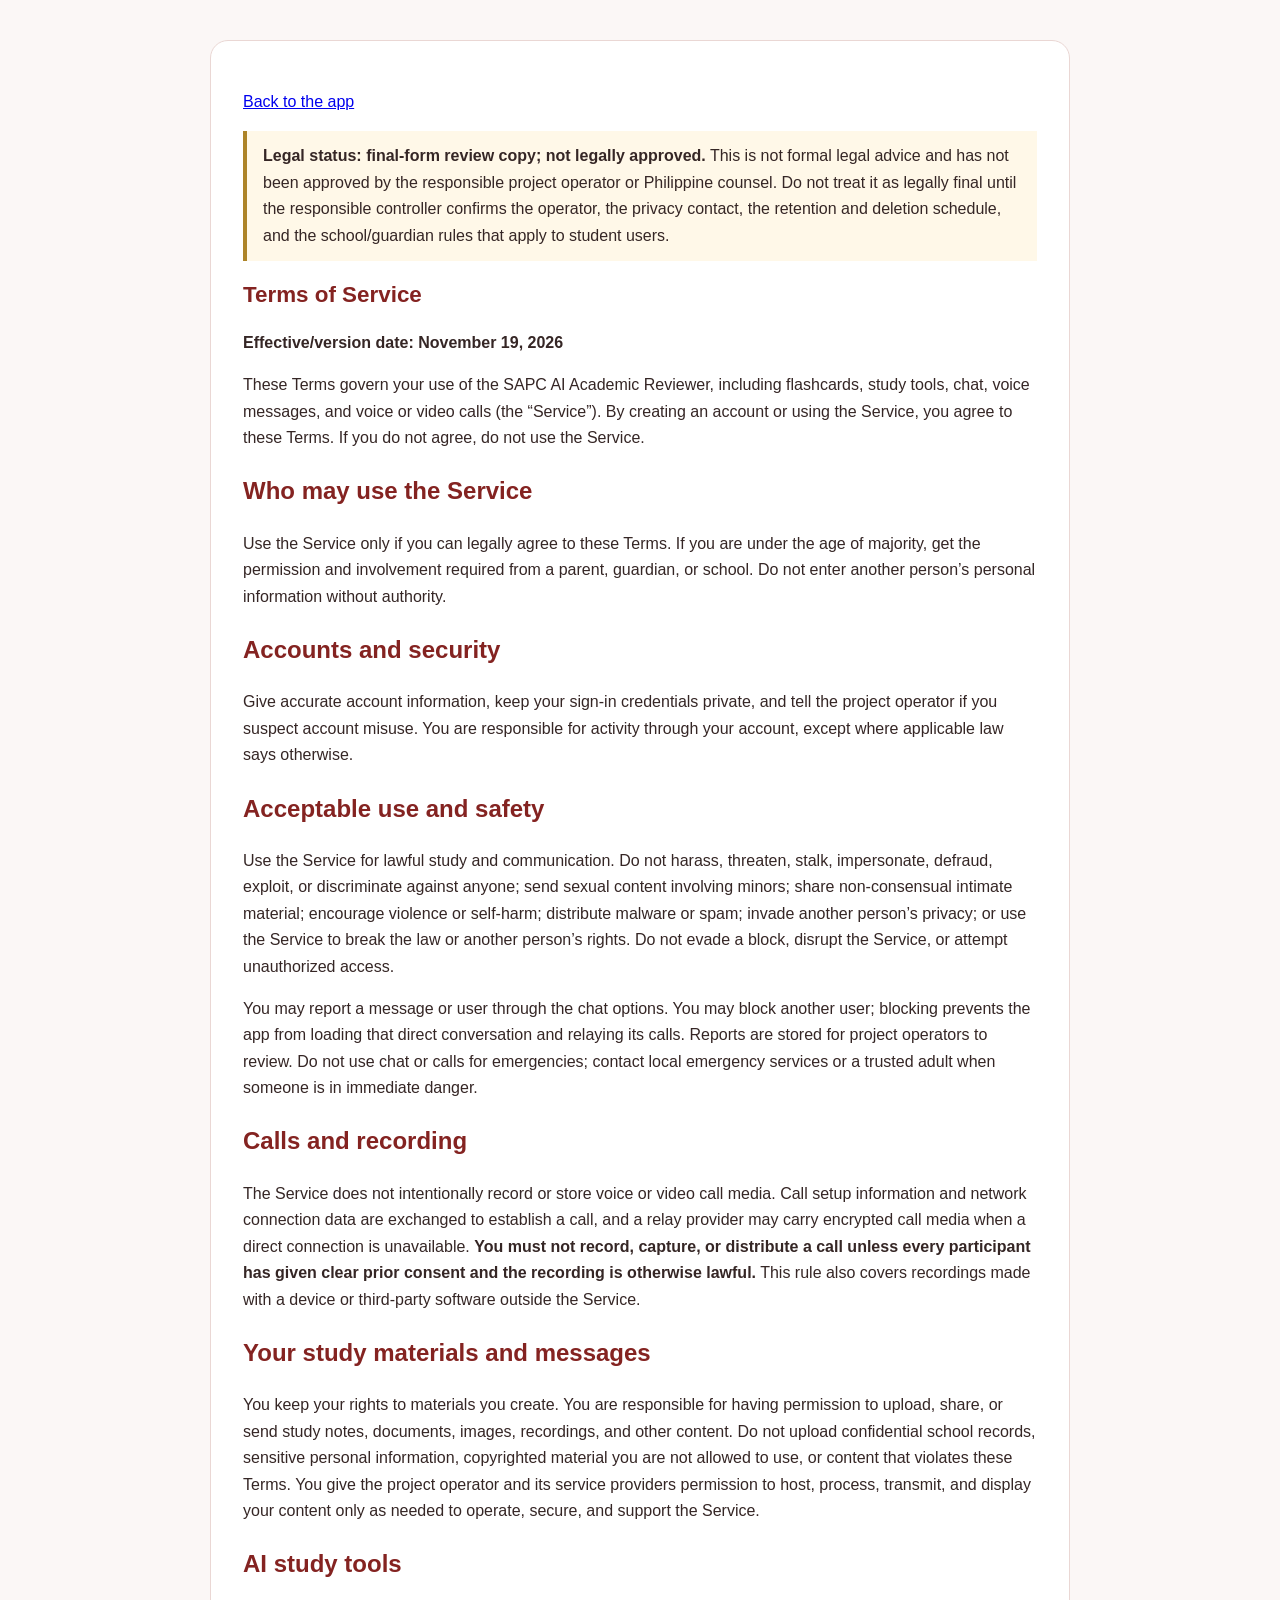
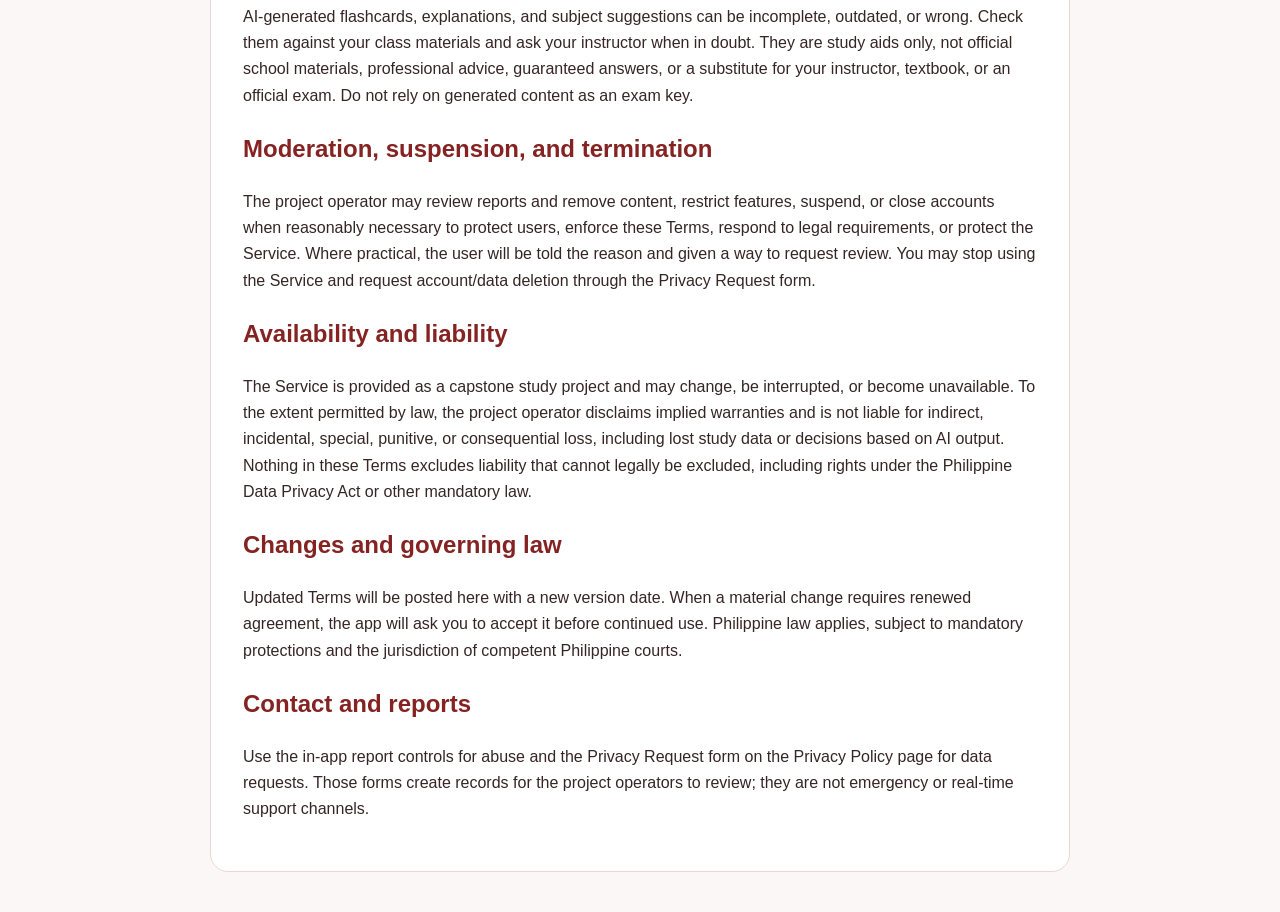
<file: public/terms.html>
<!DOCTYPE html>
<html lang="en">
<head>
  <meta charset="UTF-8" />
  <meta name="viewport" content="width=device-width, initial-scale=1" />
  <title>Terms of Service | SAPC AI Academic Reviewer</title>
  <link rel="stylesheet" href="style.css?v=20261119-legal-safety-v1" />
  <style>body{background:#fbf7f6;color:#352625}.legal-page{max-width:860px;margin:40px auto;padding:32px;background:#fff;border:1px solid #ead7d4;border-radius:18px;line-height:1.65}.legal-page h1,.legal-page h2{color:#842321}.legal-draft{padding:12px 16px;border-left:4px solid #ad8428;background:#fff8e8}.legal-page li{margin:.35em 0}@media(max-width:600px){.legal-page{margin:12px;padding:22px 18px}}</style>
</head>
<body><main class="legal-page">
  <p><a href="/">Back to the app</a></p>
  <p class="legal-draft"><strong>Legal status: final-form review copy; not legally approved.</strong> This is not formal legal advice and has not been approved by the responsible project operator or Philippine counsel. Do not treat it as legally final until the responsible controller confirms the operator, the privacy contact, the retention and deletion schedule, and the school/guardian rules that apply to student users.</p>
  <h1>Terms of Service</h1><p><strong>Effective/version date: November 19, 2026</strong></p>
  <p>These Terms govern your use of the SAPC AI Academic Reviewer, including flashcards, study tools, chat, voice messages, and voice or video calls (the “Service”). By creating an account or using the Service, you agree to these Terms. If you do not agree, do not use the Service.</p>
  <h2>Who may use the Service</h2><p>Use the Service only if you can legally agree to these Terms. If you are under the age of majority, get the permission and involvement required from a parent, guardian, or school. Do not enter another person’s personal information without authority.</p>
  <h2>Accounts and security</h2><p>Give accurate account information, keep your sign-in credentials private, and tell the project operator if you suspect account misuse. You are responsible for activity through your account, except where applicable law says otherwise.</p>
  <h2>Acceptable use and safety</h2><p>Use the Service for lawful study and communication. Do not harass, threaten, stalk, impersonate, defraud, exploit, or discriminate against anyone; send sexual content involving minors; share non-consensual intimate material; encourage violence or self-harm; distribute malware or spam; invade another person’s privacy; or use the Service to break the law or another person’s rights. Do not evade a block, disrupt the Service, or attempt unauthorized access.</p>
  <p>You may report a message or user through the chat options. You may block another user; blocking prevents the app from loading that direct conversation and relaying its calls. Reports are stored for project operators to review. Do not use chat or calls for emergencies; contact local emergency services or a trusted adult when someone is in immediate danger.</p>
  <h2>Calls and recording</h2><p>The Service does not intentionally record or store voice or video call media. Call setup information and network connection data are exchanged to establish a call, and a relay provider may carry encrypted call media when a direct connection is unavailable. <strong>You must not record, capture, or distribute a call unless every participant has given clear prior consent and the recording is otherwise lawful.</strong> This rule also covers recordings made with a device or third-party software outside the Service.</p>
  <h2>Your study materials and messages</h2><p>You keep your rights to materials you create. You are responsible for having permission to upload, share, or send study notes, documents, images, recordings, and other content. Do not upload confidential school records, sensitive personal information, copyrighted material you are not allowed to use, or content that violates these Terms. You give the project operator and its service providers permission to host, process, transmit, and display your content only as needed to operate, secure, and support the Service.</p>
  <h2>AI study tools</h2><p>AI-generated flashcards, explanations, and subject suggestions can be incomplete, outdated, or wrong. Check them against your class materials and ask your instructor when in doubt. They are study aids only, not official school materials, professional advice, guaranteed answers, or a substitute for your instructor, textbook, or an official exam. Do not rely on generated content as an exam key.</p>
  <h2>Moderation, suspension, and termination</h2><p>The project operator may review reports and remove content, restrict features, suspend, or close accounts when reasonably necessary to protect users, enforce these Terms, respond to legal requirements, or protect the Service. Where practical, the user will be told the reason and given a way to request review. You may stop using the Service and request account/data deletion through the Privacy Request form.</p>
  <h2>Availability and liability</h2><p>The Service is provided as a capstone study project and may change, be interrupted, or become unavailable. To the extent permitted by law, the project operator disclaims implied warranties and is not liable for indirect, incidental, special, punitive, or consequential loss, including lost study data or decisions based on AI output. Nothing in these Terms excludes liability that cannot legally be excluded, including rights under the Philippine Data Privacy Act or other mandatory law.</p>
  <h2>Changes and governing law</h2><p>Updated Terms will be posted here with a new version date. When a material change requires renewed agreement, the app will ask you to accept it before continued use. Philippine law applies, subject to mandatory protections and the jurisdiction of competent Philippine courts.</p>
  <h2>Contact and reports</h2><p>Use the in-app report controls for abuse and the Privacy Request form on the Privacy Policy page for data requests. Those forms create records for the project operators to review; they are not emergency or real-time support channels.</p>
</main></body></html>
</file>
<file: public/style.css>
:root {
  --primary: #7a1c1c;        /* Rich Maroon */
  --primary-dark: #5c1212;   /* Deep Maroon */
  --accent: #d4af37;         /* Academic Gold */
  --cream: #fbf6f6;          /* Light Reddish/Warm Tint */
  --paper: #ffffff;          /* Clean Card Surface */
  --ink: #2b1d1d;            /* Sharp Dark Text */
  --muted: #735c5c;          /* Secondary Text */
  --line: #e6d1d1;           /* Soft Border Stroke */
  --shadow: 0 10px 30px rgba(122, 28, 28, 0.08);
  --card-shadow: 0 4px 16px rgba(122, 28, 28, 0.05);
}

.app-toast {
  position: fixed;
  z-index: 10000;
  right: max(18px, env(safe-area-inset-right));
  bottom: max(18px, env(safe-area-inset-bottom));
  width: min(420px, calc(100vw - 32px));
  max-height: min(30vh, 180px);
  overflow: auto;
  padding: 12px 16px;
  border: 1px solid var(--line);
  border-left: 4px solid var(--accent);
  border-radius: 10px;
  background: var(--paper);
  color: var(--ink);
  box-shadow: var(--shadow);
  opacity: 0;
  pointer-events: none;
  transform: translateY(8px);
  transition: opacity .18s ease, transform .18s ease;
}
.app-toast.visible { opacity: 1; transform: translateY(0); }
.app-toast[data-kind="error"] { border-left-color: #c43a3a; }
.app-toast[data-kind="success"] { border-left-color: #278347; }
@media (prefers-reduced-motion: reduce) { .app-toast { transition: none; } }

.friend-remove-content { position: relative; display: grid; grid-template-columns: 44px minmax(0, 1fr); align-items: start; gap: 16px; max-width: 440px; padding: 26px; border-top: 4px solid var(--primary); }
.friend-remove-icon { display: grid; width: 42px; height: 42px; place-items: center; border: 1px solid color-mix(in srgb, #b94141 28%, var(--line)); border-radius: 13px; background: color-mix(in srgb, #b94141 10%, var(--paper)); color: #a52f2f; font-size: 1.25rem; font-weight: 800; }
.friend-remove-copy .modal-eyebrow { margin: 1px 0 5px; }
.friend-remove-copy h2 { margin: 0; color: var(--ink); font-size: 1.1rem; }
.friend-remove-copy > p:last-child { margin: 7px 0 0; color: var(--muted); line-height: 1.5; overflow-wrap: anywhere; }
.friend-remove-copy .friend-remove-error { margin-top: 9px; color: #a52f2f; font-size: .84rem; font-weight: 650; }
.friend-remove-actions { display: flex; grid-column: 1 / -1; justify-content: flex-end; gap: 10px; margin-top: 4px; }
.friend-remove-actions button { min-height: 44px; padding: 9px 16px; border-radius: 10px; font: inherit; font-weight: 700; cursor: pointer; }
.friend-remove-actions .danger-btn { border: 1px solid #a52f2f; background: #a52f2f; color: #fff; }
.friend-remove-actions .danger-btn:hover { background: #852222; }
.friend-remove-actions .danger-btn:disabled { opacity: .6; cursor: wait; }
.chat-block-confirm-content { border-top: 4px solid var(--primary); }
.chat-block-confirm-modal { z-index: 1300; }
.chat-block-confirm-content .friend-remove-icon { background: color-mix(in srgb, var(--primary) 10%, var(--paper)); color: var(--primary); }
@media (max-width: 480px) {
  .friend-remove-content { gap: 12px; padding: 20px; }
  .friend-remove-actions { flex-direction: column-reverse; }
  .friend-remove-actions button { width: 100%; }
}

.save-deck-tags {
  flex: 1 1 150px;
  min-width: min(100%, 150px);
  min-height: 42px;
  padding: 8px 11px;
  border: 1px solid var(--line);
  border-radius: 10px;
  background: var(--paper);
  color: var(--ink);
  font: inherit;
  font-size: 16px;
}

/* RICH CHOCOLATE ESPRESSO DARK THEME */
body.dark-theme {
  --cream: #2d1e18;          /* Deeper, warmer chocolate brown background */
  --paper: #3d2b23;          /* Rich espresso panel surface */
  --ink: #fcf6f0;            /* Warm off-white text for crisp readability */
  --muted: #d9beaf;          /* Warm toasted almond secondary text */
  --line: #5c4135;           /* Distinct warm brown borders */
  --primary: #d95749;        /* Lively coral red against the espresso palette */
  --primary-dark: #ef765e;
  --accent: #e5b842;         /* Rich warm gold */
  --shadow: 0 10px 30px rgba(0, 0, 0, 0.55);
  --card-shadow: 0 4px 16px rgba(0, 0, 0, 0.4);
}

* { box-sizing: border-box; }

select {
  color: var(--ink);
  background-color: var(--paper);
  border-color: var(--line);
  color-scheme: light;
}

body.dark-theme select { color-scheme: dark; }

select option {
  background: var(--paper);
  color: var(--ink);
}

select:focus-visible {
  border-color: var(--primary) !important;
  outline: 3px solid color-mix(in srgb, var(--primary) 22%, transparent);
  outline-offset: 1px;
}

body {
  margin: 0;
  font-family: "Inter", -apple-system, BlinkMacSystemFont, sans-serif;
  background: var(--cream);
  color: var(--ink);
  min-height: 100vh;
  display: flex;
  flex-direction: column;
  transition: background-color 0.25s ease, color 0.25s ease;
}

/* Mobile-safe overflow for auth screen */
body.auth-active {
  overflow-y: auto !important;
  min-height: 100dvh !important;
}

.hidden { display: none !important; }
.text-btn { border: 0; background: transparent; color: var(--primary); cursor: pointer; font-weight: 600; padding: 8px; }
.progress-stat-grid { display: grid; grid-template-columns: repeat(4, 1fr); gap: 12px; }
.progress-stat { border: 1px solid var(--line); border-radius: 12px; padding: 16px; background: var(--paper); display: grid; gap: 4px; }
.progress-stat strong { color: var(--primary); font-size: 1.5rem; }
.progress-stat span { color: var(--muted); font-size: .8rem; }
.profile-form { display: grid; gap: 8px; }
.profile-form input, .profile-form textarea, .profile-form select { width: 100%; }
.form-help { display: block; margin-top: 5px; color: var(--muted); font-size: .75rem; line-height: 1.4; }
.account-link-card { display: flex; align-items: center; justify-content: space-between; gap: 14px; padding: 14px; border: 1px solid var(--line); border-radius: 12px; background: var(--cream); text-align: left; }
.account-link-card strong { display: block; color: var(--ink); font-size: .88rem; }
.account-link-card p { margin: 4px 0 0; color: var(--muted); font-size: .76rem; line-height: 1.4; }
.account-link-card button { flex: 0 0 auto; white-space: nowrap; }
.saved-decks-list { display: grid; gap: 7px; margin-top: 10px; }
.saved-deck-item { border: 1px solid var(--line); border-radius: 8px; padding: 8px; text-align: left; background: var(--paper); color: var(--ink); cursor: pointer; }
.saved-deck-item small { display: block; color: var(--muted); margin-top: 3px; }
.collapsible-panel summary { cursor: pointer; list-style: none; font-family: "Plus Jakarta Sans", sans-serif; font-weight: 700; color: var(--primary); }
.collapsible-panel summary::-webkit-details-marker { display: none; }
.collapsible-panel summary::after { content: "+"; float: right; font-size: 1.2rem; }
.collapsible-panel[open] summary::after { content: "−"; }
.collapsible-panel > input, .collapsible-panel > .friend-search-row { margin-top: 14px; }
.profile-photo-preview { width: 84px; height: 84px; border-radius: 50%; object-fit: cover; border: 2px solid var(--accent); }
.photo-crop-content { width: min(100%, 460px); }
.photo-crop-stage { display: grid; place-items: center; padding: 24px; border-radius: 14px; background: #171313; }
.photo-crop-editor { position: relative; width: min(100%, 320px); aspect-ratio: 1; }
#photo-crop-canvas { display: block; width: 100%; height: auto; aspect-ratio: 1; border-radius: 50%; cursor: grab; touch-action: none; }
#photo-crop-canvas.is-dragging { cursor: grabbing; }
.photo-crop-guides { position: absolute; inset: 0; overflow: hidden; border-radius: 50%; pointer-events: none; }
.photo-crop-guides i, .photo-crop-guides b { position: absolute; display: block; background: rgba(255,255,255,.62); }
.photo-crop-guides i:nth-child(1), .photo-crop-guides i:nth-child(2) { top: 0; bottom: 0; width: 1px; }
.photo-crop-guides i:nth-child(1) { left: 33.333%; }
.photo-crop-guides i:nth-child(2) { left: 66.666%; }
.photo-crop-guides i:nth-child(3), .photo-crop-guides i:nth-child(4) { left: 0; right: 0; height: 1px; }
.photo-crop-guides i:nth-child(3) { top: 33.333%; }
.photo-crop-guides i:nth-child(4) { top: 66.666%; }
.photo-crop-guides b { top: 50%; left: 50%; transform: translate(-50%, -50%); width: 8px; height: 8px; border: 1px solid rgba(255,255,255,.85); border-radius: 50%; background: transparent; }
.photo-crop-guides b:nth-child(6) { top: 0; bottom: 0; left: 50%; width: 1px; height: auto; transform: none; border: 0; background: rgba(255,255,255,.28); }
.photo-crop-guides::after { content: ""; position: absolute; top: 50%; left: 0; right: 0; height: 1px; background: rgba(255,255,255,.28); }
.photo-rotation-handle { position: absolute; top: -19px; right: -19px; display: grid; place-items: center; width: 38px; height: 38px; padding: 0; border: 3px solid var(--paper); border-radius: 50%; background: var(--accent); color: var(--primary-dark); font-size: 1.25rem; font-weight: 800; cursor: grab; touch-action: none; box-shadow: 0 3px 10px rgba(0,0,0,.35); }
.photo-rotation-handle:active, .photo-rotation-handle.is-dragging { cursor: grabbing; }
.photo-zoom-control { display: grid; grid-template-columns: auto 1fr; align-items: center; gap: 12px; margin-top: 16px; color: var(--ink); font-size: .82rem; font-weight: 700; }
.photo-zoom-control input { width: 100%; accent-color: var(--primary); }
.photo-guides-toggle { display: flex; align-items: center; gap: 8px; margin-top: 12px; color: var(--muted); font-size: .8rem; cursor: pointer; }
.photo-guides-toggle input { width: 16px; height: 16px; accent-color: var(--primary); }
.photo-crop-editor.guides-hidden .photo-crop-guides { display: none; }
.photo-crop-help { margin: 10px 0 0; color: var(--muted); font-size: .78rem; line-height: 1.4; }
.friend-search-row { display: flex; gap: 7px; }
.friend-search-row input { min-width: 0; flex: 1; }
.friends-search-card .friend-search-row input {
  border: 1px solid var(--line);
  border-radius: 8px;
  background: var(--cream);
  color: var(--ink);
  transition: background-color .2s ease, border-color .2s ease, color .2s ease, box-shadow .2s ease;
}
.friends-search-card .friend-search-row input::placeholder { color: var(--muted); opacity: .8; }
.friends-search-card .friend-search-row input:focus { border-color: var(--accent); outline: none; box-shadow: 0 0 0 3px color-mix(in srgb, var(--accent) 22%, transparent); }
.shs-subject-picker { display: grid; grid-template-columns: minmax(0, .8fr) minmax(0, 1fr) minmax(0, 1.3fr); align-items: end; gap: 10px; margin: 4px 0 14px; padding: 12px 0; border-top: 1px solid var(--line); border-bottom: 1px solid var(--line); }
.shs-subject-heading { grid-column: 1 / -1; display: flex; align-items: baseline; gap: 9px; }
.shs-subject-heading strong { color: var(--ink); font-size: .9rem; }
.shs-subject-heading span { color: var(--muted); font-size: .76rem; }
.shs-subject-heading .subject-ai-mode { display: inline-flex; align-items: center; min-height: 25px; padding: 3px 9px; border: 1px solid color-mix(in srgb, var(--primary) 22%, var(--line)); border-radius: 999px; background: color-mix(in srgb, var(--primary) 7%, var(--paper)); color: var(--primary); font-size: .7rem; font-weight: 700; line-height: 1.2; }
.shs-subject-field { display: grid; align-content: start; gap: 6px; min-width: 0; }
.shs-subject-field label { color: var(--muted); font-size: .78rem; font-weight: 700; }
.shs-subject-field select { width: 100%; min-width: 0; min-height: 42px; padding: 9px 34px 9px 11px; border: 1px solid var(--line); border-radius: 9px; background: var(--paper); color: var(--ink); font: inherit; font-size: .84rem; line-height: 1.25; }
.shs-subject-field select:disabled { cursor: not-allowed; opacity: .68; }
.subject-auto-detect { grid-column: 1 / -1; display: flex; align-items: center; gap: 10px; min-width: 0; }
.subject-auto-detect button { flex: 0 0 auto; padding: 6px 10px; font-size: .74rem; }
.subject-auto-detect span { color: var(--muted); font-size: .72rem; line-height: 1.4; }
.subject-auto-detect span.error { color: #bd4a3f; }
.subject-auto-detect span.success { color: #28734a; }
select.themed-native-select { display: none !important; }
.themed-select { position: relative; width: 100%; min-width: 0; }
.themed-select.open { z-index: 60; }
.themed-select-trigger { display: flex; align-items: center; justify-content: space-between; gap: 12px; width: 100%; min-width: 0; min-height: 44px; padding: 9px 13px; border: 1px solid var(--line); border-radius: 11px; background: linear-gradient(180deg, var(--paper), color-mix(in srgb, var(--paper) 94%, var(--cream))); color: var(--ink); box-shadow: 0 2px 7px rgba(40, 15, 15, .06), inset 0 1px rgba(255,255,255,.4); font: inherit; font-size: .86rem; text-align: left; cursor: pointer; transition: border-color .18s ease, box-shadow .18s ease, background .18s ease, transform .18s ease; }
.themed-select-value { min-width: 0; overflow: hidden; text-overflow: ellipsis; white-space: nowrap; }
.themed-select-trigger::after { content: ""; flex: 0 0 7px; width: 7px; height: 7px; border-right: 1.5px solid var(--muted); border-bottom: 1.5px solid var(--muted); transform: rotate(45deg) translateY(-2px); transition: transform .18s ease; }
.themed-select-trigger:hover, .themed-select.open .themed-select-trigger { border-color: color-mix(in srgb, var(--primary) 65%, var(--line)); background: color-mix(in srgb, var(--paper) 92%, var(--primary)); box-shadow: 0 5px 15px color-mix(in srgb, var(--primary) 13%, transparent); }
.themed-select-trigger:focus-visible { outline: 3px solid color-mix(in srgb, var(--primary) 24%, transparent); outline-offset: 2px; border-color: var(--primary); }
.themed-select-trigger:disabled { cursor: not-allowed; opacity: .62; box-shadow: none; }
.themed-select.open .themed-select-trigger::after { transform: rotate(225deg) translate(-1px, -1px); }
.themed-select-menu { position: absolute; z-index: 80; top: calc(100% + 7px); left: 0; display: none; width: max(100%, 220px); max-height: min(340px, 48vh); overflow-y: auto; overscroll-behavior: contain; padding: 8px; border: 1px solid var(--line); border-radius: 14px; background: var(--paper); box-shadow: 0 18px 42px rgba(20, 10, 10, .2); scrollbar-width: thin; scrollbar-color: color-mix(in srgb, var(--primary) 38%, var(--line)) transparent; }
.themed-select.open .themed-select-menu { display: grid; gap: 5px; }
.themed-select-search { position: sticky; top: -8px; z-index: 1; width: 100%; min-height: 40px; padding: 9px 11px; border: 1px solid var(--line); border-radius: 9px; background: var(--cream); color: var(--ink); font: inherit; font-size: .82rem; }
.themed-select-search:focus { outline: 2px solid color-mix(in srgb, var(--primary) 28%, transparent); border-color: var(--primary); }
.themed-select-options { display: grid; gap: 2px; }
.themed-select-empty { margin: 0; padding: 10px; color: var(--muted); font-size: .76rem; line-height: 1.35; }
.themed-select-option { width: 100%; min-height: 38px; padding: 9px 11px; border: 0; border-radius: 8px; background: transparent; color: var(--ink); font: inherit; font-size: .83rem; line-height: 1.35; text-align: left; white-space: normal; overflow-wrap: anywhere; cursor: pointer; transition: background .14s ease, color .14s ease; }
.themed-select-option:hover, .themed-select-option:focus-visible { outline: none; background: color-mix(in srgb, var(--primary) 12%, var(--paper)); color: var(--primary); }
.themed-select-option[aria-selected="true"] { background: color-mix(in srgb, var(--primary) 17%, var(--paper)); color: var(--primary); font-weight: 700; }
.themed-select-option:disabled { cursor: not-allowed; opacity: .48; }
@media (max-width: 600px) {
  .themed-select-trigger { min-height: 46px; padding-inline: 12px; }
  .themed-select-menu { width: min(100%, 300px); max-height: min(55dvh, 360px); }
  .themed-select-option { min-height: 42px; }
}
#study-controls > .themed-select { width: auto; min-width: 140px; flex: 0 1 170px; }
.shs-subject-note { grid-column: 1 / -1; margin: 0; color: var(--muted); font-size: .74rem; }
@media (max-width: 700px) { .shs-subject-picker { grid-template-columns: 1fr 1fr; } .shs-subject-field:last-of-type, .shs-subject-note { grid-column: 1 / -1; } }
.friend-status { margin: 10px 0 0; padding: 9px 11px; border-radius: 9px; background: var(--cream); color: var(--muted); font-size: .78rem; line-height: 1.35; }
.friend-status.success { color: #28734a; background: rgba(40, 115, 74, .1); }
.friend-status.error { color: #a33434; background: rgba(163, 52, 52, .1); }
.friend-item { display: grid; gap: 8px; }
.friend-item > .friend-item-content { min-width: 0; }
.friend-item > .friend-item-content strong { overflow-wrap: anywhere; }
.friend-presence {
  display: inline-flex;
  align-items: center;
  gap: 5px;
  color: var(--muted);
  font-size: .68rem;
}
.friend-presence::before {
  width: 7px;
  height: 7px;
  border-radius: 50%;
  background: var(--muted);
  content: "";
}
.friend-presence.online { color: #28734a; }
.friend-presence.online::before { background: #2f9e5b; }
.friend-item .friend-action-row { flex-wrap: wrap; }
.friend-item .friend-action-row button { flex: 1 1 auto; }
.side-card h4 { margin: 14px 0 6px; color: var(--muted); font-size: .78rem; }
.friend-action-row { display: flex; gap: 5px; margin-top: 6px; }
.friend-action-row button { padding: 5px 8px; font-size: .75rem; }
.community-tip { margin: 12px 0 0; color: var(--muted); font-size: .74rem; line-height: 1.45; }
.friends-page {
  width: min(1120px, calc(100% - 32px));
  margin: 0 auto;
  padding: 34px 0 60px;
}
.friends-page-header {
  display: flex;
  align-items: flex-end;
  justify-content: space-between;
  gap: 20px;
  margin-bottom: 22px;
}
.friends-page-header h1 { margin: 0; color: var(--primary); }
.friends-page-header p:not(.modal-eyebrow) { margin: 6px 0 0; color: var(--muted); }
.friends-page-grid {
  display: grid;
  grid-template-columns: repeat(2, minmax(0, 1fr));
  gap: 16px;
}
.friends-card {
  min-width: 0;
  padding: 20px;
  border: 1px solid var(--line);
  border-radius: 16px;
  background: var(--paper);
  box-shadow: var(--shadow);
}
.friends-card h2 { margin: 0 0 14px; color: var(--primary); font-size: 1.05rem; }
.friends-search-card, .friends-list-card { grid-column: 1 / -1; }
.friends-list-card .saved-deck-item { display: grid; }
@media (max-width: 700px) {
  .friends-page { width: min(100% - 20px, 560px); padding-top: 20px; }
  .friends-page-header { align-items: flex-start; flex-direction: column; }
  .friends-page-header button { width: 100%; }
  .friends-page-grid { grid-template-columns: 1fr; }
  .friends-search-card, .friends-list-card { grid-column: auto; }
}
.friend-profile-modal-content { max-width: 500px; }
.friend-profile-body { display: grid; gap: 20px; }
.friend-profile-heading { display: flex; align-items: center; gap: 14px; }
.friend-profile-photo, .friend-profile-avatar {
  display: grid;
  flex: 0 0 72px;
  width: 72px;
  height: 72px;
  place-items: center;
  border-radius: 50%;
}
.friend-profile-photo { object-fit: cover; border: 2px solid var(--accent); }
.friend-profile-avatar { background: var(--primary); color: #fff; font-size: 1.5rem; font-weight: 800; }
.friend-profile-heading h2 { margin: 0; color: var(--ink); font-size: 1.25rem; }
.friend-profile-heading p { margin: 3px 0 7px; color: var(--muted); }
.friend-profile-details { display: grid; grid-template-columns: repeat(2, 1fr); gap: 10px; }
.friend-profile-details div { padding: 11px 12px; border: 1px solid var(--line); border-radius: 10px; background: var(--cream); }
.friend-profile-details span { display: block; color: var(--muted); font-size: .7rem; }
.friend-profile-details strong { display: block; margin-top: 3px; color: var(--ink); font-size: .85rem; }
.friend-profile-bio { margin: 0; padding: 14px; border-radius: 10px; background: var(--cream); color: var(--ink); line-height: 1.5; white-space: pre-wrap; }
.chat-modal-content { width: min(100%, 560px); }
#chat-modal { align-items: stretch; justify-content: stretch; padding: 0; }
#chat-modal .chat-modal-content {
  width: 100%;
  max-width: none;
  height: 100vh;
  height: 100dvh;
  max-height: 100dvh;
  min-height: 0;
  overflow: hidden;
  gap: 12px;
  padding: max(16px, env(safe-area-inset-top)) max(18px, env(safe-area-inset-right)) max(14px, env(safe-area-inset-bottom)) max(18px, env(safe-area-inset-left));
  border: 0;
  border-radius: 0;
}
#chat-modal .modal-header,
#chat-modal .chat-peer,
#chat-modal .chat-typing,
#chat-modal .chat-form,
#chat-modal #chat-attachment-preview,
#chat-modal #chat-status { flex: 0 0 auto; }
#chat-modal .chat-peer { margin: 0; }
#chat-modal .chat-typing { min-height: 0; margin: 0; }
#chat-modal .chat-messages { flex: 1 1 auto; min-height: 0; max-height: none; overscroll-behavior: contain; }
#chat-modal .chat-form { align-items: center; margin: 0; }
#chat-modal .chat-modal-content { background: var(--paper); box-shadow: none; }
#chat-modal .modal-header {
  min-height: 64px;
  align-items: center;
  padding: 0 2px 12px;
  border-bottom: 1px solid var(--line);
}
#chat-modal .modal-header h3 { margin: 0; font-size: 1.15rem; letter-spacing: -.02em; }
#chat-modal .modal-eyebrow { margin: 0 0 3px; font-size: .65rem; letter-spacing: .12em; }
#chat-modal .close-btn { width: 40px; height: 40px; border-radius: 50%; }
#chat-modal .chat-peer {
  min-height: 42px;
  padding: 0 2px;
  color: var(--muted);
}
#chat-modal .chat-peer-avatar,
#chat-modal .chat-peer-photo { width: 34px; height: 34px; }
#chat-modal .chat-messages {
  gap: 12px;
  padding: clamp(16px, 2.5vw, 28px);
  border-radius: 16px;
  background: color-mix(in srgb, var(--cream) 72%, var(--paper));
}
#chat-modal .chat-bubble {
  max-width: min(72%, 620px);
  padding: 11px 15px;
  border-radius: 16px 16px 16px 5px;
  line-height: 1.45;
  box-shadow: 0 2px 8px rgba(37, 18, 18, .06);
}
#chat-modal .chat-bubble.own { border-radius: 16px 16px 5px 16px; }
#chat-modal .chat-bubble.has-image-attachment {
  width: fit-content;
  max-width: 78%;
  min-width: 0;
  padding: 10px;
  background: var(--primary);
}
#chat-modal .chat-bubble img.chat-inline-image {
  display: block;
  width: auto;
  max-width: min(480px, 58vw);
  height: auto;
  max-height: 52vh;
  margin-top: 0;
  border-radius: 11px;
  object-fit: contain;
}
#chat-modal .chat-image-grid:not(.single) {
  display: grid;
  grid-template-columns: repeat(2, minmax(0, 1fr));
  gap: 6px;
  width: min(520px, 62vw);
  max-width: 100%;
}
#chat-modal .chat-image-grid:not(.single) .chat-inline-image {
  width: 100%;
  max-width: none;
  height: clamp(120px, 18vw, 210px);
  max-height: none;
  margin: 0;
  border-radius: 9px;
  object-fit: contain;
  background: #fff;
}
#chat-modal .chat-bubble.has-image-attachment .chat-meta { padding: 0 3px; }
#chat-modal .chat-message-menu-trigger { width: 38px; min-width: 38px; min-height: 38px; padding: 0; font-size: 0; }
#chat-modal .chat-message-menu-trigger::after { content: "⋯"; font-size: 1.3rem; line-height: 1; }
#chat-modal .chat-form {
  flex-wrap: nowrap;
  gap: 9px;
  padding: 10px 12px;
  border: 1px solid var(--line);
  border-radius: 16px;
  background: var(--paper);
  box-shadow: 0 4px 18px rgba(37, 18, 18, .08);
}
#chat-modal .chat-form #chat-input {
  width: 100%;
  flex: 0 1 auto;
  min-height: 44px;
  padding: 8px 10px;
  border: 0;
  border-radius: 8px;
  background: transparent;
  color: var(--ink);
  outline: none;
}
#chat-modal .chat-compose-field { display: flex; flex: 1 1 auto; flex-direction: column; gap: 7px; min-width: 0; padding: 7px; border: 1px solid var(--line); border-radius: 12px; background: var(--cream); }
#chat-modal .chat-form #chat-input:focus { box-shadow: none; }
#chat-modal .chat-form > button[type="submit"] { min-height: 44px; padding: 0 20px; border-radius: 11px; }
#chat-modal .chat-tool-btn { border-radius: 10px; }
#chat-modal .chat-tool-btn:hover { background: var(--cream); }
#chat-modal #chat-status { margin: 0; }
#chat-security-note { display: block; margin-top: 4px; color: #28734a; font-size: .72rem; }
.chat-messages {
  display: flex;
  flex-direction: column;
  gap: 8px;
  min-height: 260px;
  max-height: 48vh;
  overflow-y: auto;
  padding: 14px;
  border: 1px solid var(--line);
  border-radius: 12px;
  background: var(--cream);
}
.chat-bubble {
  position: relative;
  align-self: flex-start;
  max-width: 82%;
  padding: 9px 12px;
  border-radius: 13px 13px 13px 4px;
  background: var(--paper);
  color: var(--ink);
  white-space: pre-wrap;
  overflow-wrap: anywhere;
}
.chat-bubble.own {
  align-self: flex-end;
  border-radius: 13px 13px 4px 13px;
  background: var(--primary);
  color: #fff;
}
.chat-bubble.unsent {
  opacity: 0.6;
  font-style: italic;
}
.chat-bubble img.chat-inline-image { display: block; max-width: min(300px, 100%); max-height: 300px; margin-top: 6px; border-radius: 9px; object-fit: contain; }
.chat-bubble img.chat-inline-image[role="button"] { cursor: zoom-in; }
.chat-bubble img.chat-inline-image[role="button"]:focus-visible { outline: 3px solid var(--accent); outline-offset: 3px; }
.chat-image-viewer { position: fixed; inset: 0; z-index: 1200; display: grid; grid-template-columns: minmax(0, 1fr); grid-template-rows: minmax(0, 1fr); align-items: center; overflow: hidden; padding: 68px 24px 8px; background: rgba(0, 0, 0, .94); }
.chat-image-viewer.hidden { display: none; }
.chat-image-viewer-stage { display: grid; grid-column: 1; grid-row: 1; min-width: 0; min-height: 0; place-items: center; overflow: hidden; padding: 8px 4px; }
.chat-image-viewer-stage img { display: block; width: auto; height: auto; max-width: min(1200px, calc(100vw - 48px)); max-height: calc(100vh - 100px); max-height: calc(100dvh - 100px); min-width: 0; min-height: 0; object-fit: contain; }
.chat-image-viewer-toolbar { position: absolute; top: 12px; right: 16px; left: 16px; z-index: 2; display: flex; align-items: center; gap: 10px; }
.chat-image-viewer-toolbar > div { display: flex; gap: 10px; }
.chat-image-viewer-toolbar button { display: grid; place-items: center; min-width: 44px; height: 44px; padding: 0 14px; border: 1px solid rgba(255,255,255,.18); border-radius: 22px; background: rgba(20,20,20,.72); color: #fff; font: inherit; font-weight: 700; cursor: pointer; }
.chat-image-viewer-toolbar button:hover { background: rgba(70,70,70,.9); }
.chat-image-viewer-close { font-size: 1.8rem !important; }
.chat-image-save-btn { display: block; margin-top: 7px; padding: 6px 10px; border: 1px solid currentColor; border-radius: 7px; background: transparent; color: inherit; font: inherit; font-size: .76rem; cursor: pointer; }
.chat-image-save-btn:disabled { opacity: .6; cursor: wait; }
.chat-message-menu-trigger { position: absolute; z-index: 4; top: 7px; right: 7px; display: inline-flex; align-items: center; justify-content: center; min-width: 42px; min-height: 40px; padding: 0 11px; border: 1px solid rgba(255,255,255,.78); border-radius: 9px; background: var(--accent); color: #2b1d1d; box-shadow: 0 2px 8px rgba(0,0,0,.25); font: inherit; font-size: .72rem; font-weight: 800; line-height: 1; white-space: nowrap; cursor: pointer; opacity: 1; transition: transform .15s ease, filter .15s ease; }
.chat-message-menu-trigger:hover, .chat-message-menu-trigger:focus-visible { filter: brightness(1.06); transform: translateY(-1px); outline: 2px solid var(--paper); outline-offset: 2px; }
.chat-bubble.own.has-message-menu:not(.has-image-attachment) { padding-right: 124px; }
.chat-message-menu { position: absolute; z-index: 3; top: 28px; right: 4px; min-width: 150px; padding: 4px; border: 1px solid var(--line); border-radius: 9px; background: var(--paper); box-shadow: 0 8px 24px rgba(0,0,0,.16); }
.chat-message-menu button { width: 100%; min-height: 42px; padding: 10px 12px; border: 0; border-radius: 7px; background: transparent; color: var(--ink); font: inherit; font-size: .84rem; font-weight: 650; text-align: left; cursor: pointer; }
.chat-message-menu button:hover { background: var(--cream); }
.chat-typing { min-height: 18px; margin: 0 0 6px; color: var(--muted); font-size: .76rem; }
.chat-typing-dots { display: inline-block; width: 18px; overflow: hidden; vertical-align: bottom; animation: chat-typing-dots 1.1s steps(4, end) infinite; }
@keyframes chat-typing-dots { from { width: 0; } to { width: 18px; } }
.chat-attachment-preview { display: grid; flex: 0 1 auto; grid-template-columns: repeat(auto-fill, minmax(112px, 1fr)); gap: 8px; width: 100%; max-height: 250px; min-width: 0; overflow: auto; color: var(--muted); font-size: .76rem; }
.chat-attachment-item { position: relative; min-width: 0; aspect-ratio: 1.2; overflow: hidden; border: 1px solid var(--line); border-radius: 10px; background: var(--paper); }
.chat-attachment-thumbnail { display: block; width: 100%; height: 100%; object-fit: cover; }
.chat-attachment-item.is-file { display: grid; place-items: center; padding: 12px; overflow-wrap: anywhere; text-align: center; }
.chat-attachment-item.is-file span { max-height: 100%; overflow: hidden; }
.chat-attachment-preview .chat-attachment-remove { position: absolute; top: 6px; right: 6px; display: grid; place-items: center; width: 28px; height: 28px; margin: 0; padding: 0 0 2px; border: 1px solid rgba(255,255,255,.8); border-radius: 50%; background: rgba(30, 20, 20, .78); color: white; font-size: 1.25rem; line-height: 1; cursor: pointer; }
@media (hover: hover) and (pointer: fine) {
  #chat-take-photo-btn { display: none; }
}
#chat-modal .chat-modal-content.is-dragging-attachment { outline: 3px dashed var(--primary); outline-offset: -10px; }
.chat-sending { display: flex; align-items: center; gap: 4px; width: fit-content; padding: 10px 13px; border-radius: 13px 13px 13px 4px; background: var(--paper); color: var(--muted); }
.chat-sending span { width: 5px; height: 5px; border-radius: 50%; background: currentColor; animation: chat-send-pulse .9s ease-in-out infinite; }
.chat-sending span:nth-child(2) { animation-delay: .15s; }
.chat-sending span:nth-child(3) { animation-delay: .3s; }
@keyframes chat-send-pulse { 0%, 60%, 100% { opacity: .35; transform: translateY(0); } 30% { opacity: 1; transform: translateY(-4px); } }
.unsend-msg-btn {
  display: inline-block;
  margin-top: 4px;
  padding: 2px 6px;
  background: transparent;
  border: 1px solid rgba(255, 255, 255, 0.4);
  color: inherit;
  font-size: 0.65rem;
  border-radius: 4px;
  cursor: pointer;
  opacity: 0.8;
}
.unsend-msg-btn:hover {
  opacity: 1;
  background: rgba(0, 0, 0, 0.15);
}
.chat-form { display: flex; gap: 8px; margin-top: 12px; }
.chat-form input { flex: 1; min-width: 0; }
.chat-form button { flex: 0 0 auto; }
.chat-peer { display: flex; align-items: center; gap: 8px; margin-bottom: 10px; color: var(--muted); font-size: .78rem; }
.chat-peer-photo, .chat-peer-avatar { width: 32px; height: 32px; border-radius: 50%; object-fit: cover; background: var(--primary); color: #fff; display: grid; place-items: center; font-weight: 700; }
.chat-tool-btn { border: 0; background: transparent; color: var(--primary); cursor: pointer; display: grid; place-items: center; min-width: 36px; min-height: 36px; }
.chat-photo-picker-wrap { position: relative; display: grid; place-items: center; }
.chat-photo-choice { position: absolute; z-index: 5; bottom: calc(100% + 8px); left: 0; width: max-content; min-width: 185px; padding: 5px; border: 1px solid var(--line); border-radius: 10px; background: var(--paper); box-shadow: 0 8px 24px rgba(0,0,0,.16); }
.chat-photo-choice button { display: block; width: 100%; min-height: 42px; padding: 10px 12px; border: 0; border-radius: 7px; background: transparent; color: var(--ink); font: inherit; font-size: .86rem; font-weight: 650; text-align: left; cursor: pointer; }
.chat-photo-choice button:hover, .chat-photo-choice button:focus-visible { background: var(--cream); }
.chat-file-btn { padding: 0 5px; border-radius: 8px; transition: background .15s ease, color .15s ease; }
.chat-file-btn:hover, .chat-file-btn:focus-visible { background: var(--cream); color: var(--ink); outline: none; }
.chat-file-btn svg { width: 20px; height: 20px; fill: none; stroke: currentColor; stroke-width: 1.7; stroke-linecap: round; stroke-linejoin: round; }
.camera-tool-btn svg { width: 21px; height: 21px; fill: none; stroke: currentColor; stroke-width: 1.8; stroke-linecap: round; stroke-linejoin: round; }
.chat-bubble a { color: inherit; text-decoration: underline; }
.chat-meta { display: block; margin-top: 5px; opacity: .7; font-size: .65rem; }
.sr-only { position: absolute; width: 1px; height: 1px; padding: 0; margin: -1px; overflow: hidden; clip: rect(0,0,0,0); white-space: nowrap; border: 0; }

/* Messenger-style inbox and conversation workspace */
#chat-modal .chat-modal-content { display: grid; grid-template-columns: minmax(280px, 350px) minmax(0, 1fr) auto; gap: 0; padding: 0; }
.chat-inbox-pane { display: flex; flex-direction: column; min-width: 0; padding: 22px 14px; border-right: 1px solid var(--line); background: var(--paper); }
.chat-inbox-heading, .chat-inbox-toolbar, .chat-details-heading { display: flex; align-items: center; justify-content: space-between; gap: 10px; }
.chat-inbox-heading { padding: 0 5px 14px; }
.chat-inbox-heading h2 { margin: 0; font-size: 1.35rem; }
.chat-inbox-heading-actions { display: flex; align-items: center; gap: 6px; }
.chat-page-back-btn { min-height: 36px; padding: 0 10px; border: 1px solid var(--line); border-radius: 9px; background: var(--paper); color: var(--ink); font: inherit; font-size: .75rem; font-weight: 700; cursor: pointer; }
.chat-add-friend-panel { display: grid; gap: 9px; max-height: min(38dvh, 360px); margin: 0 4px 12px; padding: 12px; overflow: auto; border: 1px solid var(--line); border-radius: 13px; background: color-mix(in srgb, var(--cream) 62%, var(--paper)); }
.chat-add-friend-panel-heading { display: flex; align-items: center; justify-content: space-between; gap: 8px; }
.chat-add-friend-panel-heading h3 { margin: 0; color: var(--ink); font-size: .84rem; }
.chat-add-friend-panel-heading button { min-height: 32px; padding: 4px 8px; }
.chat-add-friend-panel .friend-search-row { gap: 6px; }
.chat-add-friend-panel .friend-search-row input { min-width: 0; width: 100%; min-height: 40px; padding: 8px 10px; border: 1px solid var(--line); border-radius: 9px; background: var(--paper); color: var(--ink); font: inherit; font-size: .82rem; }
.chat-add-friend-panel .friend-search-row button { min-height: 40px; padding-inline: 11px; }
.chat-add-friend-panel .friend-item { flex-wrap: wrap; }
.chat-add-friend-panel .friend-action-row { width: 100%; }
.chat-add-friend-panel .friend-action-row button { flex: 1 1 auto; min-height: 38px; }
.chat-inbox-search input { width: 100%; min-height: 42px; padding: 9px 14px; border: 0; border-radius: 22px; background: var(--cream); color: var(--ink); }
.chat-inbox-toolbar { margin: 18px 4px 9px; }
.chat-inbox-toolbar h3, .chat-inbox-section-title { margin: 0; font-size: .85rem; }
.chat-inbox-toolbar .chat-view-toggle { min-height: 34px; padding: 5px 9px; font-size: .76rem; }
.chat-active-now { display: flex; gap: 12px; min-height: 78px; overflow-x: auto; padding: 5px 2px 12px; border-bottom: 1px solid var(--line); }
.chat-active-person { display: grid; flex: 0 0 62px; justify-items: center; gap: 5px; padding: 0; border: 0; background: none; color: var(--ink); font: inherit; font-size: .68rem; cursor: pointer; }
.chat-active-avatar-wrap, .chat-list-avatar-wrap { position: relative; display: inline-grid; flex: 0 0 auto; place-items: center; }
.chat-active-avatar, .chat-list-avatar { display: grid; width: 46px; height: 46px; place-items: center; overflow: hidden; border-radius: 50%; background: var(--cream); color: var(--ink); font-weight: 800; }
.chat-active-avatar img, .chat-list-avatar img { width: 100%; height: 100%; object-fit: cover; }
.chat-online-dot { position: absolute; right: 0; bottom: 1px; width: 12px; height: 12px; border: 2px solid var(--paper); border-radius: 50%; background: #22c55e; }
.chat-inbox-section-title { margin: 14px 5px 7px; color: var(--muted); }
.chat-inbox-list { display: flex; flex: 1; flex-direction: column; gap: 3px; min-height: 0; overflow: auto; }
.chat-inbox-item { display: flex; align-items: center; gap: 11px; width: 100%; min-height: 72px; padding: 9px; border: 0; border-radius: 12px; background: transparent; color: var(--ink); text-align: left; cursor: pointer; }
.chat-inbox-item:hover, .chat-inbox-item.active { background: var(--cream); }
.chat-list-avatar { width: 49px; height: 49px; }
.chat-inbox-copy { flex: 1; min-width: 0; }
.chat-inbox-copy strong, .chat-inbox-copy span { display: block; overflow: hidden; text-overflow: ellipsis; white-space: nowrap; }
.chat-inbox-copy strong { font-size: .86rem; }
.chat-inbox-copy span { margin-top: 4px; color: var(--muted); font-size: .75rem; }
.chat-inbox-item.unread .chat-inbox-copy span { color: var(--ink); font-weight: 750; }
.chat-inbox-meta { display: grid; justify-items: end; gap: 8px; color: var(--muted); font-size: .68rem; }
.chat-unread-dot { width: 9px; height: 9px; border-radius: 50%; background: var(--primary); }
.chat-thread-pane { position: relative; display: flex; flex-direction: column; min-width: 0; min-height: 0; padding: 12px 20px 14px; background: var(--paper); }
.chat-thread-header { display: flex; flex: 0 0 auto; align-items: center; gap: 10px; min-height: 56px; border-bottom: 1px solid var(--line); }
.chat-peer { flex: 1; min-width: 0; }
.chat-peer-copy { display: grid; gap: 2px; min-width: 0; }
.chat-peer-copy strong { overflow: hidden; color: var(--ink); font-size: .96rem; text-overflow: ellipsis; white-space: nowrap; }
.chat-peer-copy span { color: var(--muted); font-size: .72rem; }
.chat-back-btn { display: none; border: 0; background: none; color: var(--primary); font-size: 2rem; line-height: 1; }
#chat-modal .chat-messages { border: 0; border-radius: 0; background: transparent; }
.chat-message-row { display: flex; align-items: flex-end; gap: 7px; max-width: 88%; }
.chat-message-row.own { align-self: flex-end; flex-direction: row-reverse; }
.chat-message-avatar { display: grid; flex: 0 0 26px; width: 26px; height: 26px; place-items: center; overflow: hidden; border-radius: 50%; background: var(--cream); color: var(--ink); font-size: .65rem; font-weight: 800; }
.chat-message-avatar img { width: 100%; height: 100%; object-fit: cover; }
.chat-message-avatar.spacer { visibility: hidden; }
#chat-modal .chat-bubble { max-width: min(100%, 620px); margin-top: 0; transition: border-radius .12s ease; }
#chat-modal .chat-bubble.group-middle { border-radius: 5px 16px 16px 5px; }
#chat-modal .chat-bubble.group-end { border-radius: 5px 16px 16px 16px; }
#chat-modal .chat-bubble.own.group-middle { border-radius: 16px 5px 5px 16px; }
#chat-modal .chat-bubble.own.group-end { border-radius: 16px 5px 16px 16px; }
.chat-reaction-picker { position: absolute; z-index: 6; right: 0; bottom: calc(100% - 5px); display: flex; gap: 2px; padding: 4px; border: 1px solid var(--line); border-radius: 20px; background: var(--paper); box-shadow: 0 5px 20px #0002; }
.chat-reaction-picker button { min-width: 30px; min-height: 30px; padding: 2px; border: 0; border-radius: 50%; background: transparent; font-size: 1.05rem; cursor: pointer; }
.chat-reaction-picker button:hover { background: var(--cream); transform: scale(1.12); }
.chat-reaction-pills { position: absolute; right: 7px; bottom: -13px; display: flex; gap: 3px; }
.chat-reaction-pill { padding: 2px 6px; border: 1px solid var(--line); border-radius: 12px; background: var(--paper); color: var(--ink); font-size: .7rem; box-shadow: 0 2px 5px #0001; cursor: pointer; }
.chat-seen-avatars { display: flex; justify-content: flex-end; margin-top: 3px; }
.chat-seen-avatars img, .chat-seen-avatars span { width: 17px; height: 17px; margin-left: -4px; border: 1px solid var(--paper); border-radius: 50%; object-fit: cover; background: var(--cream); font-size: .55rem; text-align: center; }
.chat-details-drawer { display: none; width: min(310px, 30vw); min-width: 250px; padding: 18px; overflow: auto; border-left: 1px solid var(--line); background: var(--paper); }
.chat-details-drawer.open { display: block; }
.chat-details-heading { margin-bottom: 20px; }
.chat-details-heading h3 { margin: 0; }
.chat-details-drawer h4 { margin: 18px 0 9px; font-size: .82rem; }
.chat-details-help { margin: -4px 0 8px; color: var(--muted); font-size: .75rem; }
.chat-nickname-list { display: grid; gap: 8px; }
.chat-nickname-row { display: grid; grid-template-columns: minmax(0, 1fr) auto; gap: 6px; align-items: center; }
.chat-nickname-row label { grid-column: 1 / -1; overflow: hidden; color: var(--muted); font-size: .74rem; text-overflow: ellipsis; white-space: nowrap; }
.chat-nickname-row input { min-width: 0; width: 100%; padding: 8px 10px; border: 1px solid var(--line); border-radius: 9px; background: var(--paper); color: var(--ink); }
.chat-nickname-row button { padding: 7px 10px; border: 1px solid var(--line); border-radius: 9px; background: var(--cream); color: var(--ink); cursor: pointer; }
.chat-theme-picker { display: grid; grid-template-columns: repeat(2, minmax(0, 1fr)); gap: 7px; }
.chat-theme-picker button { min-height: 36px; padding: 6px 9px; border: 1px solid var(--line); border-radius: 10px; background: var(--paper); color: var(--ink); cursor: pointer; }
.chat-theme-picker button[aria-pressed="true"] { outline: 2px solid var(--primary); outline-offset: 1px; }
.chat-theme-picker [data-chat-theme-choice="ocean"] { background: #d9eefb; }
.chat-theme-picker [data-chat-theme-choice="sunset"] { background: #ffe2d2; }
.chat-theme-picker [data-chat-theme-choice="mint"] { background: #d9f4e4; }
.chat-theme-picker [data-chat-theme-choice="lavender"] { background: #eee3ff; }
.chat-photo-theme-control { display: grid; grid-template-columns: minmax(0, 1fr) auto; gap: 7px; margin-top: 8px; }
.chat-photo-theme-control.is-active #chat-theme-photo-btn { border-color: var(--primary); color: var(--primary); }
.chat-theme-photo-preview { grid-column: 1 / -1; width: 100%; max-height: 112px; border: 1px solid var(--line); border-radius: 10px; object-fit: cover; }
.chat-media-gallery { display: grid; grid-template-columns: repeat(3, 1fr); gap: 5px; }
.chat-media-gallery button { aspect-ratio: 1; padding: 0; overflow: hidden; border: 0; border-radius: 7px; background: var(--cream); cursor: pointer; }
.chat-media-gallery img, .chat-media-gallery video { width: 100%; height: 100%; object-fit: cover; }
.chat-member-row { display: flex; align-items: center; gap: 9px; margin: 8px 0; font-size: .8rem; }
.chat-member-row .chat-list-avatar { width: 34px; height: 34px; font-size: .72rem; }
.chat-details-drawer .chat-delete-btn { width: 100%; margin-top: 18px; padding: 10px; border: 1px solid #e4a6a6; border-radius: 9px; background: transparent; color: #b42318; cursor: pointer; }
.chat-compose-field { border-radius: 24px !important; }
#chat-modal .chat-form { position: relative; }
.chat-extra-tool { flex: 0 0 38px; font-size: 1.05rem; }
.chat-compose-popover { position: absolute; z-index: 30; left: 44px; bottom: calc(100% + 8px); width: min(320px, calc(100vw - 70px)); max-height: min(260px, 45vh); padding: 10px; overflow: auto; border: 1px solid var(--line); border-radius: 14px; background: var(--paper); box-shadow: 0 8px 28px #0002; }
.chat-emoji-grid { display: grid; grid-template-columns: repeat(8, 1fr); gap: 3px; }
.chat-emoji-grid button { min-width: 34px; min-height: 36px; padding: 2px; border: 0; border-radius: 8px; background: transparent; font-size: 1.25rem; cursor: pointer; }
.chat-emoji-grid button:hover { background: var(--cream); }
.chat-emoji-picker { display: grid; gap: 8px; max-height: min(360px, 58vh); }
.chat-emoji-picker > input { min-height: 38px; padding: 8px 10px; border: 1px solid var(--line); border-radius: 9px; background: var(--paper); color: var(--ink); }
.chat-emoji-tones, .chat-emoji-categories { display: flex; gap: 4px; overflow-x: auto; }
.chat-emoji-tones button, .chat-emoji-categories button { flex: 0 0 auto; min-width: 30px; min-height: 30px; padding: 3px 6px; border: 1px solid transparent; border-radius: 8px; background: transparent; color: var(--ink); font-size: .8rem; cursor: pointer; }
.chat-emoji-tones button[aria-pressed="true"], .chat-emoji-categories button[aria-selected="true"] { border-color: var(--line); background: var(--cream); }
.chat-emoji-categories button { font-size: .72rem; }
.chat-emoji-empty { grid-column: 1 / -1; padding: 8px; color: var(--muted); }
.chat-custom-reaction { display: grid; grid-template-columns: repeat(6, 1fr); gap: 5px; }
.chat-custom-reaction button { min-height: 38px; border: 1px solid var(--line); border-radius: 9px; background: var(--paper); font-size: 1.1rem; cursor: pointer; }
.chat-custom-reaction button[aria-pressed="true"] { outline: 2px solid var(--primary); outline-offset: 1px; }
#chat-modal[data-chat-theme="ocean"] .chat-thread-pane { background: #e8f5fc; }
#chat-modal[data-chat-theme="ocean"] .chat-bubble.own { background: #168ac4; }
#chat-modal[data-chat-theme="sunset"] .chat-thread-pane { background: #fff0e9; }
#chat-modal[data-chat-theme="sunset"] .chat-bubble.own { background: #ec704a; }
#chat-modal[data-chat-theme="mint"] .chat-thread-pane { background: #eaf8ef; }
#chat-modal[data-chat-theme="mint"] .chat-bubble.own { background: #31935c; }
#chat-modal[data-chat-theme="lavender"] .chat-thread-pane { background: #f3edff; }
#chat-modal[data-chat-theme="lavender"] .chat-bubble.own { background: #8056c7; }
#chat-modal[data-chat-theme="custom"] .chat-thread-pane {
  background-color: #f5eef0;
  background-image: linear-gradient(rgba(255,255,255,.38), rgba(255,255,255,.38)), var(--chat-custom-image);
  background-position: center;
  background-repeat: no-repeat;
  background-size: cover;
}
#chat-modal .chat-form #chat-input { display: block; min-height: 24px; max-height: 120px; resize: none; line-height: 1.4; }
.chat-quick-react { font-size: 1.2rem; }
.chat-quick-reactions { display: flex; align-items: center; gap: 0; }
.chat-reaction-pill.selected { border-color: var(--primary); background: color-mix(in srgb, var(--primary) 18%, var(--paper)); }
.chat-empty-state { display: grid; flex: 1; place-items: center; padding: 30px; color: var(--muted); text-align: center; }
.chat-thread-empty #chat-form, .chat-thread-empty #chat-typing, .chat-thread-empty #chat-status, .chat-thread-empty #chat-messages { display: none !important; }
.chat-thread-empty #chat-empty-state { display: grid !important; }
#chat-modal.is-group-composer #chat-empty-state, #chat-modal.is-group-composer #chat-details-toggle { display: none !important; }
.chat-typing-bubble { display: flex; align-items: center; gap: 4px; width: fit-content; padding: 10px 14px; border-radius: 16px 16px 16px 5px; background: var(--cream); }
.chat-typing-bubble i { width: 6px; height: 6px; border-radius: 50%; background: var(--muted); animation: chat-send-pulse .9s infinite; }
.chat-typing-bubble i:nth-child(2) { animation-delay: .15s; }.chat-typing-bubble i:nth-child(3) { animation-delay: .3s; }
.chat-video-lightbox { position: fixed; inset: 0; z-index: 1250; display: grid; place-items: center; padding: 24px; background: #000e; }
.chat-video-lightbox.hidden { display: none; }
.chat-video-lightbox video { max-width: min(100%, 1100px); max-height: 85vh; }
.chat-video-lightbox button { position: absolute; top: 16px; right: 18px; min-width: 44px; min-height: 44px; border: 1px solid #ffffff55; border-radius: 50%; background: #222; color: white; font-size: 1.5rem; }
@media (hover: hover) and (pointer: fine) {
  #chat-modal .chat-message-menu-trigger { opacity: 0; transition: opacity .14s ease; }
  #chat-modal .chat-message-row:hover .chat-message-menu-trigger,
  #chat-modal .chat-message-row:focus-within .chat-message-menu-trigger { opacity: 1; }
}
.chat-reply-quote[role="button"] { cursor: pointer; }
.chat-message-highlight { animation: chat-message-highlight 1.2s ease-out; }
@keyframes chat-message-highlight { 0%, 25% { outline: 3px solid var(--accent); outline-offset: 2px; } 100% { outline-color: transparent; outline-offset: 5px; } }

@media (max-width: 820px) {
  #chat-modal .chat-modal-content { display: block; }
  .chat-inbox-pane, .chat-thread-pane { width: 100%; height: 100%; }
  .chat-inbox-pane { border-right: 0; }
  .chat-thread-pane { display: none; padding: max(8px, env(safe-area-inset-top)) 10px max(8px, env(safe-area-inset-bottom)); }
  #chat-modal.chat-thread-open .chat-inbox-pane { display: none; }
  #chat-modal.chat-thread-open .chat-thread-pane { display: flex; }
  .chat-back-btn { display: block; }
  .chat-details-drawer { position: absolute; z-index: 8; inset: 0 0 0 auto; width: min(88vw, 340px); min-width: 0; box-shadow: -8px 0 28px #0002; }
  .chat-message-row { max-width: 94%; }
}

/* Call media controls, device tray, speaking indicators, and docked mini-call. */
.peer-call-header-button { display: grid; width: 34px; height: 34px; flex: 0 0 34px; place-items: center; border: 1px solid rgba(255,255,255,.14); border-radius: 10px; background: rgba(255,255,255,.07); color: #f5f7fb; font-size: 1.2rem; cursor: pointer; }
.peer-call-header-button:hover { background: rgba(255,255,255,.15); }
.peer-call-quality { display: inline-flex; align-items: end; gap: 2px; height: 24px; padding: 4px 6px; border: 1px solid rgba(255,255,255,.12); border-radius: 8px; background: rgba(255,255,255,.05); color: #cad2dd; font-size: .62rem; font-variant-numeric: tabular-nums; }
.peer-call-quality i { display: block; width: 3px; height: 6px; border-radius: 2px; background: #687384; }
.peer-call-quality i:nth-child(2) { height: 10px; }
.peer-call-quality i:nth-child(3) { height: 14px; margin-right: 4px; }
.peer-call-quality[data-quality="good"] i.is-lit { background: #55d68b; }
.peer-call-quality[data-quality="medium"] i.is-lit { background: #f1c65d; }
.peer-call-quality[data-quality="poor"] i.is-lit { background: #ff6570; }
.peer-call-device-toast { position: absolute; z-index: 9; top: 82px; left: 50%; display: flex; align-items: center; gap: 9px; width: min(560px, calc(100% - 32px)); padding: 10px 12px; border: 1px solid rgba(255,255,255,.2); border-radius: 13px; background: rgba(22,29,40,.94); color: #fff; box-shadow: 0 12px 36px rgba(0,0,0,.32); opacity: 0; transform: translate(-50%,-8px); transition: opacity .18s ease, transform .18s ease; pointer-events: none; }
.peer-call-device-toast.hidden { display: none; }
.peer-call-device-toast.is-visible { opacity: 1; transform: translate(-50%,0); pointer-events: auto; }
.peer-call-device-toast span { flex: 1 1 auto; min-width: 0; font-size: .8rem; }
.peer-call-device-toast button { min-height: 32px; padding: 5px 10px; border: 1px solid rgba(255,255,255,.18); border-radius: 9px; background: rgba(255,255,255,.1); color: #fff; font: 650 .75rem Inter,sans-serif; cursor: pointer; }
.peer-call-device-toast button:hover { background: rgba(255,255,255,.2); }
.peer-call-control-dock { position: relative; }
.peer-call-settings-popover { position: absolute; z-index: 10; right: 0; bottom: calc(100% + 14px); display: grid; grid-template-columns: 1fr; gap: 7px; width: min(330px,calc(100vw - 28px)); max-height: min(68vh,560px); overflow: auto; padding: 15px; border: 1px solid rgba(255,255,255,.15); border-radius: 17px; background: rgba(20,26,37,.96); color: #f5f7fb; box-shadow: 0 18px 55px rgba(0,0,0,.42), inset 0 1px rgba(255,255,255,.07); backdrop-filter: blur(20px); text-align: left; }
.peer-call-settings-popover.hidden { display: none; }
.peer-call-settings-popover > label:not(.peer-call-toggle-row),.peer-call-keybind-row > span,.peer-call-meter-wrap > span { margin-top: 4px; color: #bdc6d3; font: 700 .68rem/1.2 Inter,sans-serif; letter-spacing: .04em; }
.peer-call-settings-popover select { width: 100%; min-height: 37px; padding: 7px 10px; border: 1px solid rgba(255,255,255,.15); border-radius: 9px; background: #283140; color: #f5f7fb; font: 500 .78rem Inter,sans-serif; }
.peer-call-settings-popover select:disabled { color: #adb6c3; opacity: .82; }
.peer-call-toggle-row { display: flex; align-items: center; gap: 9px; padding: 6px 0; color: #e9edf3; font-size: .78rem; }
.peer-call-toggle-row input { width: 17px; height: 17px; accent-color: #58d68d; }
.peer-call-keybind-row,.peer-call-meter-wrap { display: flex; align-items: center; justify-content: space-between; gap: 12px; }
.peer-call-keybind-row button { min-width: 74px; min-height: 34px; border: 1px solid rgba(255,255,255,.16); border-radius: 9px; background: #303a4b; color: #fff; font: 700 .76rem Inter,sans-serif; cursor: pointer; }
.peer-call-meter-wrap { margin-top: 4px; }
#peer-call-mic-meter { position: relative; width: 150px; max-width: 56%; height: 10px; overflow: hidden; border-radius: 999px; background: rgba(255,255,255,.12); }
#peer-call-mic-meter i { display: block; width: var(--mic-level,0%); height: 100%; border-radius: inherit; background: linear-gradient(90deg,#45d483,#b8ef5b); transition: width 65ms linear; }
.peer-call-ptt-status { align-self: center; padding: 7px 10px; border: 1px solid rgba(255,255,255,.14); border-radius: 999px; background: rgba(255,255,255,.08); color: #dbe2eb; font-size: .68rem; white-space: nowrap; }
.peer-call-ptt-status:not(.hidden) { display: inline-flex; }
.peer-call-modal.local-speaking #peer-call-mute .call-control-icon { border-color: rgba(92,242,151,.9); box-shadow: 0 0 0 4px rgba(70,232,137,.13),0 0 22px rgba(63,220,126,.4); }
#peer-call-local-voice-avatar { position: absolute; right: 20px; bottom: 16px; display: grid; min-width: 48px; min-height: 34px; place-items: center; padding: 0 9px; border: 1px solid rgba(255,255,255,.18); border-radius: 999px; background: rgba(255,255,255,.09); color: #f5f7fb; font: 700 .68rem Inter,sans-serif; transition: border-color .15s ease, box-shadow .15s ease; }
#peer-call-local-voice-avatar.is-speaking { border-color: #70f0a5; box-shadow: 0 0 0 4px rgba(79,229,135,.2),0 0 24px rgba(46,217,119,.5); }
#peer-call-local.is-speaking { border-color: #70f0a5; box-shadow: 0 0 0 3px rgba(79,229,135,.38),0 0 26px rgba(46,217,119,.58); }
#peer-call-local.is-screen-share { transform: none; }
#peer-call-screen.is-active .call-control-icon { border-color: #77aaff; background: #2660a4; box-shadow: 0 0 18px rgba(81,154,255,.35); }
.peer-call-mini-controls { display: flex; justify-content: center; gap: 8px; }
.peer-call-mini-controls.hidden { display: none; }
.peer-call-mini-controls button { min-height: 36px; padding: 6px 12px; border: 1px solid rgba(255,255,255,.14); border-radius: 999px; background: #303a4a; color: #fff; font: 700 .72rem Inter,sans-serif; cursor: pointer; }
.peer-call-mini-controls button:last-child { background: #7e2830; }
.peer-call-modal.is-minimized { align-items: flex-end; justify-content: flex-end; padding: 16px; background: transparent; pointer-events: none; }
.peer-call-modal.is-minimized .peer-call-card { position: fixed; right: 16px; bottom: 16px; display: grid; grid-template-rows: auto minmax(0,1fr) auto; gap: 9px; width: min(360px,calc(100vw - 24px)); height: auto; min-height: 0; max-height: min(350px,calc(100dvh - 24px)); padding: 11px; border-radius: 17px; pointer-events: auto; }
.peer-call-modal.is-minimized .peer-call-topbar { cursor: grab; touch-action: none; }
.peer-call-modal.is-minimized .peer-call-topbar:active { cursor: grabbing; }
.peer-call-modal.is-minimized .peer-call-topbar .peer-call-avatar { width: 34px; height: 34px; flex-basis: 34px; }
.peer-call-modal.is-minimized .peer-call-live-status { gap: 5px; font-size: .68rem; }
.peer-call-modal.is-minimized .peer-call-live-status #peer-call-status { display: none; }
.peer-call-modal.is-minimized .peer-call-duration { padding: 4px 6px; }
.peer-call-modal.is-minimized .peer-call-quality { display: none; }
.peer-call-modal.is-minimized .peer-call-stage { min-height: 0; aspect-ratio: 16/9; border-radius: 12px; }
.peer-call-modal.is-minimized .peer-call-voice-scene { gap: 5px; padding: 8px; }
.peer-call-modal.is-minimized .peer-call-voice-avatar { width: 76px; font-size: 1.6rem; }
.peer-call-modal.is-minimized .peer-call-voice-avatar::before,.peer-call-modal.is-minimized .peer-call-voice-avatar::after { inset: -7px; }
.peer-call-modal.is-minimized .peer-call-voice-scene > strong { font-size: .82rem; }
.peer-call-modal.is-minimized #peer-call-local-voice-avatar { right: 8px; bottom: 7px; min-height: 27px; }
.peer-call-modal.is-minimized .peer-call-voice-caption { font-size: .68rem; }
.peer-call-modal.is-minimized .peer-call-videos video { object-fit: cover; }
.peer-call-modal.is-minimized #peer-call-local { width: 72px; height: 94px; right: 7px; bottom: 7px; border-radius: 9px; }
.peer-call-modal.is-minimized .peer-call-control-dock,.peer-call-modal.is-minimized .peer-call-incoming-actions { display: none; }
.peer-call-modal.is-minimized .peer-call-mini-controls:not(.hidden) { pointer-events: auto; }
.peer-call-modal.audio-only #peer-call-screen,.peer-call-modal.audio-only #peer-call-mini-camera { display: none; }
@media (max-width: 600px) {
  .peer-call-quality { display: none; }
  .peer-call-control-dock { width: 100%; flex-wrap: wrap; gap: 6px; padding: 8px 6px; }
  .peer-call-actions .call-control { min-width: 54px; }
  .peer-call-settings-popover { position: fixed; right: 10px; bottom: calc(max(132px,env(safe-area-inset-bottom) + 112px)); width: min(340px,calc(100vw - 20px)); }
  .peer-call-device-toast { top: max(64px,env(safe-area-inset-top) + 56px); }
  .peer-call-modal.is-minimized { align-items: flex-end; padding: 0; }
  .peer-call-modal.is-minimized .peer-call-card { right: 10px; bottom: max(10px,env(safe-area-inset-bottom)); width: min(330px,calc(100vw - 20px)); }
  .peer-call-modal.is-minimized .peer-call-live-status { max-width: none; }
}

@media (max-width: 600px) {
  .chat-modal-content { width: 100%; max-height: 100dvh; border-radius: 0; }
  .chat-messages { min-height: 0; max-height: calc(100dvh - 220px); }
  .chat-form { gap: 4px; }
  .chat-form input { font-size: 16px; }
}

/* Keep message actions compact and out of the message text area. */
#chat-modal .chat-bubble.own.has-message-menu:not(.has-image-attachment) {
  min-width: 148px;
  padding-right: 52px;
}
#chat-modal .chat-message-menu-trigger {
  top: 6px;
  right: 6px;
  width: 32px;
  min-width: 32px;
  min-height: 30px;
  border: 1px solid rgba(255,255,255,.2);
  border-radius: 8px;
  background: rgba(90, 18, 18, .58);
  color: #fff;
  box-shadow: none;
}
#chat-modal .chat-message-menu-trigger::after { font-size: 1.2rem; }
#chat-modal .chat-message-menu-trigger:hover,
#chat-modal .chat-message-menu-trigger:focus-visible { background: rgba(90, 18, 18, .86); transform: none; }
@media (max-width: 600px) {
  #chat-modal .chat-bubble.own.has-message-menu:not(.has-image-attachment) {
    min-width: 140px;
    padding-right: 48px;
  }
}

@media (hover: none), (pointer: coarse) {
  .chat-message-menu-trigger { display: inline-flex; min-width: 44px; min-height: 44px; padding: 0 12px; }
  .chat-bubble { -webkit-touch-callout: none; }
  .chat-bubble.own.has-message-menu:not(.has-image-attachment) { padding-right: 54px; }
  .chat-message-menu { top: 38px; right: 4px; min-width: 180px; padding: 6px; }
  .chat-message-menu button { min-height: 48px; padding: 12px 14px; font-size: .9rem; }
}

.chat-group-create-panel { display: flex; flex-direction: column; gap: 12px; min-height: 0; padding: clamp(16px, 3vw, 28px); border: 1px solid var(--line); border-radius: 16px; background: var(--paper); }
.chat-group-create-panel h3 { margin: 0 0 5px; }
.chat-group-create-panel p { margin: 0; }
.chat-group-create-panel > label { font-weight: 700; }
.chat-group-create-panel > input { width: 100%; min-height: 46px; padding: 10px 12px; border: 1px solid var(--line); border-radius: 10px; background: var(--cream); color: var(--ink); font: inherit; font-size: 16px; }
.chat-group-friend-list { display: grid; grid-template-columns: repeat(auto-fit, minmax(min(100%, 220px), 1fr)); gap: 8px; max-height: min(42dvh, 420px); overflow: auto; padding: 2px; }
.chat-group-friend-option { display: flex; align-items: center; gap: 10px; min-height: 48px; padding: 9px 12px; border: 1px solid var(--line); border-radius: 10px; background: var(--cream); cursor: pointer; }
.chat-group-friend-option input { width: 20px; height: 20px; accent-color: var(--primary); }
.chat-group-create-actions { display: flex; justify-content: flex-end; gap: 10px; }
.group-chats-heading { display: flex; align-items: center; justify-content: space-between; gap: 14px; }
.group-chats-heading h2 { margin-bottom: 4px; }
.group-chats-heading p { margin: 0; color: var(--muted); }
#chat-modal.is-group-composer .chat-modal-content { justify-content: flex-start; }
#chat-modal.is-group-composer #chat-group-create-panel { flex: 1 1 auto; }
#chat-modal.is-group-composer #chat-messages,
#chat-modal.is-group-composer #chat-form,
#chat-modal.is-group-composer #chat-status,
#chat-modal.is-group-composer #chat-typing,
#chat-modal.is-group-composer #chat-delete-confirm { display: none !important; }
#chat-modal.is-group-composer #chat-delete-btn,
#chat-modal.is-group-composer #chat-view-toggle,
#chat-modal.is-group-composer #chat-new-chat-btn { display: none; }
.chat-sender-name { display: block; margin: 0 34px 5px 0; color: var(--primary); font-size: .78rem; }
.chat-unsent-message { color: var(--muted); font-style: italic; }

@media (max-width: 900px) {
  .dashboard-layout { grid-template-columns: minmax(0, 1fr); }
  .friends-page-grid { grid-template-columns: repeat(2, minmax(0, 1fr)); }
  .assessment-settings { grid-template-columns: repeat(2, minmax(0, 1fr)); }
}

@media (max-width: 680px) {
  .dashboard-layout { gap: 12px; padding: 12px; }
  .friends-page { width: 100%; padding: 16px 12px; }
  .friends-page-header { align-items: flex-start; flex-wrap: wrap; }
  .friends-page-grid { grid-template-columns: minmax(0, 1fr); }
  .group-chats-heading { align-items: flex-start; flex-wrap: wrap; }
  .assessment-page { padding: 16px 12px; }
  .assessment-page-header { align-items: flex-start; flex-wrap: wrap; }
  .assessment-settings { grid-template-columns: minmax(0, 1fr); }
  .chat-header-actions { flex-wrap: wrap; justify-content: flex-end; gap: 5px; }
  #chat-modal .chat-view-toggle { min-height: 40px; padding: 7px 10px; font-size: .76rem; }
  #chat-modal .modal-header { align-items: flex-start; gap: 8px; }
}

@media (max-width: 420px) {
  #chat-modal .chat-header-actions #chat-new-chat-btn,
  #chat-modal .chat-header-actions #chat-view-toggle { display: none; }
  #chat-modal .chat-message-menu { right: 2px; min-width: 164px; }
  #chat-modal .chat-message-menu button { min-height: 44px; }
  #chat-modal .chat-form > button[type="submit"] { padding-inline: 10px; }
  .chat-group-create-actions { flex-direction: column-reverse; }
  .chat-group-create-actions button { width: 100%; min-height: 46px; }
}

@media (hover: hover) and (pointer: fine) {
  .chat-bubble { touch-action: pan-y; }
}

@media (max-width: 650px) {
  .progress-stat-grid { grid-template-columns: repeat(2, 1fr); }
  .photo-crop-stage { padding: 20px; }
}

@media (max-width: 600px) {
  #chat-modal { align-items: stretch; justify-content: stretch; padding: 0; }
  #chat-modal .chat-modal-content {
    width: 100%;
    max-width: none;
    height: 100dvh;
    max-height: 100dvh;
    min-height: 0;
    overflow: hidden;
    gap: 10px;
    padding: max(12px, env(safe-area-inset-top)) 12px max(10px, env(safe-area-inset-bottom));
    border: 0;
    border-radius: 0;
  }
  #chat-modal .modal-header { flex: 0 0 auto; }
  #chat-modal .chat-peer { flex: 0 0 auto; margin: 0; }
  #chat-modal .chat-typing { flex: 0 0 auto; min-height: 0; margin: 0; }
  #chat-modal .chat-messages {
    flex: 1 1 auto;
    min-height: 0;
    max-height: none;
    padding: 10px;
    overscroll-behavior: contain;
    -webkit-overflow-scrolling: touch;
  }
  #chat-modal .chat-bubble { max-width: 88%; }
  #chat-modal .chat-bubble.has-image-attachment { width: fit-content; max-width: 88%; }
  #chat-modal .chat-bubble img.chat-inline-image { max-width: 100%; max-height: 42vh; }
  #chat-modal .chat-image-grid:not(.single) { width: min(78vw, 460px); }
  #chat-modal .chat-image-grid:not(.single) .chat-inline-image { height: clamp(100px, 34vw, 170px); }
  #chat-modal .chat-form { flex: 0 0 auto; align-items: center; gap: 3px; margin: 0; }
  #chat-modal .chat-tool-btn { min-width: 40px; min-height: 44px; }
  #chat-modal #chat-input { width: 100%; min-width: 0; min-height: 44px; padding: 8px 10px; font-size: 16px; }
  #chat-modal .chat-form > button[type="submit"] { min-height: 44px; padding: 0 13px; }
  #chat-modal .chat-attachment-preview { grid-template-columns: repeat(auto-fill, minmax(82px, 1fr)); max-height: 190px; }
  #chat-modal .chat-attachment-preview,
  #chat-modal #chat-status { flex: 0 0 auto; margin: 0; }
}

body.consent-required > header,
body.consent-required > .landing-container,
body.consent-required > .dashboard-layout,
body.consent-required > .modal:not(#policy-update-modal) { display: none !important; }

/* STANDALONE AUTH PAGE SCREEN */
.auth-page {
  position: fixed;
  inset: 0;
  width: 100%;
  height: 100%;
  background: var(--cream);
  display: flex;
  align-items: center;
  justify-content: center;
  padding: 24px 16px;
  z-index: 9999;
  overflow-y: auto;
}

.auth-page.hidden {
  display: none !important;
}

.auth-panel {
  width: 100% !important;
  max-width: 420px !important;
  margin: auto !important;
  padding: 32px 28px;
  background: var(--paper);
  border: 1px solid var(--line);
  border-top: 5px solid var(--primary);
  border-radius: 16px;
  box-shadow: var(--shadow);
  text-align: center;
  display: flex;
  flex-direction: column;
  gap: 12px;
}

.auth-brand {
  display: flex;
  align-items: center;
  justify-content: center;
  gap: 10px;
  margin-bottom: 4px;
}

.auth-logo {
  width: 36px;
  height: 36px;
  object-fit: contain;
}

.auth-brand h2 {
  margin: 0;
  font-size: 0.95rem;
  color: var(--primary);
  font-weight: 700;
  text-transform: uppercase;
  letter-spacing: 0.05em;
}

.auth-eyebrow {
  margin: 0;
  color: var(--accent);
  font-size: 0.8rem;
  font-weight: 700;
  text-transform: uppercase;
  letter-spacing: 0.1em;
}

.auth-panel h1 {
  margin: 0;
  color: var(--primary);
  font-size: 1.6rem;
  font-family: "Plus Jakarta Sans", sans-serif;
  font-weight: 800;
}

.auth-intro {
  margin: 0 0 8px;
  color: var(--muted);
  font-size: 0.88rem;
}

.auth-form {
  display: flex;
  flex-direction: column;
  gap: 12px;
}

.auth-form input {
  width: 100%;
  padding: 11px 14px;
  border: 1.5px solid var(--line);
  border-radius: 99px;
  background: var(--paper);
  color: var(--ink);
  font: inherit;
  font-size: 0.9rem;
}

.auth-form input:focus {
  outline: none;
  border-color: var(--primary);
  box-shadow: 0 0 0 3px rgba(122, 28, 28, 0.12);
}

.password-wrapper {
  position: relative;
  width: 100%;
}

.password-wrapper input {
  padding-right: 44px !important;
}

.toggle-password-btn {
  position: absolute;
  right: 8px;
  top: 50%;
  transform: translateY(-50%);
  background: transparent !important;
  border: none !important;
  padding: 4px 8px !important;
  font-size: 0.76rem;
  font-weight: 700;
  cursor: pointer;
  box-shadow: none !important;
  color: var(--muted);
}

.toggle-password-btn:hover {
  transform: translateY(-50%) scale(1.1) !important;
  background: transparent !important;
}

.auth-password-hint {
  margin: -4px 0 2px;
  font-size: 0.76rem;
  color: var(--muted);
  text-align: left;
  line-height: 1.3;
}

.auth-actions {
  display: flex;
  gap: 10px;
  margin-top: 4px;
}

.auth-actions button {
  flex: 1;
}

.auth-error {
  color: #a33434;
  font-size: 0.84rem;
  margin: 0;
  font-weight: 600;
  text-align: left;
  line-height: 1.4;
}

.auth-divider {
  margin: 8px 0 2px;
  border-top: 1px solid var(--line);
  position: relative;
}

.auth-divider span {
  position: relative;
  top: -10px;
  background: var(--paper);
  padding: 0 10px;
  font-size: 0.78rem;
  color: var(--muted);
  font-weight: 600;
}

.g_id_signin {
  display: flex;
  justify-content: center;
  margin-top: 2px;
}

/* CONSENT SCREEN */
.consent-screen {
  min-height: 100vh;
  display: grid;
  place-items: center;
  padding: 28px 18px;
  background: var(--cream);
}

.consent-panel {
  width: min(100%, 720px);
  padding: 32px;
  background: var(--paper);
  border: 1px solid var(--line);
  border-top: 5px solid var(--accent);
  border-radius: 10px;
  box-shadow: var(--shadow);
}

.consent-eyebrow {
  margin: 0 0 8px;
  color: var(--primary);
  font-size: 0.78rem;
  font-weight: 700;
  text-transform: uppercase;
}

.consent-panel h1 {
  color: var(--primary);
  font-size: 1.8rem;
}

.consent-intro { margin: 10px 0 22px; color: var(--muted); }
.consent-details { display: grid; gap: 14px; }
.consent-details section { padding-bottom: 12px; border-bottom: 1px solid var(--line); }
.consent-details h2 { margin: 0 0 5px; color: var(--primary); font-size: 1rem; }
.consent-details p { margin: 0; color: var(--ink); font-size: 0.9rem; line-height: 1.55; }
.consent-form { margin-top: 20px; }
.consent-check-label { display: flex; align-items: flex-start; gap: 10px; color: var(--ink); font-size: 0.9rem; }
.consent-check-label input { margin-top: 3px; accent-color: var(--primary); }
.consent-actions { display: flex; justify-content: flex-end; gap: 10px; margin-top: 18px; }
.consent-actions button:disabled { cursor: not-allowed; opacity: 0.55; transform: none; }
.consent-declined-message { margin: 14px 0 0; color: var(--muted); font-size: 0.88rem; }

/* NAVBAR */
header.navbar {
  background: var(--primary);
  border-bottom: 4px solid var(--accent);
  box-shadow: 0 4px 0 var(--primary-dark);
  padding: 14px 24px;
}

.nav-container {
  max-width: 1100px;
  margin: 0 auto;
  display: flex;
  align-items: center;
  justify-content: space-between;
  gap: 20px;
}

.brand {
  display: flex;
  align-items: center;
  gap: 16px;
}

.logo {
  width: 55px;
  height: 55px;
  object-fit: contain;
  filter: drop-shadow(0 2px 4px rgba(0,0,0,0.2));
}

.brand-text {
  display: flex;
  flex-direction: column;
}

.school {
  display: block;
  color: var(--accent);
  font-size: 0.78rem;
  font-weight: 700;
  letter-spacing: 0.12em;
  text-transform: uppercase;
}

.app-title, h1 {
  margin: 0;
  color: var(--paper);
  font-family: "Plus Jakarta Sans", sans-serif;
  font-size: 1.4rem;
  font-weight: 700;
}

.nav-actions {
  display: flex;
  align-items: center;
  justify-content: flex-end;
  flex-wrap: wrap;
  gap: 12px;
}

/* USER PROFILE NAVBAR PILL */
.user-profile {
  display: flex;
  align-items: center;
  gap: 8px;
  background: rgba(255, 255, 255, 0.12);
  padding: 4px 10px 4px 6px;
  border-radius: 50px;
  border: 1px solid rgba(255, 255, 255, 0.2);
  color: var(--paper);
  font-size: 0.82rem;
  font-weight: 600;
}

.user-avatar-img {
  width: 26px;
  height: 26px;
  border-radius: 50%;
  object-fit: cover;
  border: 1px solid var(--accent);
}

.user-avatar {
  width: 26px;
  height: 26px;
  border-radius: 50%;
  background: var(--accent);
  color: #2b1d1d;
  display: grid;
  place-items: center;
  font-weight: 700;
  font-size: 0.78rem;
  text-transform: uppercase;
}

.user-name {
  max-width: 120px;
  overflow: hidden;
  text-overflow: ellipsis;
  white-space: nowrap;
  color: var(--paper);
}

.logout-btn {
  background: transparent;
  border: none;
  color: var(--accent);
  cursor: pointer;
  font-size: 0.78rem;
  font-weight: 700;
  padding: 2px 6px;
  border-radius: 4px;
  transition: background 0.15s ease;
}

.logout-btn:hover {
  background: rgba(255, 255, 255, 0.18);
}

.nav-accent-btn {
  display: inline-flex;
  align-items: center;
  justify-content: center;
  background: var(--accent);
  color: #2b1d1d;
  border: none;
  padding: 8px 16px;
  border-radius: 8px;
  font-weight: 700;
  font-size: 0.85rem;
  cursor: pointer;
  flex: 0 0 auto;
  white-space: nowrap;
  text-decoration: none;
  transition: transform 0.15s ease, background 0.2s ease;
}

.nav-accent-btn:hover {
  transform: translateY(-1px);
  background: #e6c243;
}

.icon-btn {
  background: transparent;
  border: 1px solid var(--accent);
  color: var(--paper);
  padding: 7px 12px;
  border-radius: 8px;
  cursor: pointer;
  font-size: 0.85rem;
  font-weight: 600;
  display: flex;
  align-items: center;
  gap: 6px;
}

/* LANDING PAGE VIEW */
.landing-container {
  max-width: 1050px;
  margin: 0 auto;
  padding: 40px 20px 80px;
  display: flex;
  flex-direction: column;
  gap: 60px;
  flex: 1;
}

.hero-section {
  text-align: center;
  display: flex;
  flex-direction: column;
  align-items: center;
  gap: 20px;
  margin-top: 10px;
}

.hero-badge {
  background: var(--paper);
  border: 1.5px solid var(--line);
  color: var(--primary);
  padding: 6px 16px;
  border-radius: 50px;
  font-size: 0.82rem;
  font-weight: 700;
  display: inline-flex;
  align-items: center;
  gap: 8px;
  box-shadow: 0 2px 8px rgba(0,0,0,0.03);
}

.badge-dot {
  width: 8px;
  height: 8px;
  background: var(--accent);
  border-radius: 50%;
}

.hero-title {
  font-family: "Plus Jakarta Sans", sans-serif;
  font-size: 3.2rem;
  font-weight: 800;
  color: var(--primary);
  margin: 0;
  line-height: 1.15;
}

.text-gradient { color: var(--accent); }

.hero-subtitle {
  font-size: 1.05rem;
  color: var(--muted);
  max-width: 620px;
  line-height: 1.6;
  margin: 0;
  font-weight: 500;
}

.hero-cta-group {
  display: flex;
  align-items: center;
  gap: 14px;
  margin-top: 10px;
}

.cta-primary-btn {
  background: var(--primary);
  color: #fff;
  border: 2px solid var(--primary);
  padding: 13px 26px;
  border-radius: 12px;
  font-size: 0.95rem;
  font-weight: 700;
  cursor: pointer;
  display: inline-flex;
  align-items: center;
  gap: 8px;
  box-shadow: var(--shadow);
  transition: transform 0.15s ease, background 0.2s ease;
}

.cta-primary-btn:hover {
  background: var(--primary-dark);
  transform: translateY(-2px);
}

.cta-secondary-btn {
  color: var(--primary);
  text-decoration: none;
  font-weight: 600;
  font-size: 0.95rem;
  padding: 13px 22px;
  border: 1.5px solid var(--line);
  border-radius: 12px;
  background: var(--paper);
  transition: border-color 0.2s ease, background 0.2s ease;
}

.cta-secondary-btn:hover {
  border-color: var(--primary);
  background: rgba(122, 28, 28, 0.04);
}

.hero-stats {
  display: flex;
  align-items: center;
  justify-content: center;
  background: var(--paper);
  border: 1px solid var(--line);
  padding: 18px 36px;
  border-radius: 16px;
  gap: 36px;
  margin-top: 10px;
  box-shadow: var(--shadow);
}

.stat-item {
  display: flex;
  flex-direction: column;
  align-items: center;
}

.stat-num {
  font-family: "Plus Jakarta Sans", sans-serif;
  font-size: 1.15rem;
  font-weight: 700;
  color: var(--primary);
}

.stat-label {
  font-size: 0.78rem;
  color: var(--muted);
  font-weight: 600;
}

.stat-divider {
  width: 1px;
  height: 28px;
  background: var(--line);
}

.features-section {
  display: flex;
  flex-direction: column;
  gap: 30px;
}

.section-header { text-align: center; }

.section-header h2 {
  font-family: "Plus Jakarta Sans", sans-serif;
  font-size: 1.8rem;
  font-weight: 700;
  color: var(--primary);
  margin: 0 0 6px;
}

.section-header p {
  color: var(--muted);
  font-size: 0.92rem;
  margin: 0;
}

.features-grid {
  display: grid;
  grid-template-columns: repeat(3, 1fr);
  gap: 20px;
}

.feature-card {
  background: var(--paper);
  border: 1px solid var(--line);
  border-radius: 16px;
  padding: 26px;
  box-shadow: var(--card-shadow);
  display: flex;
  flex-direction: column;
  gap: 12px;
  text-align: left;
  transition: transform 0.2s ease, border-color 0.2s ease;
}

.feature-card:hover {
  transform: translateY(-3px);
  border-color: var(--primary);
}

.feature-card h3 {
  font-family: "Plus Jakarta Sans", sans-serif;
  font-size: 1.1rem;
  font-weight: 700;
  color: var(--primary);
  margin: 0;
}

.feature-card p {
  color: var(--muted);
  font-size: 0.86rem;
  line-height: 1.55;
  margin: 0;
}

/* WORKSPACE VIEW */
.dashboard-layout {
  max-width: 1100px;
  margin: 0 auto;
  padding: 32px 20px 60px;
  display: grid;
  grid-template-columns: 2.2fr 1fr;
  gap: 24px;
  align-items: start;
  flex: 1;
  width: 100%;
}

.left-column {
  display: flex;
  flex-direction: column;
  gap: 24px;
}
.app-notice { display: flex; align-items: center; justify-content: space-between; gap: 14px; padding: 12px 15px; border: 1px solid color-mix(in srgb, #39804e 35%, var(--line)); border-radius: 11px; background: color-mix(in srgb, #39804e 9%, var(--paper)); color: var(--ink); font-size: .86rem; line-height: 1.45; }
.app-notice button { flex: 0 0 auto; padding: 2px 6px; border: 0; background: transparent; color: var(--muted); font-size: 1.2rem; line-height: 1; cursor: pointer; }
.app-notice button:hover, .app-notice button:focus-visible { color: var(--primary); outline: 2px solid color-mix(in srgb, var(--primary) 25%, transparent); border-radius: 5px; }

.panel {
  background: var(--paper);
  border: 1px solid var(--line);
  border-radius: 16px;
  padding: 26px;
  box-shadow: var(--shadow);
}

.panel-header {
  display: flex;
  justify-content: space-between;
  align-items: flex-start;
  margin-bottom: 12px;
}

.panel h2 {
  margin: 0 0 4px;
  font-family: "Plus Jakarta Sans", sans-serif;
  font-size: 1.25rem;
  font-weight: 700;
  color: var(--primary);
}

.sub { margin: 0 0 16px; color: var(--muted); font-size: .9rem; }

.subject-switcher-container {
  display: flex;
  flex-direction: column;
  gap: 8px;
  margin-bottom: 12px;
}

.subject-label {
  font-size: 0.82rem;
  font-weight: 700;
  color: var(--muted);
  text-transform: uppercase;
  letter-spacing: 0.05em;
}

.subject-mode-group {
  display: grid;
  grid-template-columns: repeat(3, minmax(0, 1fr));
  gap: 8px;
}

.subject-btn {
  background: var(--paper);
  border: 1.5px solid var(--line);
  color: var(--ink);
  padding: 10px 12px;
  border-radius: 8px;
  font-size: 0.85rem;
  font-weight: 600;
  cursor: pointer;
  display: flex;
  align-items: center;
  justify-content: center;
  transition: all 0.2s ease;
}

.subject-btn:hover {
  border-color: var(--primary);
  background: rgba(122, 28, 28, 0.04);
}

.subject-btn.active {
  background: var(--primary);
  color: #ffffff;
  border-color: var(--primary);
  box-shadow: 0 3px 8px rgba(122, 28, 28, 0.25);
}

textarea {
  width: 100%;
  min-height: 86px;
  padding: 12px;
  background: var(--paper);
  color: var(--ink);
  border: 1.5px solid var(--line);
  border-radius: 9px;
  font: inherit;
  line-height: 1.5;
  resize: vertical;
  transition: border-color .2s, box-shadow .2s;
}

textarea:focus {
  outline: none;
  border-color: var(--primary);
  box-shadow: 0 0 0 3px rgba(122, 28, 28, 0.12);
}

.notes-editor {
  margin-top: 16px;
  overflow: hidden;
  border: 1px solid var(--line);
  border-radius: 12px;
  background: color-mix(in srgb, var(--cream) 45%, var(--paper));
}

.notes-editor-header,
.notes-editor-footer {
  display: flex;
  align-items: center;
  justify-content: space-between;
  gap: 12px;
  padding: 10px 13px;
}

.notes-editor-header {
  border-bottom: 1px solid var(--line);
}

.notes-editor-header label {
  color: var(--ink);
  font-size: .82rem;
  font-weight: 700;
}
.youtube-import-toggle { flex: 0 0 auto; padding: 6px 10px; border-color: var(--line); font-size: .72rem; white-space: nowrap; }
.youtube-import-toggle:hover { border-color: var(--primary); color: var(--primary); }

.notes-editor-header span,
.notes-editor-footer {
  color: var(--muted);
  font-size: .7rem;
}

.notes-editor textarea {
  display: block;
  min-height: 190px;
  height: 190px;
  padding: 14px 13px;
  border: 0;
  border-radius: 0;
  background: var(--paper);
  resize: vertical;
}

.notes-editor textarea:focus {
  box-shadow: inset 0 0 0 2px var(--primary);
}

.notes-editor textarea::placeholder {
  color: var(--muted);
  opacity: .8;
}

.notes-editor-footer {
  border-top: 1px solid var(--line);
  padding-top: 7px;
  padding-bottom: 7px;
}

.youtube-import-row { display: grid; gap: 6px; padding: 10px 12px; border-top: 1px solid var(--line); background: color-mix(in srgb, var(--paper) 55%, var(--cream)); }
.youtube-import-row > label { color: var(--muted); font-size: .76rem; font-weight: 700; }
.youtube-import-controls { display: flex; gap: 8px; min-width: 0; }
.youtube-import-controls input { flex: 1; min-width: 0; padding: 9px 11px; border: 1px solid var(--line); border-radius: 8px; background: var(--paper); color: var(--ink); font: inherit; font-size: .82rem; }
.youtube-import-row textarea { width: 100%; min-height: 72px; padding: 9px 11px; border: 1px solid var(--line); border-radius: 8px; background: var(--paper); color: var(--ink); font: inherit; font-size: .82rem; resize: vertical; }
.youtube-import-controls button { flex: 0 0 auto; min-height: 38px; padding: 7px 11px; font-size: .78rem; }
.youtube-import-row > button { justify-self: start; min-height: 38px; padding: 7px 11px; font-size: .78rem; }
.youtube-import-status { min-height: 1em; margin: 0; color: var(--muted); font-size: .74rem; }
.youtube-import-status.error { color: #bd4a3f; }

/* PERFECT SYMMETRICAL TOOLBAR & CONTROLS */
.toolbar-container {
  display: flex;
  flex-direction: column;
  gap: 16px;
  margin-top: 16px;
  width: 100%;
}

.upload-row {
  display: flex;
  align-items: center;
  gap: 12px;
  width: 100%;
}

.upload-btn {
  cursor: pointer;
  display: inline-flex;
  align-items: center;
  justify-content: center;
  gap: 8px;
  background: rgba(122, 28, 28, 0.03);
  padding: 0 16px;
  height: 40px;
  border-radius: 8px;
  border: 1.5px dashed var(--line);
  font-size: .85rem;
  font-weight: 600;
  color: var(--primary);
  transition: all 0.2s ease;
  white-space: nowrap;
}

.upload-btn:hover {
  background: rgba(122, 28, 28, 0.08) !important;
  border-color: var(--primary) !important;
}

.drop-zone { min-height: 40px; text-align: center; }
.gallery-upload-btn { border-style: solid; }

.drop-zone.drag-over {
  background: rgba(122, 28, 28, 0.12);
  border-color: var(--primary);
  outline: 2px solid var(--primary);
  outline-offset: 2px;
}

.file-status { font-size: .82rem; color: var(--muted); }

.controls-row {
  display: grid;
  grid-template-columns: 2fr 1fr 1fr;
  gap: 12px;
  width: 100%;
}

.control-item {
  display: flex;
  flex-direction: column;
  gap: 6px;
  min-width: 0;
}

.control-item label {
  font-size: 0.78rem;
  font-weight: 700;
  color: var(--muted);
  text-transform: uppercase;
  letter-spacing: 0.05em;
}

.control-item select {
  width: 100%;
  height: 40px;
  padding: 0 28px 0 12px;
  border: 1.5px solid var(--line);
  border-radius: 8px;
  background: var(--paper);
  color: var(--ink);
  font: inherit;
  font-size: 0.85rem;
  box-sizing: border-box;
}

.actions-row {
  display: grid;
  grid-template-columns: 2.2fr 1fr;
  gap: 12px;
  width: 100%;
}

.actions-row button {
  height: 42px;
  font-size: 0.9rem;
  font-weight: 700;
  display: inline-flex;
  align-items: center;
  justify-content: center;
  border-radius: 10px;
  box-sizing: border-box;
  white-space: nowrap;
}

/* PROGRESS / LOADING BAR */
.loading-container {
  display: flex;
  flex-direction: column;
  gap: 8px;
  margin-top: 4px;
}

.loading-bar-track {
  width: 100%;
  height: 8px;
  background: var(--line);
  border-radius: 99px;
  overflow: hidden;
  position: relative;
}

.loading-bar-fill {
  height: 100%;
  width: 0%;
  background: linear-gradient(90deg, var(--primary), var(--accent), var(--primary));
  background-size: 200% 100%;
  border-radius: 99px;
  transition: width 0.3s ease;
  animation: shimmer 1.5s infinite linear;
}

@keyframes shimmer {
  0% { background-position: 200% 0; }
  100% { background-position: -200% 0; }
}

.loading-status-text {
  margin: 0;
  font-size: 0.84rem;
  font-weight: 600;
  color: var(--primary);
  text-align: center;
}

.image-previews {
  display: flex;
  flex-wrap: wrap;
  gap: 10px;
  margin-top: 14px;
}

.image-preview {
  display: flex;
  flex-direction: column;
  gap: 6px;
  width: 132px;
  min-width: 0;
  padding: 8px;
  background: var(--paper);
  border: 1px solid var(--line);
  border-radius: 8px;
}

.image-preview img {
  display: block;
  width: 100%;
  aspect-ratio: 4 / 3;
  object-fit: contain;
  background: var(--cream);
  border-radius: 4px;
}

.image-preview-name {
  overflow: hidden;
  color: var(--muted);
  font-size: 0.76rem;
  text-overflow: ellipsis;
  white-space: nowrap;
}

.remove-image-btn {
  width: 100%;
  padding: 5px 8px;
  border-width: 1px;
  border-radius: 6px;
  font-size: 0.76rem;
}

.sidebar-panel {
  display: flex;
  flex-direction: column;
  gap: 20px;
}

.side-card {
  background: var(--paper);
  border: 1px solid var(--line);
  border-radius: 16px;
  padding: 20px;
  box-shadow: var(--shadow);
}

.side-card h3 {
  margin: 0 0 6px 0;
  font-family: "Plus Jakarta Sans", sans-serif;
  font-size: 1.05rem;
  font-weight: 700;
  color: var(--primary);
}

.side-sub {
  margin: 0 0 14px 0;
  font-size: 0.85rem;
  color: var(--muted);
}

.selection-grid {
  display: grid;
  grid-template-columns: 1fr 1fr;
  gap: 8px;
}

.selector-badge {
  position: relative;
  background: var(--paper);
  border: 1px solid var(--line);
  padding: 10px;
  border-radius: 8px;
  font-size: 0.82rem;
  font-weight: 700;
  color: var(--muted);
  text-align: center;
  cursor: pointer;
  user-select: none;
  transition: all 0.2s ease;
  display: flex;
  min-width: 0;
  align-items: center;
  justify-content: center;
}

.selector-badge:hover {
  background: rgba(122, 28, 28, 0.05);
  border-color: var(--primary);
  color: var(--primary);
}

.selector-badge.active {
  background: var(--primary);
  color: #fff;
  border-color: var(--primary);
  box-shadow: 0 4px 8px rgba(122, 28, 28, 0.2);
}

#grade-container .selector-badge { min-height: 44px; }

.selection-summary {
  margin: 14px 0 0;
  color: var(--primary);
  font-size: 0.82rem;
  font-weight: 700;
}

.guide-list {
  margin: 0;
  padding-left: 18px;
  font-size: 0.82rem;
  color: var(--muted);
  line-height: 1.6;
  text-align: left;
}

.guide-list li { margin-bottom: 8px; }

/* BUTTONS */
button, .primary-btn {
  background: var(--primary);
  color: #fff;
  border: 2px solid var(--primary);
  padding: 11px 20px;
  border-radius: 10px;
  font: inherit;
  font-weight: 600;
  cursor: pointer;
  transition: transform .15s, background .2s, border-color .2s;
}

button:hover, .primary-btn:hover {
  background: var(--primary-dark);
  border-color: var(--primary-dark);
  transform: translateY(-1px);
}

button.secondary-btn {
  background: var(--paper);
  color: var(--primary);
  border-color: var(--line);
}

button.secondary-btn:hover {
  border-color: var(--primary);
  background: rgba(122, 28, 28, 0.05);
}

button.ghost {
  background: transparent;
  color: var(--primary);
  border-color: var(--line);
}

button.ghost:hover {
  border-color: var(--primary);
  background: rgba(122, 28, 28, 0.05);
}

#status { min-height: 1.3em; margin: 8px 0 0; font-size: .9rem; color: var(--muted); text-align: left; }
.generation-error-message { margin: 0; color: var(--muted); line-height: 1.5; }
.generation-error-details { margin-top: 8px; font-size: .8rem; }
.generation-error-details summary { width: fit-content; color: var(--muted); cursor: pointer; }
.generation-error-details pre { max-width: 100%; margin: 6px 0 0; padding: 10px; overflow-wrap: anywhere; white-space: pre-wrap; border-radius: 8px; background: var(--cream); color: var(--ink); font: inherit; font-size: .76rem; }

/* STUDY FLASHCARD WORKSPACE & SCORE PILL */
#study { text-align: center; position: relative; }
.study-header { display: flex; justify-content: space-between; align-items: center; gap: 16px; margin-bottom: 16px; }
.meta { display: flex; align-items: center; gap: 12px; flex: 1; min-width: 0; }
#counter { font-size: .85rem; font-weight: 600; color: var(--primary); white-space: nowrap; }

.score-pill {
  background: rgba(122, 28, 28, 0.08);
  border: 1px solid var(--line);
  color: var(--primary);
  font-size: 0.82rem;
  font-weight: 700;
  padding: 3px 10px;
  border-radius: 50px;
  white-space: nowrap;
}

.quiz-timer-display {
  position: absolute;
  top: 16px;
  left: 18px;
  z-index: 20;
  display: inline-flex;
  align-items: center;
  gap: 7px;
  min-width: 104px;
  justify-content: center;
  padding: 7px 12px;
  border: 2px solid var(--accent);
  border-radius: 12px;
  background: color-mix(in srgb, var(--paper) 88%, var(--accent));
  color: var(--ink);
  font-size: .9rem;
  font-weight: 900;
  font-variant-numeric: tabular-nums;
  white-space: nowrap;
  box-shadow: 0 5px 14px rgba(0, 0, 0, .14);
}
.quiz-timer-display::before {
  content: "\23F1";
  font-size: 1rem;
}
.quiz-timer-display::after {
  position: absolute;
  right: 7px;
  bottom: -5px;
  left: 7px;
  height: 3px;
  border-radius: 99px;
  background: linear-gradient(
    to right,
    var(--accent) var(--timer-progress, 100%),
    var(--line) var(--timer-progress, 100%)
  );
  content: "";
}
.quiz-timer-display.warning {
  border-color: #b91c1c;
  background: rgba(185, 28, 28, .14);
  color: #b91c1c;
  animation: timer-pulse 1s ease-in-out infinite;
}
@keyframes timer-pulse {
  50% { box-shadow: 0 5px 18px rgba(185, 28, 28, .3); }
}

.progress { flex: 1; height: 6px; background: var(--line); border-radius: 99px; overflow: hidden; }
#bar { display: block; height: 100%; width: 0; background: var(--accent); transition: width .3s; }
.fullscreen-toggle { flex: 0 0 auto; padding: 6px 9px; border-width: 1px; border-radius: 6px; font-size: 0.76rem; }

.card-actions { position: relative; flex: 0 0 auto; }
.card-actions summary { list-style: none; cursor: pointer; padding: 6px 9px; color: var(--muted); border: 1px solid var(--line); border-radius: 6px; font-size: 0.76rem; font-weight: 600; }
.card-actions summary::-webkit-details-marker { display: none; }
.card-actions summary:hover, .card-actions[open] summary { color: var(--primary); border-color: var(--primary); }
.card-actions-menu { position: absolute; top: calc(100% + 6px); right: 0; z-index: 10; display: grid; gap: 6px; min-width: 136px; padding: 8px; background: var(--paper); border: 1px solid var(--line); border-radius: 8px; box-shadow: var(--shadow); }
.compact-btn { width: 100%; padding: 7px 9px; font-size: 0.78rem; border-width: 1px; text-align: left; }
#edit-card-btn { background: var(--paper); color: var(--primary); border-color: var(--line); }
#edit-card-btn:hover { border-color: var(--primary); }
.compact-btn.danger { background: #b91c1c; border-color: #b91c1c; color: #fff; }
.compact-btn.danger:hover { background: #991b1b; }

.card { position: relative; perspective: 1200px; height: min(52vh, 440px); min-height: 320px; cursor: pointer; }
.card-inner {
  position: relative; width: 100%; height: 100%;
  transition: transform .55s cubic-bezier(.4, .2, .2, 1);
  transform-style: preserve-3d;
}
.card.reset-flip .card-inner { transition: none !important; }
.card.flipped .card-inner { transform: rotateY(180deg); }

.face {
  position: absolute; inset: 0; backface-visibility: hidden;
  display: flex;
  flex-direction: column;
  align-items: center; 
  justify-content: center;
  padding: 36px 28px 24px; border-radius: 16px;
  font-size: 1.15rem; line-height: 1.5;
  box-shadow: var(--shadow);
  white-space: pre-line;
  text-align: center;
}

.face::before {
  position: absolute; top: 16px; left: 20px;
  font-size: .72rem; font-weight: 600;
  letter-spacing: .16em; text-transform: uppercase;
}

/* NARRATION AUDIO CONTROLS IN FLASHCARD FACE */
.card-audio-controls {
  position: absolute;
  top: 12px;
  right: 14px;
  display: flex;
  align-items: center;
  gap: 6px;
  z-index: 10;
}

.narrate-btn {
  background: rgba(122, 28, 28, 0.08);
  border: 1px solid var(--line);
  color: var(--primary);
  width: 32px;
  height: 32px;
  border-radius: 50%;
  display: grid;
  place-items: center;
  font-size: 0.85rem;
  cursor: pointer;
  padding: 0;
  transition: all 0.2s ease;
}

.narrate-btn:hover {
  transform: scale(1.1);
  background: var(--accent);
  color: #2b1d1d;
  border-color: var(--accent);
}

.narrate-btn.active {
  background: var(--accent);
  color: #2b1d1d;
  border-color: var(--accent);
  animation: pulse-ring 1.5s infinite;
}

@keyframes pulse-ring {
  0% { box-shadow: 0 0 0 0 rgba(229, 184, 66, 0.6); }
  70% { box-shadow: 0 0 0 8px rgba(229, 184, 66, 0); }
  100% { box-shadow: 0 0 0 0 rgba(229, 184, 66, 0); }
}

.back .narrate-btn {
  background: rgba(255, 255, 255, 0.15);
  border-color: rgba(255, 255, 255, 0.3);
  color: var(--accent);
}

.front {
  background:
    repeating-linear-gradient(transparent 0 33px, var(--line) 33px 34px),
    var(--paper);
  border: 1px solid var(--line);
  border-top: 6px solid var(--accent);
  font-family: "Plus Jakarta Sans", sans-serif;
  font-weight: 600; color: var(--primary);
}

.face.long-content {
  justify-content: flex-start;
  overflow-y: auto;
  overscroll-behavior: contain;
  padding-top: 52px;
}

.front.long-content { font-size: 1rem; line-height: 1.45; }
.front::before { content: "Question"; color: var(--muted); }
body.dark-theme .front { color: var(--ink); }

.front.multiple-choice {
  align-items: stretch;
  justify-content: center;
  padding: 38px 30px 24px;
  background: var(--paper);
  text-align: left;
}

.front.multiple-choice.long-content { justify-content: flex-start; }
.front.true-false { background: var(--paper); }
.question-text { margin-bottom: 14px; font-size: 1.02rem; line-height: 1.4; text-align: left; }
.choice-options { display: grid; grid-template-columns: repeat(2, minmax(0, 1fr)); gap: 8px; width: 100%; }
.true-false-options .choice-option { min-height: 48px; text-align: center; font-weight: 700; }

.choice-option { 
  width: 100%; 
  padding: 9px 10px; 
  background: var(--cream); 
  color: var(--ink); 
  border: 1px solid var(--line); 
  border-radius: 6px; 
  font-family: "Inter", -apple-system, BlinkMacSystemFont, sans-serif; 
  font-size: .9rem; 
  font-weight: 500; 
  line-height: 1.35; 
  text-align: left; 
  overflow-wrap: anywhere; 
  cursor: pointer; 
  transition: background-color .15s, border-color .15s, color .15s, transform 0.15s; 
}

.choice-option:hover:not(:disabled) { background: var(--paper); border-color: var(--primary); }
.choice-option:disabled { cursor: default; opacity: 1; }

.choice-option.correct, .back.revealed-correct { 
  background: #2f7544 !important; 
  border-color: #2f7544 !important; 
  color: #fff !important; 
  box-shadow: 0 4px 12px rgba(47, 117, 68, 0.25);
}

.choice-option.incorrect { 
  background: #a33434 !important; 
  border-color: #a33434 !important; 
  color: #fff !important; 
  animation: shake 0.4s cubic-bezier(.36,.07,.19,.97) both;
}

@keyframes shake {
  10%, 90% { transform: translate3d(-2px, 0, 0); }
  20%, 80% { transform: translate3d(4px, 0, 0); }
  30%, 50%, 70% { transform: translate3d(-6px, 0, 0); }
  40%, 60% { transform: translate3d(6px, 0, 0); }
}

/* Floating Red X Feedback Badge */
.wrong-x-overlay {
  position: absolute;
  top: 50%;
  left: 50%;
  transform: translate(-50%, -50%) scale(0.5);
  background: rgba(163, 52, 52, 0.95);
  color: #ffffff;
  font-size: 3rem;
  font-weight: 800;
  width: 80px;
  height: 80px;
  border-radius: 50%;
  display: grid;
  place-items: center;
  z-index: 100;
  pointer-events: none;
  box-shadow: 0 10px 25px rgba(163, 52, 52, 0.4);
  animation: popX 0.75s ease forwards;
}

@keyframes popX {
  0% { opacity: 0; transform: translate(-50%, -50%) scale(0.3); }
  40% { opacity: 1; transform: translate(-50%, -50%) scale(1.15); }
  70% { opacity: 1; transform: translate(-50%, -50%) scale(1.0); }
  100% { opacity: 0; transform: translate(-50%, -50%) scale(0.8); }
}

.back {
  background: var(--primary); color: #fff;
  border-top: 6px solid var(--accent);
  transform: rotateY(180deg);
  justify-content: flex-start;
  overflow-y: auto;
}

.back::before { content: "Answer"; color: var(--accent); }
.answer-result { max-width: 100%; white-space: pre-line; font-size: 1.15rem; font-weight: 700; }
.answer-explanation { max-width: 540px; margin: 12px 0 0; font-size: 0.92rem; font-weight: 400; line-height: 1.5; white-space: normal; }
.answer-source { display: grid; gap: 7px; width: min(100%, 600px); margin-top: 14px; padding: 12px 14px; border: 1px solid var(--line); border-left: 4px solid var(--accent); border-radius: 10px; background: color-mix(in srgb, var(--accent) 9%, var(--paper)); text-align: left; }
.answer-source-label { color: var(--primary); font-size: .72rem; font-weight: 800; letter-spacing: .045em; text-transform: uppercase; }
.answer-source blockquote { margin: 0; color: var(--ink); font-size: .84rem; font-weight: 400; line-height: 1.5; white-space: pre-wrap; }
.answer-source.unavailable { border-left-color: var(--muted); background: var(--cream); }
.answer-source.unavailable blockquote { color: var(--muted); font-style: italic; }
.card-feedback { display: grid; justify-items: center; gap: 7px; width: 100%; max-width: 540px; margin-top: 14px; font-size: .76rem; font-weight: 500; }
.card-feedback-actions { display: flex; flex-wrap: wrap; justify-content: center; gap: 7px; }
.card-feedback-actions button { padding: 6px 10px; font-size: .74rem; }
.card-feedback-form { display: grid; gap: 7px; width: min(100%, 430px); }
.card-feedback-form .themed-select { width: 100%; }
.card-feedback-form textarea { width: 100%; min-height: 52px; padding: 8px 10px; border: 1px solid var(--line); border-radius: 8px; background: var(--paper); color: var(--ink); font: inherit; font-size: .78rem; resize: vertical; }
.card-feedback-form button { justify-self: center; }
.card-feedback-status { color: var(--muted); }

.typed-answer-entry {
  width: min(100%, 520px);
  margin: 18px auto 0;
}

.typed-answer-form {
  display: grid;
  grid-template-columns: minmax(0, 1fr) auto;
  gap: 8px;
  text-align: left;
}

.typed-answer-form label,
.typed-answer-feedback {
  grid-column: 1 / -1;
}

.typed-answer-form label {
  color: var(--muted);
  font-size: 0.84rem;
  font-weight: 600;
}

.typed-answer-form input,
.typed-answer-form textarea {
  width: 100%;
  min-width: 0;
  padding: 9px 11px;
  border: 1.5px solid var(--line);
  border-radius: 7px;
  background: var(--paper);
  color: var(--ink);
  font: inherit;
  line-height: 1.4;
  transition: border-color 0.2s ease, background 0.2s ease, color 0.2s ease;
}

.enumeration-answer-fields {
  grid-column: 1 / -1;
  display: grid;
  gap: 8px;
}

.typed-answer-form textarea { resize: vertical; }
.typed-answer-form input:focus,
.typed-answer-form textarea:focus { outline: 2px solid var(--accent); outline-offset: 1px; }
.typed-answer-form button { padding: 8px 12px; font-size: 0.84rem; }
.typed-answer-feedback { min-height: 1.2em; margin: 0; font-size: 0.84rem; font-weight: 700; }

/* GREEN SUCCESS STYLING FOR CORRECT TYPED INPUTS */
.typed-answer-form.is-correct input,
.typed-answer-form.is-correct textarea {
  border-color: #2f7544 !important;
  background: rgba(47, 117, 68, 0.08) !important;
  color: #2f7544 !important;
  font-weight: 700;
}

.typed-answer-form.is-correct .typed-answer-feedback { color: #2f7544; }

/* RED ERROR STYLING FOR INCORRECT TYPED INPUTS */
.typed-answer-form.is-incorrect input,
.typed-answer-form.is-incorrect textarea {
  border-color: #a33434 !important;
  background: rgba(163, 52, 52, 0.08) !important;
  color: #a33434 !important;
}

.typed-answer-form.is-incorrect .typed-answer-feedback { color: #a33434; animation: shake 0.4s ease; }

/* RESULTS SUMMARY DASHBOARD STYLES */
.quiz-summary {
  background: var(--paper);
  border: 1.5px solid var(--line);
  border-radius: 16px;
  padding: 36px 24px;
  text-align: center;
  display: flex;
  flex-direction: column;
  align-items: center;
  gap: 16px;
  box-shadow: var(--shadow);
  animation: fadeIn 0.4s ease;
}

@keyframes fadeIn {
  from { opacity: 0; transform: translateY(10px); }
  to { opacity: 1; transform: translateY(0); }
}

.summary-badge {
  background: rgba(122, 28, 28, 0.08);
  border: 1px solid var(--line);
  color: var(--primary);
  font-size: 0.82rem;
  font-weight: 700;
  padding: 6px 16px;
  border-radius: 50px;
  text-transform: uppercase;
  letter-spacing: 0.05em;
}

.summary-title {
  margin: 0;
  font-family: "Plus Jakarta Sans", sans-serif;
  color: var(--primary);
  font-size: 1.8rem;
  font-weight: 800;
}

.summary-score-ring {
  background: var(--cream);
  border: 3px solid var(--accent);
  width: 140px;
  height: 140px;
  border-radius: 50%;
  display: flex;
  flex-direction: column;
  align-items: center;
  justify-content: center;
  box-shadow: var(--card-shadow);
  margin: 10px 0;
}

.score-percent {
  font-family: "Plus Jakarta Sans", sans-serif;
  font-size: 2.2rem;
  font-weight: 800;
  color: var(--primary);
}

.score-subtext {
  font-size: 0.8rem;
  font-weight: 700;
  color: var(--muted);
}

.summary-message {
  margin: 0;
  font-size: 0.95rem;
  color: var(--ink);
  max-width: 440px;
  line-height: 1.5;
}

.summary-actions {
  margin-top: 8px;
}

.hint { margin: 14px 0 20px; color: var(--muted); font-size: .82rem; }
.ai-hint-output { max-width: 680px; margin: 16px auto 0; padding: 16px 18px; border: 1px solid color-mix(in srgb, var(--accent) 55%, var(--line)); border-left: 5px solid var(--accent); border-radius: 12px; background: color-mix(in srgb, var(--accent) 13%, var(--paper)); color: var(--ink); box-shadow: 0 6px 20px color-mix(in srgb, var(--primary) 12%, transparent); font-size: .96rem; line-height: 1.65; overflow-wrap: anywhere; white-space: pre-wrap; text-align: left; }
.ai-hint-output::before { display: block; margin-bottom: 6px; color: var(--primary); content: "AI STUDY HINT"; font-size: .7rem; font-weight: 800; letter-spacing: .09em; }
kbd {
  background: var(--paper); border: 1px solid var(--line); border-bottom-width: 2px;
  border-radius: 5px; padding: 1px 6px; font-size: .75rem;
}

.controls { display: flex; gap: 10px; justify-content: center; flex-wrap: wrap; }

#study:fullscreen,
#study.study-fullscreen {
  position: fixed !important;
  inset: 0;
  z-index: 1200;
  display: flex;
  flex-direction: column;
  justify-content: center;
  width: 100vw;
  height: 100vh;
  max-width: none;
  margin: 0;
  padding: 24px;
  overflow-y: auto;
  border: 0;
  border-radius: 0;
  background: var(--cream);
  box-shadow: none;
}

#study:fullscreen .card,
#study.study-fullscreen .card {
  width: min(100%, 1000px);
  height: min(62vh, 680px);
  margin: 0 auto;
}

#study:fullscreen .typed-answer-entry,
#study.study-fullscreen .typed-answer-entry { width: min(100%, 720px); }

/* MODAL STYLING */
.modal {
  position: fixed;
  inset: 0;
  background: rgba(0, 0, 0, 0.6);
  display: flex;
  align-items: center;
  justify-content: center;
  z-index: 1000;
  padding: 20px;
  backdrop-filter: blur(3px);
}

.modal-content {
  background: var(--paper);
  border: 1px solid var(--line);
  border-radius: 16px;
  padding: 24px;
  width: 100%;
  max-width: 480px;
  box-shadow: var(--shadow);
  display: flex;
  flex-direction: column;
  gap: 14px;
}

.assessment-page { display: grid; gap: 20px; width: calc(100% - 36px); max-width: 1000px; margin: 34px auto 64px; }
.assessment-page-header { display: flex; align-items: center; justify-content: space-between; gap: 18px; padding-bottom: 16px; border-bottom: 1px solid var(--line); }
.assessment-page-header h1 { margin: 2px 0 5px; color: var(--ink); font-family: "Plus Jakarta Sans", sans-serif; font-size: clamp(1.5rem, 3vw, 2.1rem); }
.assessment-page-header p:not(.modal-eyebrow) { margin: 0; color: var(--muted); }
.assessment-page-header .modal-eyebrow { margin: 0; color: var(--primary); font-size: .72rem; font-weight: 800; letter-spacing: .14em; }
.assessment-card { display: grid; gap: 20px; padding: clamp(18px, 3vw, 30px); border: 1px solid var(--line); border-top: 4px solid var(--primary); border-radius: 14px; background: var(--paper); box-shadow: var(--shadow); }
.assessment-card-heading { display: flex; align-items: center; gap: 13px; }
.assessment-step { display: grid; flex: 0 0 42px; width: 42px; height: 42px; place-items: center; border-radius: 10px; background: color-mix(in srgb, var(--primary) 12%, var(--paper)); color: var(--primary); font-weight: 800; }
.assessment-card-heading h2, .assessment-exam-heading h2 { margin: 0; color: var(--ink); font-size: 1.1rem; }
.assessment-card-heading p { margin: 3px 0 0; color: var(--muted); font-size: .84rem; }
.assessment-deck-summary { display: grid; gap: 4px; padding: 14px 16px; border: 1px solid var(--line); border-radius: 10px; background: var(--cream); }
.assessment-deck-summary span { color: var(--muted); font-size: .7rem; font-weight: 700; letter-spacing: .06em; text-transform: uppercase; }
.assessment-deck-summary strong { color: var(--ink); font-size: .9rem; }
.assessment-notice { padding: 12px 14px; border: 1px solid color-mix(in srgb, var(--accent) 55%, var(--line)); border-radius: 9px; background: color-mix(in srgb, var(--accent) 12%, var(--paper)); color: var(--ink); font-size: .84rem; }
.assessment-settings { display: grid; grid-template-columns: repeat(3, minmax(0, 1fr)); gap: 14px; }
.assessment-settings > div { display: grid; gap: 7px; }
.assessment-settings label { color: var(--muted); font-size: .78rem; font-weight: 700; }
.assessment-instructions { padding: 15px 18px; border-left: 3px solid var(--accent); background: var(--cream); }
.assessment-instructions h3 { margin: 0 0 8px; color: var(--ink); font-size: .9rem; }
.assessment-instructions ol { display: grid; gap: 6px; margin: 0; padding-left: 21px; color: var(--muted); font-size: .82rem; line-height: 1.45; }
.assessment-start { justify-self: end; min-width: 210px; }
.assessment-setup-actions { display: flex; align-items: center; justify-content: space-between; gap: 10px; }
.custom-exam-title-field, .custom-exam-question-editor { display: grid; gap: 8px; }
.custom-exam-title-field label, .custom-exam-question-editor label { color: var(--muted); font-size: .78rem; font-weight: 700; }
.custom-exam-title-field input, .custom-exam-question-editor input, .custom-exam-question-editor textarea { width: 100%; min-width: 0; padding: 11px 13px; border: 1px solid var(--line); border-radius: 9px; background: var(--cream); color: var(--ink); font: inherit; }
.custom-exam-question-editor textarea { resize: vertical; }
.custom-exam-question-editor input:focus, .custom-exam-question-editor textarea:focus, .custom-exam-title-field input:focus { outline: 2px solid color-mix(in srgb, var(--primary) 22%, transparent); border-color: var(--primary); }
.custom-exam-answer-fields { display: grid; gap: 8px; padding: 12px; border: 1px solid var(--line); border-radius: 10px; background: var(--cream); }
.custom-exam-draft-heading { display: flex; align-items: center; justify-content: space-between; gap: 10px; }
.custom-exam-draft-heading h3 { margin: 0; color: var(--ink); font-size: .95rem; }
.custom-exam-draft-heading span { color: var(--muted); font-size: .78rem; }
.custom-exam-question-list { display: grid; gap: 8px; margin: 0; padding: 0; list-style: none; }
.custom-exam-question-item { display: flex; align-items: center; justify-content: space-between; gap: 12px; padding: 12px; border: 1px solid var(--line); border-radius: 9px; background: var(--cream); }
.custom-exam-question-item > div { min-width: 0; }
.custom-exam-question-item strong { color: var(--primary); font-size: .75rem; text-transform: capitalize; }
.custom-exam-question-item p { margin: 4px 0 0; color: var(--ink); font-size: .84rem; overflow-wrap: anywhere; }
.assessment-enumeration-inputs { display: grid; gap: 11px; }
.assessment-enumeration-field { display: grid; grid-template-columns: 72px minmax(0, 1fr); align-items: center; gap: 10px; }
.assessment-enumeration-field > span { color: var(--muted); font-size: .82rem; font-weight: 700; }
.assessment-exam-heading { display: flex; align-items: center; justify-content: space-between; gap: 16px; }
.assessment-exam-heading .modal-eyebrow { margin: 0 0 4px; color: var(--primary); font-size: .69rem; font-weight: 800; letter-spacing: .12em; }
.assessment-exam-meta { display: grid; justify-items: end; gap: 4px; color: var(--muted); font-size: .78rem; }
.assessment-exam-meta strong { color: var(--primary); font-size: 1rem; font-variant-numeric: tabular-nums; }
.assessment-progress { height: 6px; overflow: hidden; border-radius: 999px; background: var(--line); }
.assessment-progress span { display: block; width: 0; height: 100%; border-radius: inherit; background: var(--primary); transition: width .2s ease; }
#practice-test-question { min-height: 300px; padding: clamp(16px, 4vw, 36px); border: 1px solid var(--line); border-radius: 12px; background: var(--cream); }
.practice-test-question { display: grid; align-content: start; gap: 14px; min-width: 0; margin: 0; padding: 0; border: 0; }
.practice-test-question legend { width: 100%; margin-bottom: 10px; padding: 0; color: var(--ink); font-size: clamp(1.05rem, 2vw, 1.3rem); font-weight: 700; line-height: 1.5; }
.practice-test-option { display: flex; align-items: flex-start; gap: 10px; padding: 12px 14px; border: 1px solid var(--line); border-radius: 9px; background: var(--paper); color: var(--ink); font-size: .9rem; line-height: 1.45; cursor: pointer; }
.practice-test-option:has(input:checked) { border-color: var(--primary); box-shadow: inset 0 0 0 1px var(--primary); }
.practice-test-option input { margin-top: 4px; accent-color: var(--primary); }
.practice-test-question input:not([type="radio"]), .practice-test-question textarea { width: 100%; padding: 12px 14px; border: 1px solid var(--line); border-radius: 9px; background: var(--paper); color: var(--ink); font: inherit; }
.assessment-question-prompt { margin: 0 0 14px; color: var(--ink); font-size: clamp(1.08rem, 2.5vw, 1.4rem); line-height: 1.5; white-space: pre-line; }
.assessment-response-hint { margin: 0 0 12px; color: var(--muted); font-size: .82rem; }
.assessment-written-answer { display: block; width: 100%; min-height: 48px; padding: 12px 14px; border: 1px solid var(--line); border-radius: 10px; background: var(--paper); color: var(--ink); font: inherit; }
textarea.assessment-written-answer { min-height: 112px; resize: vertical; }
.assessment-written-answer:focus-visible { outline: 3px solid color-mix(in srgb, var(--primary) 20%, transparent); border-color: var(--primary); }
.assessment-navigation { display: flex; justify-content: flex-end; gap: 9px; }
.assessment-navigation #practice-test-prev { margin-right: auto; }
.assessment-results-heading { display: grid; justify-items: center; gap: 6px; padding: 10px 0 18px; border-bottom: 1px solid var(--line); text-align: center; }
.assessment-results-heading .modal-eyebrow { margin: 0; color: var(--primary); font-size: .68rem; font-weight: 800; letter-spacing: .12em; }
.assessment-results-heading h2 { margin: 0; color: var(--ink); }
.assessment-score { color: var(--primary); font-size: 2.4rem; font-variant-numeric: tabular-nums; }
.assessment-results-heading p:last-child { margin: 0; color: var(--muted); }
.assessment-card > h3 { margin: 0; color: var(--ink); font-size: .95rem; }
.assessment-results-actions { display: flex; justify-content: flex-end; gap: 9px; }
.assessment-confirm { position: fixed; inset: 0; z-index: 1600; display: grid; place-items: center; padding: 18px; background: rgba(20, 12, 12, .66); backdrop-filter: blur(4px); }
.assessment-confirm-card { display: grid; gap: 10px; width: min(100%, 440px); padding: 24px; border: 1px solid var(--line); border-top: 4px solid var(--primary); border-radius: 14px; background: var(--paper); box-shadow: 0 20px 60px rgba(0, 0, 0, .3); }
.assessment-confirm-card .modal-eyebrow { margin: 0; color: var(--primary); font-size: .68rem; font-weight: 800; letter-spacing: .12em; }
.assessment-confirm-card h2 { margin: 0; color: var(--ink); font-size: 1.15rem; }
.assessment-confirm-card > p:not(.modal-eyebrow) { margin: 0; color: var(--muted); font-size: .88rem; line-height: 1.5; }
.assessment-confirm-actions { display: flex; justify-content: flex-end; gap: 9px; margin-top: 8px; }
.practice-test-review { display: grid; gap: 8px; max-height: 58vh; overflow-y: auto; }
.practice-test-review-item { padding: 10px 12px; border: 1px solid var(--line); border-radius: 9px; background: var(--cream); }
.practice-test-review-item.correct { border-left: 4px solid #39804e; }
.practice-test-review-item.incorrect { border-left: 4px solid #bd4a3f; }
.practice-test-review-item.unanswered { border-left: 4px solid var(--accent); }
.practice-test-review-item strong { display: block; color: var(--ink); font-size: .84rem; }
.practice-test-review-item p { margin: 5px 0 0; color: var(--muted); font-size: .8rem; line-height: 1.4; }
.assessment-results-summary { display: grid; justify-items: center; gap: 4px; padding: 20px; border: 1px solid var(--line); border-radius: 14px; background: linear-gradient(135deg, color-mix(in srgb, var(--primary) 8%, var(--paper)), var(--paper)); text-align: center; }
.assessment-results-summary .assessment-score { color: var(--primary); font-size: clamp(2.25rem, 6vw, 3rem); font-weight: 800; line-height: 1.1; font-variant-numeric: tabular-nums; }
.assessment-results-summary > p { margin: 0; color: var(--muted); font-size: .9rem; }
.assessment-results-summary .assessment-score-message { margin-top: 7px; font-size: .82rem; }
.assessment-result-stats { display: grid; grid-template-columns: repeat(3, minmax(0, 1fr)); gap: 10px; }
.assessment-result-stat { display: grid; justify-items: center; gap: 3px; padding: 13px 8px; border: 1px solid var(--line); border-radius: 10px; background: var(--paper); }
.assessment-result-stat strong { color: var(--ink); font-size: 1.25rem; font-variant-numeric: tabular-nums; }
.assessment-result-stat span { color: var(--muted); font-size: .72rem; }
.assessment-review-heading { margin: 4px 0 -5px; color: var(--ink); font-size: 1rem; }
.practice-test-review { max-height: none; margin: 0; padding: 0; list-style: none; }
.practice-test-review-item { display: grid; gap: 8px; padding: 14px; }
.practice-test-review-top { display: flex; align-items: center; justify-content: space-between; gap: 12px; }
.practice-test-review-top strong { font-size: .8rem; }
.practice-test-result-badge { flex: 0 0 auto; padding: 4px 8px; border-radius: 999px; font-size: .68rem; font-weight: 800; }
.practice-test-result-badge.correct { background: rgba(57, 128, 78, .12); color: #28734a; }
.practice-test-result-badge.incorrect { background: rgba(189, 74, 63, .12); color: #a33434; }
.practice-test-result-badge.unanswered { background: color-mix(in srgb, var(--accent) 20%, var(--paper)); color: var(--ink); }
.practice-test-review-item .practice-test-review-question { margin: 0; color: var(--ink); font-size: .9rem; font-weight: 650; }
.practice-test-review-item .practice-test-review-answer { margin: 0; overflow-wrap: anywhere; }
.practice-test-review-answer strong { display: inline; color: var(--ink); }

.modal-header {
  display: flex;
  justify-content: space-between;
  align-items: center;
}

.modal-header h3 {
  margin: 0;
  font-family: "Plus Jakarta Sans", sans-serif;
  color: var(--primary);
}

.close-btn {
  background: transparent;
  border: none;
  font-size: 1.5rem;
  color: var(--ink);
  cursor: pointer;
  padding: 0;
}

.modal-body {
  display: flex;
  flex-direction: column;
  gap: 10px;
}

.modal-body label {
  font-size: 0.85rem;
  font-weight: 600;
  color: var(--muted);
}

.modal-body > textarea,
.custom-card-fields > textarea { width: 100%; min-height: 92px; }
.modal-body textarea { height: 100px; }
.modal-body > select,
.custom-card-fields > select { width: 100%; margin-left: 0; }
.custom-card-fields { display: grid; gap: 8px; }
.custom-choice-grid { display: grid; grid-template-columns: repeat(2, minmax(0, 1fr)); gap: 10px; }
.custom-choice-grid label { display: grid; gap: 5px; }
.custom-choice-grid input { min-width: 0; width: 100%; padding: 8px 10px; border: 1px solid var(--line); border-radius: 7px; background: var(--paper); color: var(--ink); font: inherit; }

.modal-footer {
  display: flex;
  justify-content: flex-end;
  gap: 10px;
}

/* =========================================================
   RESPONSIVE BREAKPOINTS & MOBILE OPTIMIZATIONS
   ========================================================= */

/* Library, community, and profile surfaces */
.collapsible-panel summary {
  display: flex;
  align-items: center;
  gap: 9px;
  min-height: 34px;
  font-size: .94rem;
}

.collapsible-panel summary span { flex: 1; }
.collapsible-panel summary small {
  display: block;
  margin-right: 20px;
  color: var(--muted);
  font-family: "Inter", sans-serif;
  font-size: .7rem;
  font-weight: 500;
}
.section-toolbar { margin-top: 12px; }
.shared-deck-toolbar {
  display: flex;
  gap: 7px;
  margin-top: 8px;
}
.shared-deck-toolbar input { flex: 1; }
.shared-deck-toolbar button { flex: 0 0 auto; }
.collapsible-panel input {
  min-width: 0;
  padding: 9px 10px;
  border: 1px solid var(--line);
  border-radius: 8px;
  background: var(--paper);
  color: var(--ink);
  font: inherit;
}
.collapsible-panel input::placeholder { color: var(--muted); opacity: .9; }
.collapsible-panel input:focus {
  outline: none;
  border-color: var(--primary);
  box-shadow: 0 0 0 3px color-mix(in srgb, var(--primary) 14%, transparent);
}
.section-toolbar input { width: 100%; height: 38px; }

.saved-decks-list { gap: 6px; }
.saved-deck-item {
  display: flex;
  align-items: center;
  gap: 10px;
  width: 100%;
  min-height: 48px;
  padding: 9px 10px;
  border-radius: 10px;
  text-align: left;
  transition: border-color .15s, background .15s, transform .15s;
}
.saved-deck-item:hover {
  background: color-mix(in srgb, var(--primary) 5%, var(--paper));
  border-color: color-mix(in srgb, var(--primary) 35%, var(--line));
  transform: none;
}
.deck-item-icon {
  display: grid;
  flex: 0 0 30px;
  width: 30px;
  height: 30px;
  place-items: center;
  border-radius: 8px;
  background: color-mix(in srgb, var(--accent) 22%, var(--paper));
  color: var(--primary);
  font-size: .9rem;
}
.deck-item-content, .friend-item-content {
  display: grid;
  min-width: 0;
  flex: 1;
  gap: 2px;
}
.deck-item-content strong, .friend-item-content strong {
  overflow: hidden;
  color: var(--ink);
  font-size: .78rem;
  text-overflow: ellipsis;
  white-space: nowrap;
}
.deck-item-content small, .friend-item-content small {
  overflow: hidden;
  color: var(--muted);
  font-size: .68rem;
  text-overflow: ellipsis;
  white-space: nowrap;
}
.deck-item-arrow { color: var(--muted); font-size: 1.2rem; }
.friend-avatar {
  display: grid;
  flex: 0 0 30px;
  width: 30px;
  height: 30px;
  place-items: center;
  border-radius: 50%;
  background: var(--primary);
  color: #fff;
  font-size: .75rem;
  font-weight: 700;
}
.friend-action-row { margin-left: auto; }
.friend-action-row button { min-height: 30px; }
.saved-deck-item > button { padding: 6px 9px; font-size: .7rem; }
.friends-list .friend-item,
#friends-list .friend-item {
  grid-template-columns: auto minmax(0, 1fr);
}
#friends-list .friend-action-row {
  grid-column: 1 / -1;
  width: 100%;
}

.profile-modal-content { max-width: 540px; gap: 18px; }
.modal-eyebrow {
  margin: 0 0 4px;
  color: var(--primary);
  font-size: .68rem;
  font-weight: 800;
  letter-spacing: .12em;
}
.profile-form { gap: 15px; }
.profile-identity {
  display: flex;
  align-items: flex-start;
  gap: 16px;
  padding: 12px;
  border: 1px solid var(--line);
  border-radius: 12px;
  background: color-mix(in srgb, var(--cream) 55%, var(--paper));
}
.profile-identity h4 { margin: 0 0 4px; color: var(--ink); font-size: .9rem; }
.profile-identity p { margin: 0; color: var(--muted); font-size: .75rem; line-height: 1.45; }
.profile-identity-copy { display: grid; justify-items: start; gap: 7px; min-width: 0; }
.profile-avatar-picker { position: relative; flex: 0 0 82px; height: 82px; }
.profile-avatar-placeholder, .profile-photo-preview {
  display: grid;
  width: 82px;
  height: 82px;
  place-items: center;
  border-radius: 50%;
  background: var(--primary);
  color: #fff;
  font-size: 1.8rem;
  font-weight: 700;
}
.profile-photo-preview { position: absolute; inset: 0; display: block; }
.avatar-upload-btn {
  display: inline-flex;
  align-items: center;
  min-height: 34px;
  padding: 6px 10px;
  border: 1px solid var(--line);
  border-radius: 6px;
  background: var(--paper);
  color: var(--primary);
  cursor: pointer;
  font-size: .72rem !important;
  white-space: nowrap;
}
#profile-photo-file { display: none; }
.profile-field-row { display: grid; grid-template-columns: 1fr 1fr; gap: 14px; }
.form-field { display: grid; gap: 6px; }
.form-field label { color: var(--muted); font-size: .75rem; font-weight: 700; }
.form-field label span { font-weight: 500; opacity: .8; }
.form-field input, .form-field select, .form-field textarea { width: 100%; }
.profile-form textarea { height: 86px; }

/* Workspace hierarchy overrides */
.dashboard-layout {
  max-width: 1180px;
  grid-template-columns: minmax(0, 1.75fr) minmax(270px, .85fr);
  gap: 20px;
  padding-top: 24px;
}

.left-column { gap: 18px; }
.panel, .side-card { border-radius: 14px; }
.panel { padding: 22px; }
.side-card { padding: 16px; }
.sidebar-panel { gap: 12px; }
.sidebar-panel > .side-card:first-child { padding-bottom: 14px; }

.actions-row {
  display: grid;
  grid-template-columns: repeat(3, minmax(0, 1fr));
  gap: 8px;
}

.actions-row #generate {
  grid-column: 1 / -1;
  min-height: 46px;
}

.actions-row button,
.actions-row label {
  min-width: 0;
  min-height: 40px;
  padding: 9px 10px !important;
  font-size: .82rem !important;
  white-space: nowrap;
  overflow: hidden;
  text-overflow: ellipsis;
}

.controls {
  display: grid;
  grid-template-columns: repeat(5, minmax(0, 1fr));
  gap: 8px;
  align-items: stretch;
}

.controls > * {
  min-width: 0;
  min-height: 42px;
}

.controls select {
  width: 100%;
  padding: 0 8px;
  border: 1.5px solid var(--line);
  border-radius: 10px;
  background: var(--paper);
  color: var(--ink);
  font: inherit;
}

.progress-dashboard { padding: 18px 22px; }
.progress-dashboard .panel-header { align-items: center; }
.progress-dashboard .sub { margin-bottom: 0; }
.progress-status {
  min-height: 1.25em;
  margin: 10px 0 0;
  color: var(--muted);
  font-size: .88rem;
}
.progress-stat-grid { gap: 8px; }
.progress-stat { padding: 12px; }
.progress-stat strong { font-size: 1.25rem; }

.collapsible-panel {
  padding: 14px 16px;
}

.collapsible-panel[open] {
  padding-bottom: 16px;
}

/* Tablet Layout (850px and down) */
@media (max-width: 850px) {
  .dashboard-layout {
    grid-template-columns: minmax(0, 1fr);
    gap: 18px;
    padding: 24px 16px 40px;
  }

  .left-column,
  .sidebar-panel { gap: 16px; }
  .features-grid { grid-template-columns: repeat(2, minmax(0, 1fr)); }
  .panel { min-width: 0; padding: 22px; }
  .panel-header { flex-wrap: wrap; gap: 10px; }
  .controls-row { grid-template-columns: minmax(0, 1fr); }
  .actions-row { grid-template-columns: minmax(0, 1fr); }
  .image-previews { max-width: 100%; }
  .feature-card { min-width: 0; padding: 22px; }
}

@media (max-width: 1000px) and (min-width: 769px) {
  .dashboard-layout {
    grid-template-columns: minmax(0, 1.45fr) minmax(245px, .8fr);
    padding-left: 16px;
    padding-right: 16px;
  }
  .actions-row { grid-template-columns: repeat(2, minmax(0, 1fr)); }
}

/* Mobile Screens (768px and down) */
@media (max-width: 768px) {
  header.navbar {
    padding: 10px 14px;
  }

  .nav-container {
    flex-wrap: wrap;
    gap: 10px;
    align-items: flex-start;
    min-width: 0;
  }

  .brand {
    gap: 10px;
    min-width: 0;
  }

  .logo {
    width: 42px;
    height: 42px;
  }

  .brand-text { min-width: 0; }

  .school {
    font-size: 0.65rem;
    letter-spacing: 0.06em;
    line-height: 1.35;
  }

  .app-title {
    font-size: 1.1rem;
  }

  .nav-actions {
    width: 100%;
    justify-content: space-between;
    gap: 8px;
    flex-wrap: wrap;
  }

  .user-profile {
    min-width: 0;
    max-width: 100%;
  }

  .user-name {
    max-width: 100px;
  }

  .nav-accent-btn {
    min-height: 42px;
  }

  .landing-container {
    padding: 28px 16px 48px;
    gap: 42px;
  }

  .hero-section {
    gap: 16px;
    margin-top: 10px;
  }

  .hero-badge {
    max-width: 100%;
    border-radius: 14px;
    line-height: 1.45;
  }

  .hero-title {
    font-size: 2rem;
    line-height: 1.2;
  }

  .hero-subtitle {
    font-size: 0.95rem;
  }

  .hero-cta-group {
    width: 100%;
    flex-direction: column;
    align-items: stretch;
  }

  .hero-cta-group > * {
    justify-content: center;
    min-height: 46px;
  }

  .hero-stats {
    flex-direction: column;
    align-items: stretch;
    gap: 14px;
    padding: 16px 20px;
    width: 100%;
  }

  .stat-divider {
    display: none;
  }

  .features-grid {
    grid-template-columns: 1fr;
    gap: 14px;
  }

  .feature-card {
    padding: 18px;
  }

  .dashboard-layout {
    grid-template-columns: 1fr;
    padding: 12px 10px 32px;
    gap: 12px;
    min-width: 0;
  }

  .sidebar-panel { order: 2; min-width: 0; gap: 12px; }
  .left-column { order: 1; min-width: 0; }
  .sidebar-panel .info-card { display: none; }
  .side-card { padding: 16px; border-radius: 12px; min-width: 0; }
  .progress-stat-grid { grid-template-columns: repeat(2, minmax(0, 1fr)); }
  .progress-stat { padding: 12px; }

  .panel {
    padding: 15px;
    border-radius: 12px;
    min-width: 0;
  }

  .panel-header {
    display: block;
    margin-bottom: 10px;
  }

  .panel h2 {
    font-size: 1.08rem;
  }

  .sub {
    font-size: .82rem;
  }

  .subject-mode-group {
    grid-template-columns: repeat(3, minmax(0, 1fr));
    gap: 6px;
  }

  .subject-btn {
    min-height: 44px;
    padding: 8px 5px;
    font-size: 0.76rem;
  }

  .upload-row {
    flex-direction: column;
    align-items: stretch;
  }

  .upload-btn {
    width: 100%;
    white-space: normal;
    text-align: center;
    padding: 10px;
    height: auto;
  }

  .controls-row {
    grid-template-columns: repeat(3, minmax(0, 1fr));
    gap: 8px;
  }

  .control-item label {
    font-size: 0.68rem;
    letter-spacing: 0.02em;
  }

  .control-item select {
    padding: 0 20px 0 8px;
    font-size: 0.78rem;
  }

  /* Force 2-column grid stacking for buttons on mobile with full-width primary CTA */
  .actions-row {
    display: grid !important;
    grid-template-columns: repeat(2, minmax(0, 1fr)) !important;
    gap: 7px !important;
  }

  .actions-row #generate {
    grid-column: 1 / -1;
  }

  .actions-row button,
  .actions-row label {
    width: 100% !important;
    min-height: 42px !important;
    padding: 8px !important;
    font-size: 0.78rem !important;
  }

  .study-header {
    flex-direction: row;
    align-items: center;
    flex-wrap: wrap;
    gap: 10px;
  }

  .meta {
    flex: 1 1 100%;
    flex-wrap: wrap;
    gap: 8px;
  }

  .meta .progress {
    flex-basis: 100%;
  }

  .fullscreen-toggle {
    margin-left: auto;
    min-height: 40px;
  }

  .card-actions summary {
    min-height: 40px;
    display: flex;
    align-items: center;
  }

  .card {
    height: auto !important;
    min-height: 0;
    perspective: none;
  }

  .card-inner {
    height: auto;
    transform: none !important;
  }

  .face {
    position: relative !important;
    inset: auto;
    min-height: 280px;
    padding: 36px 16px 20px !important;
    font-size: 1rem !important;
    overflow-wrap: anywhere;
  }

  .card:not(.flipped) .front,
  .card.flipped .back {
    display: flex;
  }

  .card:not(.flipped) .back,
  .card.flipped .front {
    display: none;
  }

  .back {
    transform: none;
  }

  .choice-options {
    grid-template-columns: 1fr !important;
  }

  .choice-option {
    font-size: 0.85rem;
    padding: 10px 12px;
  }

  .controls {
    display: grid;
    grid-template-columns: repeat(2, minmax(0, 1fr));
    gap: 8px;
    width: 100%;
  }

  .controls #next {
    grid-column: 1 / -1;
  }

  .controls #quiz-time-limit {
    grid-column: 1 / -1;
  }

  .controls > .themed-select {
    grid-column: 1 / -1;
    width: 100%;
  }

  .hint {
    line-height: 1.6;
  }

  .modal-content {
    width: 95%;
    max-height: 90dvh;
    overflow-y: auto;
    padding: 16px;
  }

  .custom-choice-grid {
    grid-template-columns: 1fr;
  }

  .youtube-import-controls { flex-direction: column; }
  .youtube-import-row > button { width: 100%; }
  .assessment-page { width: calc(100% - 24px); margin-top: 20px; }
  .assessment-page-header { align-items: flex-start; flex-direction: column; }
  .assessment-page-header > button { width: 100%; }
  .assessment-settings { grid-template-columns: 1fr; }
  .assessment-setup-actions { align-items: stretch; flex-direction: column-reverse; }
  .assessment-setup-actions > button { width: 100%; }
  .custom-exam-question-item { align-items: flex-start; }
  .assessment-enumeration-field { grid-template-columns: 58px minmax(0, 1fr); }
  .assessment-start { width: 100%; }
  .assessment-navigation { display: grid; grid-template-columns: repeat(2, minmax(0, 1fr)); }
  .assessment-navigation #practice-test-prev { margin-right: 0; }
  .assessment-navigation #practice-test-submit { grid-column: 1 / -1; }
  .assessment-exam-heading { align-items: flex-start; }
  .assessment-results-actions { flex-direction: column-reverse; }
  .assessment-confirm-card { padding: 20px; }
  .assessment-confirm-actions { flex-direction: column-reverse; }
  .assessment-confirm-actions button { width: 100%; }

  .progress-dashboard .panel-header {
    display: flex;
    align-items: flex-start;
  }

  .progress-dashboard .panel-header button {
    width: auto;
  }

  .consent-panel { padding: 22px 18px; }
  .consent-actions { flex-direction: column-reverse; }
  .consent-actions button { width: 100%; min-height: 44px; }
}

@media (max-width: 520px) {
  .profile-field-row { grid-template-columns: 1fr; gap: 14px; }
  .profile-identity { align-items: flex-start; }
  .profile-modal-content { padding: 18px; }
}

@media (max-width: 430px) {
  .nav-actions { justify-content: flex-start; }
  .nav-accent-btn { flex: 0 0 auto; }
  .user-profile { width: 100%; justify-content: flex-start; }
  .progress-dashboard .panel-header { display: block; }
  .progress-dashboard .panel-header button { width: 100%; margin-top: 8px; }
  .progress-stat strong { font-size: 1.1rem; }
  .notes-editor-header { align-items: flex-start; flex-direction: column; gap: 3px; }
  .notes-editor textarea { min-height: 160px; height: 160px; }
  .notes-editor-footer { align-items: flex-start; flex-direction: column; gap: 3px; }
}

@media (max-width: 380px) {
  .subject-mode-group { grid-template-columns: 1fr; }
  .controls-row { grid-template-columns: 1fr; }
  .study-header { align-items: stretch; }
  .fullscreen-toggle { margin-left: 0; }
  .auth-panel { padding: 26px 18px; }
  .auth-brand { flex-direction: column; }
}

.chat-header-actions { display: flex; align-items: center; gap: 8px; }
#chat-video-call-btn:disabled { opacity: .5; cursor: not-allowed; }
.peer-call-modal { position: fixed; inset: 0; z-index: 13000; display: grid; place-items: center; overflow: hidden; padding: max(14px, env(safe-area-inset-top)) max(14px, env(safe-area-inset-right)) max(14px, env(safe-area-inset-bottom)) max(14px, env(safe-area-inset-left)); background: radial-gradient(ellipse at 50% 35%, rgba(42, 54, 72, .62), transparent 62%), rgba(7, 10, 16, .92); color: #f5f7fb; backdrop-filter: blur(18px) saturate(125%); }
.ringtone-preference-row { display: grid; grid-template-columns: minmax(0, 1fr) auto; align-items: center; gap: 8px; }
.ringtone-preference-row select { min-width: 0; min-height: 44px; padding: 9px 12px; border: 1px solid var(--line); border-radius: 10px; background: var(--paper); color: var(--ink); font: inherit; }
.ringtone-preference-row .secondary-btn { min-height: 44px; }
.ringtone-upload-row { display: flex; flex-wrap: wrap; gap: 8px; margin-top: 8px; }
.ringtone-upload-row button { min-height: 42px; }
#call-ringtone-file-name { display: block; overflow-wrap: anywhere; }
.auth-policy-consent { margin: 0; padding: 12px 14px; border: 1px solid var(--line); border-radius: 12px; text-align: left; }
.auth-policy-consent legend { padding: 0 5px; color: var(--primary); font-size: .8rem; font-weight: 750; }
.auth-policy-consent label { display: flex; align-items: flex-start; gap: 9px; margin-top: 8px; color: var(--ink); font-size: .78rem; line-height: 1.45; }
.auth-policy-consent input { flex: 0 0 auto; width: 17px; height: 17px; margin: 1px 0 0; accent-color: var(--primary); }
.auth-policy-consent a,.auth-policy-links a,.site-legal-links a { color: var(--primary); font-weight: 700; }
.auth-policy-links { margin: 10px 0 0; color: var(--muted); font-size: .8rem; }
.ai-study-disclaimer { margin: 7px 0 0; padding: 10px 12px; border-left: 3px solid var(--accent); border-radius: 0 8px 8px 0; background: color-mix(in srgb, var(--accent) 11%, var(--paper)); color: var(--muted); font-size: .78rem; line-height: 1.5; }
.site-legal-links { display: flex; justify-content: center; gap: 18px; padding: 0 0 28px; font-size: .82rem; }
.chat-safety-actions { display: flex; flex-wrap: wrap; gap: 8px; padding-block: 10px; border-top: 1px solid var(--line); }
.chat-safety-actions button { min-height: 40px; }
.safety-report-content { max-width: 520px; }
.safety-report-content .modal-body select,.safety-report-content .modal-body textarea { min-height: 44px; padding: 11px 12px; border: 1px solid var(--line); border-radius: 9px; background: var(--paper); color: var(--ink); font: inherit; }
.safety-report-content .modal-body textarea { min-height: 110px; resize: vertical; }
.profile-safety-settings { display: grid; gap: 10px; padding: 14px; border: 1px solid var(--line); border-radius: 12px; background: color-mix(in srgb, var(--cream) 55%, var(--paper)); }
.profile-safety-settings h4 { margin: 0; color: var(--ink); font-size: .9rem; }
.profile-safety-settings p { margin: 4px 0 0; color: var(--muted); font-size: .78rem; }
.profile-safety-settings > a { color: var(--primary); font-size: .78rem; font-weight: 700; }
.blocked-users-list { display: grid; gap: 7px; }
.blocked-user-row { display: flex; align-items: center; justify-content: space-between; gap: 10px; min-width: 0; padding: 7px 9px; border: 1px solid var(--line); border-radius: 9px; background: var(--paper); font-size: .82rem; }
.blocked-user-row span { min-width: 0; overflow-wrap: anywhere; }
.blocked-user-row button { min-height: 36px; padding: 6px 11px; }
.site-legal-links a:focus-visible,.auth-policy-consent a:focus-visible,.auth-policy-links a:focus-visible { outline: 3px solid color-mix(in srgb, var(--primary) 35%, transparent); outline-offset: 2px; }
.policy-update-content { max-width: 560px; }
.policy-update-content h2 { margin: 0; color: var(--primary); font-family: "Plus Jakarta Sans",sans-serif; }
.policy-update-content > p:not(.modal-eyebrow) { margin: 0; color: var(--muted); line-height: 1.55; }
.policy-update-check { display: flex; align-items: flex-start; gap: 10px; color: var(--ink); font-size: .88rem; line-height: 1.5; }
.policy-update-check input { flex: 0 0 auto; width: 18px; height: 18px; margin: 1px 0 0; accent-color: var(--primary); }
.policy-update-check a { color: var(--primary); font-weight: 700; }
.policy-update-content .modal-footer { margin-top: 6px; }

/* Refined account controls and form fields */
.user-profile { display: grid; grid-template-columns: 28px minmax(70px, 1fr) auto auto; gap: 7px; max-width: min(100%, 380px); min-height: 42px; padding: 5px 7px; border: 1px solid rgba(255,255,255,.25); border-radius: 14px; background: rgba(255,255,255,.1); }
.user-profile .user-name { max-width: 150px; font-size: .82rem; }
.user-profile .logout-btn { display: inline-flex; align-items: center; justify-content: center; min-height: 32px; padding: 0 10px; border: 1px solid rgba(255,255,255,.22); border-radius: 9px; background: rgba(255,255,255,.09); color: #fff; font-size: .76rem; font-weight: 650; transition: background .15s ease, border-color .15s ease; }
.user-profile #profile-btn:hover,.user-profile #profile-btn:focus-visible { border-color: rgba(255,255,255,.55); background: rgba(255,255,255,.2); }
.user-profile #logout-btn { border-color: rgba(255,255,255,.3); background: rgba(255,255,255,.16); }
.user-profile #logout-btn:hover,.user-profile #logout-btn:focus-visible { border-color: #f5c9c5; background: rgba(255,255,255,.25); }
.user-profile .logout-btn:focus-visible { outline: 3px solid var(--accent); outline-offset: 2px; }
.profile-modal-content { width: min(100%, 620px); max-height: min(92dvh, 900px); overflow: hidden; display: grid; grid-template-rows: auto minmax(0,1fr) auto; gap: 0; padding: 0; }
.profile-modal-content > .modal-header { padding: 22px 26px 14px; border-bottom: 1px solid var(--line); }
.profile-modal-content > .modal-body { min-height: 0; overflow-y: auto; padding: 18px 26px max(24px, env(safe-area-inset-bottom)); overscroll-behavior: contain; scrollbar-width: thin; scrollbar-color: color-mix(in srgb, var(--primary) 42%, var(--line)) transparent; }
.profile-modal-content > .modal-body::-webkit-scrollbar { width: 6px; }
.profile-modal-content > .modal-body::-webkit-scrollbar-thumb { border-radius: 999px; background: color-mix(in srgb, var(--primary) 42%, var(--line)); }
.profile-modal-content > .modal-body::-webkit-scrollbar-track { background: transparent; }
.profile-modal-content > .modal-footer { position: sticky; bottom: 0; z-index: 2; padding: 14px 26px; border-top: 1px solid var(--line); background: var(--paper); }
.profile-appearance { display: grid; gap: 9px; padding-top: 15px; border-top: 1px solid var(--line); }
.profile-appearance label { color: var(--muted); font-size: .78rem; font-weight: 700; }
.profile-appearance select { width: 100%; }
.profile-form input:not([type="file"]):not([type="hidden"]),.profile-form textarea,.profile-form select { min-height: 44px; padding: 10px 12px; border: 1px solid var(--line); border-radius: 10px; background: var(--cream); color: var(--ink); font: inherit; font-size: .9rem; transition: border-color .15s ease, box-shadow .15s ease, background .15s ease; }
.profile-form textarea { min-height: 92px; resize: vertical; }
.profile-form input:focus-visible,.profile-form textarea:focus-visible,.profile-form select:focus-visible { outline: 0; border-color: var(--primary); background: var(--paper); box-shadow: 0 0 0 3px color-mix(in srgb, var(--primary) 16%, transparent); }
.profile-modal-content .modal-footer button { min-height: 44px; padding-inline: 17px; }

@media (max-width: 768px) {
  .user-profile { width: 100%; max-width: 430px; grid-template-columns: 28px minmax(60px,1fr) auto auto; justify-content: initial; }
  .user-profile .user-name { max-width: none; }
  .profile-modal-content { max-height: 100dvh; border-radius: 0; }
  .profile-modal-content > .modal-header { padding: max(18px,env(safe-area-inset-top)) 18px 12px; }
  .profile-modal-content > .modal-body { padding: 15px 18px max(24px, env(safe-area-inset-bottom)); }
  .profile-modal-content > .modal-footer { padding: 12px 18px max(12px,env(safe-area-inset-bottom)); }
}
@media (max-width: 430px) {
  .user-profile { grid-template-columns: 28px minmax(0,1fr) auto auto; gap: 5px; padding: 5px; }
  .user-profile .logout-btn { padding-inline: 8px; font-size: .72rem; }
  .profile-modal-content .modal-footer { flex-direction: column-reverse; }
  .profile-modal-content .modal-footer button { width: 100%; }
}

.peer-call-modal.hidden { display: none; }
.peer-call-card { position: relative; display: grid; grid-template-rows: auto minmax(0, 1fr) auto; gap: 14px; width: min(1180px, 100%); height: min(820px, calc(100dvh - 28px)); min-width: 0; min-height: min(480px, calc(100dvh - 28px)); max-height: calc(100dvh - 28px); overflow: hidden; padding: 18px; border: 1px solid rgba(255,255,255,.13); border-radius: 24px; background: linear-gradient(145deg, rgba(25, 31, 43, .88), rgba(10, 13, 20, .94)); color: #f5f7fb; box-shadow: 0 32px 100px rgba(0,0,0,.48), inset 0 1px rgba(255,255,255,.08); }
.peer-call-topbar { position: relative; z-index: 3; display: flex; align-items: center; justify-content: space-between; gap: 16px; min-width: 0; padding: 4px 6px; }
.peer-call-identity { display: flex; align-items: center; gap: 12px; min-width: 0; }
.peer-call-avatar { display: grid; width: 46px; height: 46px; flex: 0 0 46px; place-items: center; border: 1px solid rgba(255,255,255,.22); border-radius: 50%; background: linear-gradient(145deg, #526983, #26394e); color: #fff; font-size: 1.05rem; font-weight: 800; box-shadow: 0 5px 18px rgba(0,0,0,.24); }
.peer-call-heading { display: grid; gap: 3px; min-width: 0; }
.peer-call-type { color: #aeb8c8; font-size: .65rem; font-weight: 800; letter-spacing: .14em; }
.peer-call-heading h2 { overflow: hidden; margin: 0; color: #fff; font: 700 1rem/1.25 "Plus Jakarta Sans", sans-serif; text-overflow: ellipsis; white-space: nowrap; }
.peer-call-live-status { display: flex; align-items: center; gap: 8px; min-width: 0; color: #c1cad7; font-size: .78rem; }
.peer-call-live-status #peer-call-status { overflow: hidden; min-height: 0; max-width: min(35vw, 280px); color: inherit; text-overflow: ellipsis; white-space: nowrap; }
.peer-call-live-dot { width: 8px; height: 8px; flex: 0 0 8px; border-radius: 50%; background: #8b94a3; box-shadow: 0 0 0 4px rgba(255,255,255,.06); }
.peer-call-modal.is-connected .peer-call-live-dot { background: #58d68d; box-shadow: 0 0 0 4px rgba(88,214,141,.12), 0 0 14px rgba(88,214,141,.4); }
.peer-call-duration { min-width: 44px; padding: 6px 8px; border: 1px solid rgba(255,255,255,.12); border-radius: 9px; background: rgba(255,255,255,.06); color: #e2e8f0; font-variant-numeric: tabular-nums; text-align: center; }
.peer-call-stage { position: relative; display: grid; min-height: 0; overflow: hidden; border: 1px solid rgba(255,255,255,.08); border-radius: 19px; background: radial-gradient(ellipse at 50% 45%, #263246, #111722 70%); isolation: isolate; }
.peer-call-videos { position: absolute; inset: 0; min-height: 0; overflow: hidden; background: #0a0d13; }
.peer-call-videos video { display: block; width: 100%; height: 100%; min-height: 0; object-fit: cover; background: #0a0d13; }
#peer-call-remote { position: absolute; inset: 0; }
#peer-call-local { position: absolute; right: clamp(14px, 2vw, 26px); bottom: clamp(14px, 2vw, 26px); z-index: 2; width: clamp(112px, 19vw, 230px); height: clamp(150px, 28vh, 300px); border: 2px solid rgba(255,255,255,.9); border-radius: 18px; object-fit: cover; transform: scaleX(-1); box-shadow: 0 12px 35px rgba(0,0,0,.4); }
.peer-call-voice-scene { position: relative; z-index: 1; display: none; grid-template-rows: auto auto auto; align-content: center; justify-items: center; gap: 14px; padding: 24px; text-align: center; }
.peer-call-voice-avatar { position: relative; display: grid; width: clamp(112px, 18vw, 176px); aspect-ratio: 1; place-items: center; border: 1px solid rgba(255,255,255,.28); border-radius: 50%; background: linear-gradient(145deg, #50677f, #27394e); color: #fff; font-size: clamp(2rem, 5vw, 3.5rem); font-weight: 800; box-shadow: 0 0 0 12px rgba(255,255,255,.035), 0 18px 60px rgba(0,0,0,.35); }
.peer-call-voice-avatar::before,.peer-call-voice-avatar::after { position: absolute; inset: -14px; border: 1px solid rgba(132,180,225,.23); border-radius: 50%; content: ""; animation: peer-call-pulse 2.6s ease-out infinite; }
.peer-call-voice-avatar::after { animation-delay: 1.3s; }
.peer-call-voice-scene > strong { color: white; font: 700 clamp(1.15rem, 3vw, 1.65rem)/1.25 "Plus Jakarta Sans", sans-serif; }
.peer-call-voice-caption { color: #b5c0cf; font-size: .9rem; }
.peer-call-modal.audio-only .peer-call-voice-scene,.peer-call-modal.camera-off .peer-call-voice-scene,.peer-call-modal.is-incoming .peer-call-voice-scene { display: grid; }
.peer-call-modal.audio-only .peer-call-videos,.peer-call-modal.camera-off .peer-call-videos,.peer-call-modal.is-incoming .peer-call-videos { display: none; }
@keyframes peer-call-pulse { 0% { opacity: .7; transform: scale(.88); } 100% { opacity: 0; transform: scale(1.3); } }
.peer-call-actions { display: flex; align-items: center; justify-content: center; gap: 18px; }
.peer-call-actions.hidden { display: none; }
.peer-call-control-dock { position: relative; z-index: 3; width: fit-content; max-width: 100%; margin: 0 auto; padding: 10px 18px; border: 1px solid rgba(255,255,255,.12); border-radius: 20px; background: rgba(33,39,51,.82); box-shadow: 0 12px 38px rgba(0,0,0,.28), inset 0 1px rgba(255,255,255,.06); backdrop-filter: blur(16px); }
.call-control { display: grid; justify-items: center; gap: 6px; min-width: 70px; padding: 0; border: 0; background: transparent; color: #e3e8ef; font: 600 .68rem/1.2 Inter, sans-serif; cursor: pointer; touch-action: manipulation; }
.call-control-icon { display: grid; width: 52px; height: 52px; place-items: center; border: 1px solid rgba(255,255,255,.13); border-radius: 50%; background: #3b4350; color: #fff; transition: background .16s ease, transform .16s ease, box-shadow .16s ease; }
.call-control-icon svg { width: 21px; height: 21px; fill: currentColor; }
.call-control:hover .call-control-icon { transform: translateY(-2px); background: #505b6b; }
.call-control:focus-visible { outline: 2px solid #a9d4ff; outline-offset: 4px; border-radius: 12px; }
.call-control.is-muted .call-control-icon,.call-control.is-camera-off .call-control-icon { background: #7e2830; }
.call-control.is-muted .call-control-icon::after,.call-control.is-camera-off .call-control-icon::after { width: 28px; height: 2px; border-radius: 2px; background: #fff; content: ""; position: absolute; transform: rotate(-48deg); }
.call-control-icon { position: relative; }
.call-control-end .call-control-icon { background: #ee4d5a; color: #fff; }
.call-control-end:hover .call-control-icon { background: #ff6570; box-shadow: 0 0 22px rgba(238,77,90,.28); }
.call-control-accept .call-control-icon { background: #22a968; }
.call-control-accept:hover .call-control-icon { background: #2fc47b; }
.peer-call-incoming-actions { min-height: 74px; }
.peer-call-incoming-actions .call-control { min-width: 88px; }
.call-audio-permission { position: absolute; right: calc(100% + 10px); min-height: 42px; padding: 0 14px; border: 1px solid rgba(255,255,255,.16); border-radius: 12px; background: #3b4350; color: white; font: 650 .78rem Inter,sans-serif; cursor: pointer; }
#peer-call-remote-audio { display: none; }
.peer-call-modal.audio-only #peer-call-camera { display: none; }
.peer-call-modal.is-incoming .peer-call-card { animation: peer-call-incoming-pop .22s cubic-bezier(.2,.75,.3,1.15); }
@keyframes peer-call-incoming-pop { from { opacity: .65; transform: translateY(10px) scale(.97); } to { opacity: 1; transform: translateY(0) scale(1); } }
.chat-voice-preview-player { width: min(260px, 100%); min-height: 40px; }
.chat-voice-record-btn.is-recording { color: #b42318; background: #fee4e2; font-variant-numeric: tabular-nums; }
.chat-attachment-item.is-audio { grid-column: 1 / -1; display: flex; align-items: center; aspect-ratio: auto; min-height: 58px; overflow: visible; padding: 8px 42px 8px 10px; text-align: left; }
.chat-attachment-item.is-audio .chat-voice-preview-player { display: block; width: 100%; min-width: 0; max-width: 420px; }
.chat-bubble.has-audio-attachment { width: min(360px, 80vw); }
.chat-voice-load-btn { min-height: 42px; padding: 8px 12px; border: 0; border-radius: 999px; background: rgba(0,0,0,.08); color: inherit; font: inherit; font-weight: 700; cursor: pointer; touch-action: manipulation; }
.chat-bubble.own .chat-voice-load-btn { background: rgba(255,255,255,.18); }
.chat-inline-audio { display: block; width: min(320px, 72vw); max-width: 100%; min-height: 42px; }
#chat-modal #chat-voice-record-btn { flex: 0 0 42px; width: 42px; min-width: 42px; max-width: 42px; padding: 0; overflow: hidden; white-space: nowrap; }
#chat-modal #chat-voice-record-btn.is-recording { background: #fee4e2; color: #b42318; }
.chat-recording-indicator { display: flex; align-items: center; gap: 7px; min-height: 28px; padding: 4px 8px; border-radius: 8px; background: #fff0ef; color: #9c2f2a; font-size: .76rem; font-weight: 700; font-variant-numeric: tabular-nums; }
.chat-recording-indicator::before { width: 8px; height: 8px; flex: 0 0 8px; border-radius: 50%; background: #c53932; content: ""; animation: chat-recording-pulse 1s ease-in-out infinite; }
@keyframes chat-recording-pulse { 50% { opacity: .35; transform: scale(.78); } }
@media (max-width: 600px) {
  .peer-call-modal { align-items: stretch; padding: 0; }
  .peer-call-card { display: flex; flex-direction: column; width: 100%; max-height: 100vh; max-height: 100dvh; min-height: 100vh; min-height: 100dvh; padding: max(16px, env(safe-area-inset-top)) max(14px, env(safe-area-inset-right)) max(16px, env(safe-area-inset-bottom)) max(14px, env(safe-area-inset-left)); border: 0; border-radius: 0; }
  .peer-call-card h2 { font-size: 1.2rem; }
  .peer-call-card p { margin: 8px 0 12px; }
  .peer-call-videos { flex: 1 1 auto; min-height: 180px; }
  .peer-call-videos video { width: 100%; height: 100%; min-height: 180px; max-height: none; }
  #peer-call-local { right: 10px; bottom: 10px; width: clamp(96px, 30vw, 150px); }
  .peer-call-actions { flex: 0 0 auto; gap: 8px; margin-top: 12px; padding-bottom: max(4px, env(safe-area-inset-bottom)); }
  .peer-call-actions button { min-height: 48px; flex: 1 1 100px; touch-action: manipulation; }
  .peer-call-modal.is-incoming { place-items: center; padding: max(16px, env(safe-area-inset-top)) max(14px, env(safe-area-inset-right)) max(16px, env(safe-area-inset-bottom)) max(14px, env(safe-area-inset-left)); }
  .peer-call-modal.is-incoming .peer-call-card { display: block; width: min(420px, 100%); min-height: 0; max-height: calc(100dvh - 32px); padding: 22px 18px; border: 1px solid var(--line); border-radius: 18px; }
}
.chat-view-toggle {
  min-height: 36px;
  padding: 0 12px;
  border: 1px solid var(--line);
  border-radius: 9px;
  background: var(--cream);
  color: var(--ink);
  font: inherit;
  font-size: .78rem;
  font-weight: 700;
  cursor: pointer;
}
.chat-view-toggle:hover, .chat-view-toggle:focus-visible { border-color: var(--primary); outline: none; }
.chat-view-toggle.chat-block-action { border-color: color-mix(in srgb, #b42318 35%, var(--line)); color: #a52f2f; }
.chat-view-toggle.chat-block-action:hover, .chat-view-toggle.chat-block-action:focus-visible { border-color: #b42318; background: color-mix(in srgb, #b42318 8%, var(--paper)); color: #8f2019; }
#chat-modal.is-compact { align-items: center; justify-content: center; padding: 18px; }
#chat-modal.is-compact .chat-modal-content {
  width: min(720px, calc(100vw - 36px));
  height: min(760px, 82dvh);
  max-height: calc(100dvh - 36px);
  padding: 20px;
  border: 1px solid var(--line);
  border-radius: 18px;
  box-shadow: 0 24px 80px rgba(0, 0, 0, .28);
}
#chat-modal.is-compact .chat-messages { min-height: 0; }
@media (max-width: 600px) {
  #chat-modal.is-compact { padding: 10px; }
  #chat-modal.is-compact .chat-modal-content {
    width: calc(100vw - 20px);
    height: min(720px, 82dvh);
    max-height: calc(100dvh - 20px);
    padding: 14px;
    border-radius: 16px;
  }
  .chat-header-actions { gap: 5px; }
  .chat-view-toggle { min-height: 40px; padding: 0 9px; font-size: .72rem; }
}
/* --- Full-screen chat image viewer --- */
.chat-image-viewer {
  position: fixed;
  inset: 0;
  z-index: 1200;
  display: grid;
  grid-template-columns: minmax(0, 1fr);
  grid-template-rows: minmax(0, 1fr);
  align-items: center;
  overflow: hidden;
  padding: 68px 24px 8px;
  background: rgba(0, 0, 0, .94);
}

.chat-image-viewer.hidden {
  display: none;
}

.chat-image-viewer-toolbar {
  position: absolute;
  top: 12px;
  right: 16px;
  left: 16px;
  z-index: 2;
  display: flex;
  align-items: center;
  justify-content: space-between;
  gap: 10px;
  color: #fff;
}

.chat-image-viewer-stage {
  display: grid;
  grid-column: 1;
  grid-row: 1;
  min-width: 0;
  min-height: 0;
  place-items: center;
  overflow: hidden;
  padding: 8px 4px;
}

.chat-image-viewer-stage img {
  display: block;
  width: auto;
  height: auto;
  max-width: min(1200px, calc(100vw - 48px));
  max-height: calc(100vh - 100px);
  max-height: calc(100dvh - 100px);
  object-fit: contain;
}

/* Chat Message Photo Collage Grids */
.chat-photo-collage {
  display: grid;
  gap: 4px;
  border-radius: 10px;
  overflow: hidden;
  max-width: 280px;
  margin-top: 4px;
}

.chat-photo-collage.count-1 { grid-template-columns: 1fr; }
.chat-photo-collage.count-2 { grid-template-columns: repeat(2, 1fr); }
.chat-photo-collage.count-3 { grid-template-columns: repeat(2, 1fr); }
.chat-photo-collage.count-3 img:first-child { grid-column: span 2; }
.chat-photo-collage.count-4 { grid-template-columns: repeat(2, 1fr); }

.chat-photo-collage img {
  width: 100%;
  height: 120px;
  object-fit: cover;
  cursor: pointer;
  transition: filter 0.2s;
}

.chat-photo-collage.count-1 img {
  height: auto;
  max-height: 250px;
}

.chat-photo-collage img:hover {
  filter: brightness(0.9);
}

/* Messenger-style photo gallery and inline video attachments. */
.chat-image-viewer { isolation: isolate; padding: 64px 72px 100px; background: rgba(7, 8, 12, .88); backdrop-filter: blur(18px); -webkit-backdrop-filter: blur(18px); }
.chat-image-viewer-backdrop { position: absolute; z-index: -1; inset: -24px; width: calc(100% + 48px); height: calc(100% + 48px); object-fit: cover; filter: blur(32px) brightness(.35) saturate(.78); opacity: .72; pointer-events: none; }
.chat-image-viewer-stage { position: relative; z-index: 1; width: 100%; height: 100%; padding: 0; touch-action: pan-y; }
.chat-image-viewer-stage img { max-width: min(1500px, calc(100vw - 150px)); max-height: calc(100dvh - 190px); object-fit: contain; transition: opacity .12s ease; }
.chat-image-viewer-stage img.is-loading { opacity: .45; }
.chat-image-viewer-toolbar { z-index: 3; }
.chat-image-viewer-counter { display: inline-flex; align-items: center; min-height: 38px; padding: 0 13px; border: 1px solid rgba(255,255,255,.16); border-radius: 20px; background: rgba(16,17,20,.62); color: #fff; font-size: .84rem; font-weight: 750; font-variant-numeric: tabular-nums; }
.chat-image-viewer-nav { position: absolute; z-index: 3; top: 50%; display: grid; width: 48px; height: 48px; place-items: center; transform: translateY(-50%); border: 1px solid rgba(255,255,255,.2); border-radius: 50%; background: rgba(24,25,29,.58); color: #fff; font: inherit; font-size: 2rem; line-height: 1; cursor: pointer; }
.chat-image-viewer-nav:hover:not(:disabled) { background: rgba(65,67,72,.88); }
.chat-image-viewer-nav:disabled { opacity: .35; cursor: default; }
.chat-image-viewer-nav.previous { left: 18px; }
.chat-image-viewer-nav.next { right: 18px; }
.chat-image-viewer-thumbnails { position: absolute; z-index: 3; right: 0; bottom: max(10px, env(safe-area-inset-bottom)); left: 0; display: flex; justify-content: center; gap: 8px; max-width: 100%; overflow-x: auto; padding: 8px 18px; overscroll-behavior-x: contain; scrollbar-width: thin; }
.chat-image-viewer-thumb { flex: 0 0 72px; width: 72px; height: 64px; overflow: hidden; padding: 0; border: 2px solid rgba(255,255,255,.25); border-radius: 8px; background: rgba(20,20,20,.8); opacity: .68; cursor: pointer; }
.chat-image-viewer-thumb img { display: block; width: 100%; height: 100%; object-fit: cover; }
.chat-image-viewer-thumb.active { border-color: #fff; opacity: 1; transform: translateY(-2px); }
.chat-image-viewer-thumb.unavailable { opacity: .3; }
.chat-inline-video { display: block; width: min(440px, 100%); max-height: min(62vh, 620px); margin-top: 6px; border-radius: 10px; background: #111; object-fit: contain; }
.chat-attachment-item.is-video { background: #151515; }
.chat-video-thumbnail { object-fit: contain; }
.chat-video-load-btn { display: inline-flex; align-items: center; justify-content: center; gap: 8px; min-width: 150px; min-height: 48px; margin-top: 6px; padding: 10px 14px; border: 1px solid var(--line); border-radius: 10px; background: var(--paper); color: var(--primary); font: inherit; font-weight: 750; cursor: pointer; }
.chat-video-load-btn:disabled { opacity: .7; cursor: progress; }
.chat-image-grid { position: relative; }
.chat-image-grid.count-2 { grid-template-columns: repeat(2, minmax(0, 1fr)); }
.chat-image-grid.count-3 { grid-template-columns: repeat(2, minmax(0, 1fr)); }
.chat-image-grid.count-3 .chat-inline-image:first-child { grid-column: 1 / -1; }
.chat-image-overflow { position: absolute; right: 10px; bottom: 10px; display: grid; min-width: 52px; height: 44px; place-items: center; padding: 0 9px; border: 1px solid rgba(255,255,255,.28); border-radius: 10px; background: rgba(8,8,10,.72); color: #fff; font-size: 1.2rem; font-weight: 800; pointer-events: none; }
.chat-image-viewer-backdrop { z-index: 0; }
@media (max-width: 700px) {
  .chat-image-viewer { padding: max(56px, env(safe-area-inset-top)) 8px calc(94px + env(safe-area-inset-bottom)); }
  .chat-image-viewer-stage img { max-width: calc(100vw - 16px); max-height: calc(100dvh - 178px - env(safe-area-inset-top) - env(safe-area-inset-bottom)); }
  .chat-image-viewer-nav { width: 42px; height: 42px; background: rgba(20,20,20,.68); }
  .chat-image-viewer-nav.previous { left: 8px; }
  .chat-image-viewer-nav.next { right: 8px; }
  .chat-image-viewer-thumbnails { justify-content: flex-start; gap: 6px; padding-inline: 10px; }
  .chat-image-viewer-thumb { flex-basis: 60px; width: 60px; height: 56px; }
  .chat-inline-video { width: min(82vw, 440px); max-height: 45vh; }
}

/* Chat composer, video bounds, and reply support. */
#chat-modal .chat-modal-content,
#chat-modal .chat-messages,
#chat-modal .chat-bubble,
#chat-modal .chat-compose-field { min-width: 0; box-sizing: border-box; }
#chat-modal .chat-messages { width: 100%; }
#chat-modal .chat-bubble { max-width: min(82%, 620px); }
#chat-modal .chat-bubble.has-video-attachment { width: fit-content; max-width: min(82%, 380px); }
#chat-modal .chat-bubble:not(.own).has-message-menu:not(.has-image-attachment):not(.has-video-attachment) { padding-right: 54px; }
#chat-modal .chat-message-menu-trigger { z-index: 8; width: 40px; min-width: 40px; min-height: 38px; padding: 0; font-size: 1.35rem; line-height: 1; pointer-events: auto; }
#chat-modal .chat-message-menu-trigger::after { content: none; }
#chat-modal .chat-message-menu { z-index: 9; top: calc(100% + 5px); right: 4px; }
#chat-modal .chat-bubble:not(.own) .chat-message-menu { right: auto; left: 4px; }
#chat-modal .chat-inline-video { width: min(100%, 320px); max-width: 100%; max-height: min(280px, 36dvh); height: auto; object-fit: contain; }
.chat-reply-quote { display: grid; gap: 2px; min-width: 0; margin: 0 0 7px; padding: 7px 9px; border-left: 3px solid var(--accent); border-radius: 5px; background: rgba(0, 0, 0, .08); font-size: .78rem; }
.chat-bubble.own .chat-reply-quote { background: rgba(255, 255, 255, .13); }
.chat-reply-quote strong { font-size: .72rem; }
.chat-reply-quote span { overflow: hidden; display: -webkit-box; -webkit-box-orient: vertical; -webkit-line-clamp: 3; overflow-wrap: anywhere; }
.chat-reply-preview { display: flex; align-items: center; justify-content: space-between; gap: 10px; min-width: 0; padding: 8px 10px; border-left: 3px solid var(--primary); border-radius: 8px; background: var(--paper); }
.chat-reply-preview > div { display: grid; min-width: 0; gap: 2px; }
.chat-reply-preview strong { color: var(--primary); font-size: .74rem; }
.chat-reply-preview span { overflow: hidden; color: var(--muted); font-size: .78rem; text-overflow: ellipsis; white-space: nowrap; }
.chat-reply-preview button { flex: 0 0 34px; width: 34px; height: 34px; border: 0; border-radius: 50%; background: var(--cream); color: var(--ink); font-size: 1.35rem; cursor: pointer; }
@media (max-width: 600px) {
  #chat-modal .chat-modal-content { padding-right: max(10px, env(safe-area-inset-right)); padding-left: max(10px, env(safe-area-inset-left)); }
  #chat-modal .modal-header { display: grid; grid-template-columns: minmax(0, 1fr) 40px; align-items: start; gap: 8px; }
  #chat-modal .modal-header > div:first-child { grid-column: 1; grid-row: 1; min-width: 0; }
  #chat-modal .chat-header-actions { grid-column: 1 / -1; grid-row: 2; display: flex; flex: initial; flex-wrap: wrap; justify-content: flex-start; width: 100%; }
  #chat-modal #close-chat-btn { grid-column: 2; grid-row: 1; justify-self: end; align-self: start; }
  #chat-modal .chat-messages { padding: 9px; }
  #chat-modal .chat-bubble,
  #chat-modal .chat-bubble.has-video-attachment { max-width: 88%; }
  #chat-modal .chat-inline-video { width: min(72vw, 300px); max-height: min(240px, 32dvh); }
  #chat-modal .chat-form { display: grid; grid-template-columns: auto minmax(0, 1fr) auto; gap: 5px; }
  #chat-modal .chat-compose-field { width: 100%; }
}
@media (max-width: 420px) {
  #chat-modal .chat-header-actions #chat-new-chat-btn,
  #chat-modal .chat-header-actions #chat-view-toggle { display: inline-flex; }
  #chat-modal .chat-header-actions { gap: 6px; }
  #chat-modal .chat-view-toggle { min-height: 38px; padding-inline: 9px; font-size: .7rem; }
}

/* Final Messenger layout overrides: keep these after the older chat rules above. */
#chat-modal .chat-modal-content { display: grid; grid-template-columns: minmax(270px, 340px) minmax(0, 1fr) auto; gap: 0; padding: 0; }
#chat-modal .chat-inbox-pane { display: flex; }
#chat-modal .chat-thread-pane { display: flex; flex-direction: column; min-width: 0; min-height: 0; }
#chat-modal .chat-thread-header { display: flex; flex: 0 0 auto; }
#chat-modal .chat-form { display: flex; grid-template-columns: none; flex-wrap: nowrap; gap: 8px; }
#chat-modal .chat-form .chat-compose-field { width: auto; }
#chat-modal .chat-message-row { max-width: 90%; }
#chat-modal .chat-thread-empty #chat-form,
#chat-modal .chat-thread-empty #chat-typing,
#chat-modal .chat-thread-empty #chat-status,
#chat-modal .chat-thread-empty #chat-messages { display: none !important; }
#chat-modal .chat-thread-empty #chat-empty-state { display: grid !important; }
#chat-modal.is-group-composer #chat-empty-state,
#chat-modal.is-group-composer #chat-details-toggle { display: none !important; }
@media (hover: hover) and (pointer: fine) {
  #chat-modal .chat-message-menu-trigger { opacity: 0; }
  #chat-modal .chat-message-row:hover .chat-message-menu-trigger,
  #chat-modal .chat-message-row:focus-within .chat-message-menu-trigger { opacity: 1; }
}
@media (max-width: 820px) {
  #chat-modal .chat-modal-content { display: block; }
  #chat-modal .chat-inbox-pane, #chat-modal .chat-thread-pane { width: 100%; height: 100%; }
  #chat-modal .chat-inbox-pane { display: flex; }
  #chat-modal .chat-thread-pane { display: none; padding: max(8px, env(safe-area-inset-top)) 10px max(8px, env(safe-area-inset-bottom)); }
  #chat-modal.chat-thread-open .chat-inbox-pane { display: none; }
  #chat-modal.chat-thread-open .chat-thread-pane { display: flex; }
  #chat-modal .chat-back-btn { display: block; flex: 0 0 auto; }
  #chat-modal .chat-details-drawer { position: absolute; z-index: 20; inset: 0 0 0 auto; width: min(88vw, 340px); min-width: 0; box-shadow: -8px 0 28px #0002; }
  #chat-modal .chat-form { display: flex; grid-template-columns: none; flex-wrap: nowrap; }
  #chat-modal .chat-message-row { max-width: 96%; }
}
@media (max-width: 600px) {
  #chat-modal .chat-form { display: flex; grid-template-columns: none; gap: 5px; }
  #chat-modal .chat-compose-field { width: 100%; }
  #chat-modal .chat-message-menu-trigger { opacity: 1; }
  #chat-modal .chat-form { flex-wrap: wrap; align-items: flex-end; }
  #chat-modal .chat-compose-field { order: 4; flex: 1 1 calc(100% - 92px); }
  #chat-modal .chat-form > button[type="submit"] { order: 5; min-height: 42px; padding: 0 12px; }
  #chat-modal .chat-quick-reactions { order: 6; }
  #chat-modal .chat-extra-tool { flex-basis: 36px; min-width: 36px; min-height: 40px; }
  #chat-modal .chat-compose-popover { left: 4px; width: min(320px, calc(100vw - 48px)); }
}

/* Refreshed Messenger-style chat skin. */
#chat-modal .modal-content.chat-modal-content {
  overflow: hidden;
  border: 1px solid #ead8d5;
  border-radius: 18px;
  background: #fff;
  box-shadow: 0 22px 70px rgba(52, 24, 24, .22);
}
#chat-modal .chat-inbox-pane { padding: 20px 15px; background: #fff; border-right: 1px solid #f0e4e2; }
#chat-modal .chat-inbox-heading { padding: 0 5px 12px; }
#chat-modal .chat-inbox-heading h2 { margin: 0; color: #451f20; font-size: 1.2rem; letter-spacing: -.025em; }
#chat-modal .chat-inbox-search { margin: 0 4px 18px; }
#chat-modal .chat-inbox-search input { min-height: 42px; border: 1px solid #eee2e0; border-radius: 14px; background: #f8f5f4; }
#chat-modal .chat-inbox-toolbar { padding-inline: 5px; }
#chat-modal .chat-inbox-toolbar h3, #chat-modal .chat-inbox-section-title { color: #806c6b; font-size: .72rem; font-weight: 800; letter-spacing: .08em; text-transform: uppercase; }
#chat-modal .chat-thread-pane { padding: 0; background-color: #f8f5f4; }
#chat-modal .chat-thread-header { min-height: 72px; padding: 10px 18px; border-bottom: 1px solid #eee3e1; background: rgba(255,255,255,.96); }
#chat-modal .chat-peer-copy strong { color: #392526; font-size: .98rem; }
#chat-modal .chat-peer-copy span { color: #897777; }
#chat-modal .chat-messages { gap: 10px; padding: 20px clamp(12px, 3vw, 30px); }
#chat-modal .chat-messages { overflow-x: hidden; }
#chat-modal .chat-message-row { width: fit-content; max-width: 88%; min-width: 0; gap: 8px; }
#chat-modal .chat-bubble { min-width: 0; max-width: 100%; padding: 10px 14px; border: 1px solid #eee1df; border-radius: 17px; background: #fff; color: #392a2a; box-shadow: 0 2px 7px rgba(64, 32, 32, .05); overflow-wrap: anywhere; }
#chat-modal .chat-bubble.has-image-attachment {
  flex: 0 1 auto;
  width: fit-content;
  max-width: min(100%, 520px);
  min-width: 0;
  padding: 0;
  border: 0;
  border-radius: 13px;
  background: transparent !important;
  box-shadow: none;
}
#chat-modal .chat-bubble img.chat-inline-image { display: block; width: auto; max-width: min(100%, 480px); max-height: min(52vh, 420px); border-radius: 13px; }
#chat-modal .chat-bubble.has-image-attachment .chat-meta,
#chat-modal .chat-bubble.own.has-image-attachment .chat-meta { padding: 4px 6px 0; color: #897777; }
#chat-modal .chat-image-grid:not(.single) { width: min(520px, 100%); max-width: 100%; }
#chat-modal .chat-bubble.own { border-color: transparent; border-radius: 17px; background: #812323; color: #fff; box-shadow: 0 3px 10px rgba(96, 29, 29, .13); }
#chat-modal .chat-bubble.group-middle, #chat-modal .chat-bubble.group-end { border-top-left-radius: 7px; }
#chat-modal .chat-bubble.own.group-middle, #chat-modal .chat-bubble.own.group-end { border-top-left-radius: 17px; border-top-right-radius: 7px; }
#chat-modal .chat-meta { margin-top: 7px; color: #927c7b; }
#chat-modal .chat-bubble.own .chat-meta { color: rgba(255,255,255,.72); }
#chat-modal .chat-seen-avatars { position: relative; z-index: 2; margin-top: 5px; padding-right: 3px; }
#chat-modal .chat-seen-avatars .chat-seen-avatar { display: grid; width: 22px; height: 22px; margin-left: -5px; place-items: center; border: 2px solid #f8f5f4; border-radius: 50%; background: #fff; color: #6b2929; font-size: .62rem; font-weight: 800; box-shadow: 0 1px 4px rgba(50,20,20,.16); }
#chat-modal .chat-seen-avatars img.chat-seen-avatar { object-fit: cover; }
#chat-modal .chat-form { align-items: flex-end; gap: 8px; margin: 0; padding: 12px 16px max(12px, env(safe-area-inset-bottom)); border-top: 1px solid #eee3e1; background: rgba(255,255,255,.97); }
#chat-modal .chat-compose-field { min-height: 48px; padding: 8px 12px; border: 1px solid #eee1df; border-radius: 17px !important; background: #f8f5f4; }
#chat-modal .chat-form #chat-input { min-height: 30px; max-height: 120px; padding: 5px 2px; color: #392a2a; }
#chat-modal .chat-tool-btn, #chat-modal .chat-form > button[type="submit"] { min-height: 42px; border-radius: 13px; }
#chat-modal .chat-extra-tool { flex-basis: 40px; min-width: 40px; color: #812323; }
#chat-modal .chat-extra-tool:hover, #chat-modal .chat-quick-react:hover { background: #f6e9e7; }
#chat-modal .chat-quick-reactions { gap: 3px; padding: 2px; border-radius: 14px; background: #f8f5f4; }
#chat-modal .chat-quick-react { min-width: 38px; font-size: 1.15rem; }
#chat-modal .chat-form > button[type="submit"] { min-height: 44px; border-radius: 14px; box-shadow: 0 3px 9px rgba(115, 35, 35, .16); }
#chat-modal .chat-photo-choice { z-index: 35; bottom: calc(100% + 8px); border: 1px solid #ead8d5; border-radius: 14px; box-shadow: 0 12px 30px rgba(52, 24, 24, .16); }
#chat-modal .chat-empty-state { color: #806c6b; }
#chat-modal .chat-details-drawer { padding: 20px 16px; border-left-color: #f0e4e2; background: #fff; }
#chat-modal .chat-details-heading h3 { color: #451f20; }
#chat-modal .chat-view-toggle { border-radius: 12px; }
#chat-modal.messenger-page-mode { position: fixed; z-index: 1000; inset: 0; width: 100%; height: 100dvh; min-height: 0; padding: 0; overflow: hidden; background: var(--cream); backdrop-filter: none; }
#chat-modal.messenger-page-mode .modal-content.chat-modal-content { width: 100%; max-width: none; height: 100%; max-height: 100%; border: 0; border-radius: 0; box-shadow: none; }
body.messenger-active { overflow: hidden; }
body.messenger-active > header.navbar { display: none; }
#chat-modal .chat-reaction-picker { padding: 5px; border-color: #ead8d5; border-radius: 22px; box-shadow: 0 7px 22px rgba(52, 24, 24, .17); }
#chat-modal .chat-message-menu { min-width: 170px; padding: 6px; border: 1px solid #ead8d5; border-radius: 13px; background: #fff; box-shadow: 0 10px 28px rgba(52, 24, 24, .16); }
#chat-modal .chat-message-menu button { min-height: 38px; border-radius: 9px; }
#chat-modal .chat-theme-photo-preview { max-height: 118px; }
#chat-block-confirm-modal { z-index: 14000; }
/* Keep the call stage overrides last: older call rules remain for legacy pages. */
.peer-call-modal { align-items: center; overflow: hidden; }
.peer-call-card { display: grid; grid-template-rows: auto minmax(0,1fr) auto; gap: 14px; width: min(1180px,100%); height: min(820px,calc(100dvh - 28px)); min-height: min(480px,calc(100dvh - 28px)); max-height: calc(100dvh - 28px); overflow: hidden; padding: 18px; }
.peer-call-topbar { display: flex; flex: 0 0 auto; align-items: center; justify-content: space-between; gap: 16px; min-width: 0; }
.peer-call-stage { flex: 1 1 auto; min-height: 0; }
.peer-call-videos { position: absolute; inset: 0; width: 100%; height: 100%; min-height: 0; }
.peer-call-videos video { width: 100%; height: 100%; max-height: none; object-fit: cover; }
#peer-call-remote { position: absolute; inset: 0; }
#peer-call-local { width: clamp(112px,19vw,230px); height: clamp(150px,28vh,300px); max-height: none; object-fit: cover; transform: scaleX(-1); }
.peer-call-actions { flex: 0 0 auto; justify-content: center; gap: 18px; margin: 0; padding: 0; }
.peer-call-control-dock { display: flex; width: fit-content; max-width: 100%; padding: 10px 18px; }
.peer-call-actions .call-control { display: grid; flex: 0 0 auto; min-width: 70px; min-height: 0; padding: 0; border: 0; border-radius: 0; background: transparent; color: #e3e8ef; }
.peer-call-incoming-actions .call-control { min-width: 88px; }
.call-control-icon { width: 52px; height: 52px; }
.peer-call-modal.audio-only #peer-call-camera { display: none; }
.peer-call-modal.is-incoming .peer-call-voice-scene,.peer-call-modal.audio-only .peer-call-voice-scene,.peer-call-modal.camera-off .peer-call-voice-scene { display: grid; }
.peer-call-modal.is-incoming .peer-call-videos,.peer-call-modal.audio-only .peer-call-videos,.peer-call-modal.camera-off .peer-call-videos { display: none; }
@media (max-width: 600px) {
  .peer-call-modal { align-items: stretch; padding: 0; }
  .peer-call-card { grid-template-rows: auto minmax(0,1fr) auto; gap: 10px; width: 100%; height: 100dvh; min-height: 100dvh; max-height: 100dvh; padding: max(14px,env(safe-area-inset-top)) max(12px,env(safe-area-inset-right)) max(14px,env(safe-area-inset-bottom)) max(12px,env(safe-area-inset-left)); border: 0; border-radius: 0; }
  .peer-call-modal.is-incoming .peer-call-card { display: grid; grid-template-rows: auto minmax(0,1fr) auto; width: 100%; height: 100dvh; min-height: 100dvh; max-height: 100dvh; padding: max(14px,env(safe-area-inset-top)) max(12px,env(safe-area-inset-right)) max(14px,env(safe-area-inset-bottom)) max(12px,env(safe-area-inset-left)); border: 0; border-radius: 0; }
  .peer-call-topbar { align-items: flex-start; gap: 8px; padding: 4px 2px; }
  .peer-call-avatar { width: 40px; height: 40px; flex-basis: 40px; }
  .peer-call-live-status { flex-wrap: wrap; justify-content: flex-end; gap: 5px 7px; max-width: 48%; font-size: .69rem; }
  .peer-call-live-status #peer-call-status { max-width: 32vw; }
  .peer-call-duration { padding: 4px 6px; }
  .peer-call-stage { border-radius: 15px; }
  #peer-call-local { right: 12px; bottom: 12px; width: clamp(92px,29vw,142px); height: clamp(126px,25vh,190px); border-radius: 14px; }
  .peer-call-control-dock { gap: clamp(9px,4vw,18px); padding: 9px clamp(10px,4vw,18px); border-radius: 18px; }
  .peer-call-actions .call-control { min-width: 60px; font-size: .63rem; }
  .call-control-icon { width: 48px; height: 48px; }
  .peer-call-incoming-actions { min-height: 68px; }
  .call-audio-permission { right: auto; bottom: calc(100% + 8px); left: 50%; transform: translateX(-50%); white-space: nowrap; }
}
@media (max-width: 360px) {
  .peer-call-card { padding-inline: 8px; }
  .peer-call-live-status #peer-call-status { max-width: 29vw; }
  .peer-call-control-dock { gap: 7px; padding-inline: 7px; }
  .peer-call-actions .call-control { min-width: 54px; }
  .call-control-icon { width: 44px; height: 44px; }
}
@media (prefers-reduced-motion: reduce) {
  .peer-call-voice-avatar::before,.peer-call-voice-avatar::after,.peer-call-modal.is-incoming .peer-call-card { animation: none; }
}
.peer-call-stage { transition: border-color .18s ease, box-shadow .18s ease; }
.peer-call-modal.remote-speaking .peer-call-stage { border-color: rgba(78, 236, 151, .76); box-shadow: 0 0 0 1px rgba(78,236,151,.25), 0 0 34px rgba(43,217,124,.22), inset 0 0 42px rgba(43,217,124,.06); }
.peer-call-modal.remote-speaking .peer-call-voice-avatar { border-color: rgba(113,255,176,.88); background: linear-gradient(145deg,#248c5c,#164d43); box-shadow: 0 0 0 12px rgba(71,234,144,.09), 0 0 34px rgba(43,217,124,.34), 0 18px 60px rgba(0,0,0,.35); }
.peer-call-modal.remote-speaking .peer-call-voice-avatar::before,.peer-call-modal.remote-speaking .peer-call-voice-avatar::after { border-color: rgba(86,255,157,.72); animation-duration: 1.15s; }
@media (prefers-reduced-motion: reduce) {
  .peer-call-stage { transition: none; }
  .peer-call-modal.remote-speaking .peer-call-voice-avatar::before,.peer-call-modal.remote-speaking .peer-call-voice-avatar::after { animation: none; opacity: .65; transform: scale(1.08); }
}
@media (max-width: 820px) {
  #chat-modal .chat-thread-pane { padding: 0; }
  #chat-modal .chat-thread-header { min-height: 64px; padding: 8px 10px; }
  #chat-modal .chat-form { padding-inline: 9px; gap: 5px; }
  #chat-modal .chat-message-row { max-width: 96%; }
}

/* Compact Discord-inspired controls; keep the mini-call from blurring the app. */
#peer-call-active-actions {
  justify-self: center;
  align-self: center;
  margin-inline: auto;
  gap: 8px;
  padding: 8px 12px;
  border: 1px solid rgba(255,255,255,.09);
  border-radius: 16px;
  background: #202226;
  box-shadow: 0 8px 28px rgba(0,0,0,.32);
}
.peer-call-control-group { display: inline-flex; align-items: center; gap: 1px; padding: 2px 3px; border-radius: 13px; background: rgba(255,255,255,.035); }
#peer-call-active-actions .call-control { min-width: 54px; gap: 4px; color: #e6e8eb; font-size: .63rem; }
#peer-call-active-actions .call-control-icon { width: 44px; height: 44px; border-color: rgba(255,255,255,.06); background: #373a40; }
#peer-call-active-actions .call-control:hover .call-control-icon { background: #454951; }
.call-control-chevron { align-self: stretch; min-width: 22px; padding: 0 5px; border: 0; border-radius: 8px; background: transparent; color: #c9ccd1; font: 700 1rem/1 Inter,sans-serif; cursor: pointer; }
.call-control-chevron:hover { background: rgba(255,255,255,.1); color: #fff; }
#peer-call-active-actions .call-control-end .call-control-icon { border-radius: 14px; background: #da373c; }
#peer-call-active-actions .call-control-end:hover .call-control-icon { background: #ec454a; }
#peer-call-settings-popover { position: fixed; right: max(14px,calc((100vw - 1180px)/2 + 32px)); bottom: max(112px,calc(env(safe-area-inset-bottom) + 100px)); width: min(360px,calc(100vw - 28px)); max-height: min(68vh,560px); overflow-y: auto; }
.peer-call-modal.is-minimized { backdrop-filter: none; -webkit-backdrop-filter: none; background: transparent; box-shadow: none; }
.peer-call-modal.is-minimized #peer-call-minimize { display: none; }
@media (max-width: 600px) {
  #peer-call-active-actions { width: min(100%,420px); gap: 4px; padding: 7px 5px; }
  #peer-call-active-actions .call-control { min-width: 48px; }
  #peer-call-active-actions .call-control-icon { width: 42px; height: 42px; }
  .call-control-chevron { min-width: 19px; padding-inline: 3px; }
  #peer-call-settings-popover { right: 10px; bottom: max(132px,calc(env(safe-area-inset-bottom) + 112px)); width: min(340px,calc(100vw - 20px)); }
}

/* Keep the call dock centered and the settings tray inside the viewport. */
#peer-call-active-actions { justify-self: center; align-self: center; margin-inline: auto; }
#peer-call-settings-popover { position: fixed; right: max(14px,calc((100vw - 1180px)/2 + 32px)); bottom: max(112px,calc(env(safe-area-inset-bottom) + 100px)); width: min(360px,calc(100vw - 28px)); max-height: min(68vh,560px); overflow-y: auto; }
@media (max-width: 600px) {
  #peer-call-active-actions { width: min(100%,420px); }
  #peer-call-settings-popover { right: 10px; bottom: max(132px,calc(env(safe-area-inset-bottom) + 112px)); width: min(340px,calc(100vw - 20px)); }
}

/* Messenger dark appearance: change shared surfaces while preserving each chat's layout and accent theme. */
body.dark-theme #chat-modal {
  color: var(--ink);
  background: #171311;
}
body.dark-theme #chat-modal .modal-content.chat-modal-content,
body.dark-theme #chat-modal .chat-inbox-pane,
body.dark-theme #chat-modal .chat-details-drawer {
  background: #211b19;
  color: var(--ink);
}
body.dark-theme #chat-modal .chat-inbox-pane { border-right-color: #40332f; }
body.dark-theme #chat-modal .chat-inbox-heading h2,
body.dark-theme #chat-modal .chat-peer-copy strong,
body.dark-theme #chat-modal .chat-details-heading h3,
body.dark-theme #chat-modal .chat-details-drawer h4 { color: #f7eeea; }
body.dark-theme #chat-modal .chat-inbox-toolbar h3,
body.dark-theme #chat-modal .chat-inbox-section-title,
body.dark-theme #chat-modal .chat-peer-copy span,
body.dark-theme #chat-modal .chat-empty-state,
body.dark-theme #chat-modal .chat-details-help,
body.dark-theme #chat-modal .chat-nickname-row label { color: #bca9a2; }
body.dark-theme #chat-modal .chat-inbox-search input,
body.dark-theme #chat-modal .chat-nickname-row input,
body.dark-theme #chat-modal .chat-emoji-picker > input,
body.dark-theme #chat-modal .chat-compose-field {
  border-color: #493a35;
  background: #2b2320;
  color: #f7eeea;
}
body.dark-theme #chat-modal .chat-form #chat-input {
  color: #fff7f2;
  caret-color: #fff7f2;
  -webkit-text-fill-color: #fff7f2;
}
body.dark-theme #chat-modal .chat-inbox-search input::placeholder,
body.dark-theme #chat-modal .chat-compose-field::placeholder,
body.dark-theme #chat-modal #chat-input::placeholder { color: #bca9a2; }
body.dark-theme #chat-modal .chat-thread-header,
body.dark-theme #chat-modal .chat-form {
  border-color: #40332f;
  background: rgba(33,27,25,.97);
}
body.dark-theme #chat-modal .chat-thread-pane { background-color: #292220; }
body.dark-theme #chat-modal .chat-bubble:not(.own) {
  border-color: #493a35;
  background: #382e2a;
  color: #f7eeea;
  box-shadow: 0 2px 7px rgba(0,0,0,.18);
}
body.dark-theme #chat-modal .chat-bubble:not(.own) .chat-meta,
body.dark-theme #chat-modal .chat-bubble:not(.own) .chat-meta * { color: #c3afa7; }
body.dark-theme #chat-modal .chat-bubble.own { color: #fff; }
body.dark-theme #chat-modal .chat-message-avatar,
body.dark-theme #chat-modal .chat-list-avatar { border-color: #493a35; }
body.dark-theme #chat-modal .chat-inbox-item:hover,
body.dark-theme #chat-modal .chat-inbox-item.active,
body.dark-theme #chat-modal .chat-nickname-row button,
body.dark-theme #chat-modal .chat-emoji-tones button[aria-pressed="true"],
body.dark-theme #chat-modal .chat-emoji-categories button[aria-selected="true"] {
  background: #382e2a;
  color: #fff4ef;
}
body.dark-theme #chat-modal .chat-view-toggle,
body.dark-theme #chat-modal .chat-theme-picker button,
body.dark-theme #chat-modal .chat-custom-reaction button,
body.dark-theme #chat-modal .chat-reaction-pill,
body.dark-theme #chat-modal .chat-reaction-picker,
body.dark-theme #chat-modal .chat-message-menu,
body.dark-theme #chat-modal .chat-compose-popover,
body.dark-theme #chat-modal .chat-photo-choice {
  border-color: #493a35;
  background: #2b2320;
  color: #f7eeea;
}
body.dark-theme #chat-modal .chat-message-menu button,
body.dark-theme #chat-modal .chat-photo-choice button { color: #f7eeea; }
body.dark-theme #chat-modal .chat-message-menu button:hover,
body.dark-theme #chat-modal .chat-photo-choice button:hover { background: #40332f; }
body.dark-theme #chat-modal .chat-compose-popover button:hover,
body.dark-theme #chat-modal .chat-extra-tool:hover,
body.dark-theme #chat-modal .chat-quick-react:hover { background: #40332f; }
body.dark-theme #chat-modal .chat-quick-reactions { background: #2b2320; }
body.dark-theme #chat-modal .chat-seen-avatars .chat-seen-avatar { border-color: #292220; background: #382e2a; color: #f7eeea; }
body.dark-theme #chat-modal .chat-details-drawer { border-left-color: #40332f; }
body.dark-theme #chat-modal .chat-details-drawer .chat-delete-btn { color: #ff8e88; }

/* Keep per-conversation color choices recognizable on a dark app surface. */
body.dark-theme #chat-modal[data-chat-theme="default"] .chat-thread-pane { background-color: #292220; }
body.dark-theme #chat-modal[data-chat-theme="ocean"] .chat-thread-pane { background: #172d39; }
body.dark-theme #chat-modal[data-chat-theme="sunset"] .chat-thread-pane { background: #38251f; }
body.dark-theme #chat-modal[data-chat-theme="mint"] .chat-thread-pane { background: #1e3228; }
body.dark-theme #chat-modal[data-chat-theme="lavender"] .chat-thread-pane { background: #2b2439; }
body.dark-theme #chat-modal[data-chat-theme="custom"] .chat-thread-pane {
  background-color: #292220;
  background-image: linear-gradient(rgba(20,15,17,.58), rgba(20,15,17,.58)), var(--chat-custom-image);
}
body.dark-theme #chat-modal[data-chat-theme="ocean"] .chat-seen-avatars .chat-seen-avatar { border-color: #172d39; }
body.dark-theme #chat-modal[data-chat-theme="sunset"] .chat-seen-avatars .chat-seen-avatar { border-color: #38251f; }
body.dark-theme #chat-modal[data-chat-theme="mint"] .chat-seen-avatars .chat-seen-avatar { border-color: #1e3228; }
body.dark-theme #chat-modal[data-chat-theme="lavender"] .chat-seen-avatars .chat-seen-avatar { border-color: #2b2439; }

/* Make remote voice activity visible on both the voice avatar and video tile. */
.peer-call-modal.remote-speaking .peer-call-stage {
  border-color: rgba(83, 244, 151, .95);
  box-shadow: 0 0 0 2px rgba(83,244,151,.28), 0 0 38px rgba(43,217,124,.34), inset 0 0 52px rgba(43,217,124,.1);
}
.peer-call-modal.remote-speaking .peer-call-voice-avatar {
  border-color: #71ffad;
  box-shadow: 0 0 0 12px rgba(71,234,144,.16), 0 0 42px rgba(43,217,124,.56), 0 18px 60px rgba(0,0,0,.35);
}
.peer-call-modal.remote-speaking .peer-call-voice-avatar::before,
.peer-call-modal.remote-speaking .peer-call-voice-avatar::after {
  border: 2px solid rgba(86,255,157,.88);
  animation-duration: 1.15s;
}
#peer-call-remote.is-speaking {
  outline: 3px solid rgba(83,244,151,.95);
  outline-offset: -3px;
  box-shadow: inset 0 0 0 3px rgba(83,244,151,.95), inset 0 0 44px rgba(43,217,124,.28);
}
@media (prefers-reduced-motion: reduce) {
  .peer-call-modal.remote-speaking .peer-call-voice-avatar::before,
  .peer-call-modal.remote-speaking .peer-call-voice-avatar::after { animation: none; opacity: .8; transform: scale(1.08); }
}
</file>
